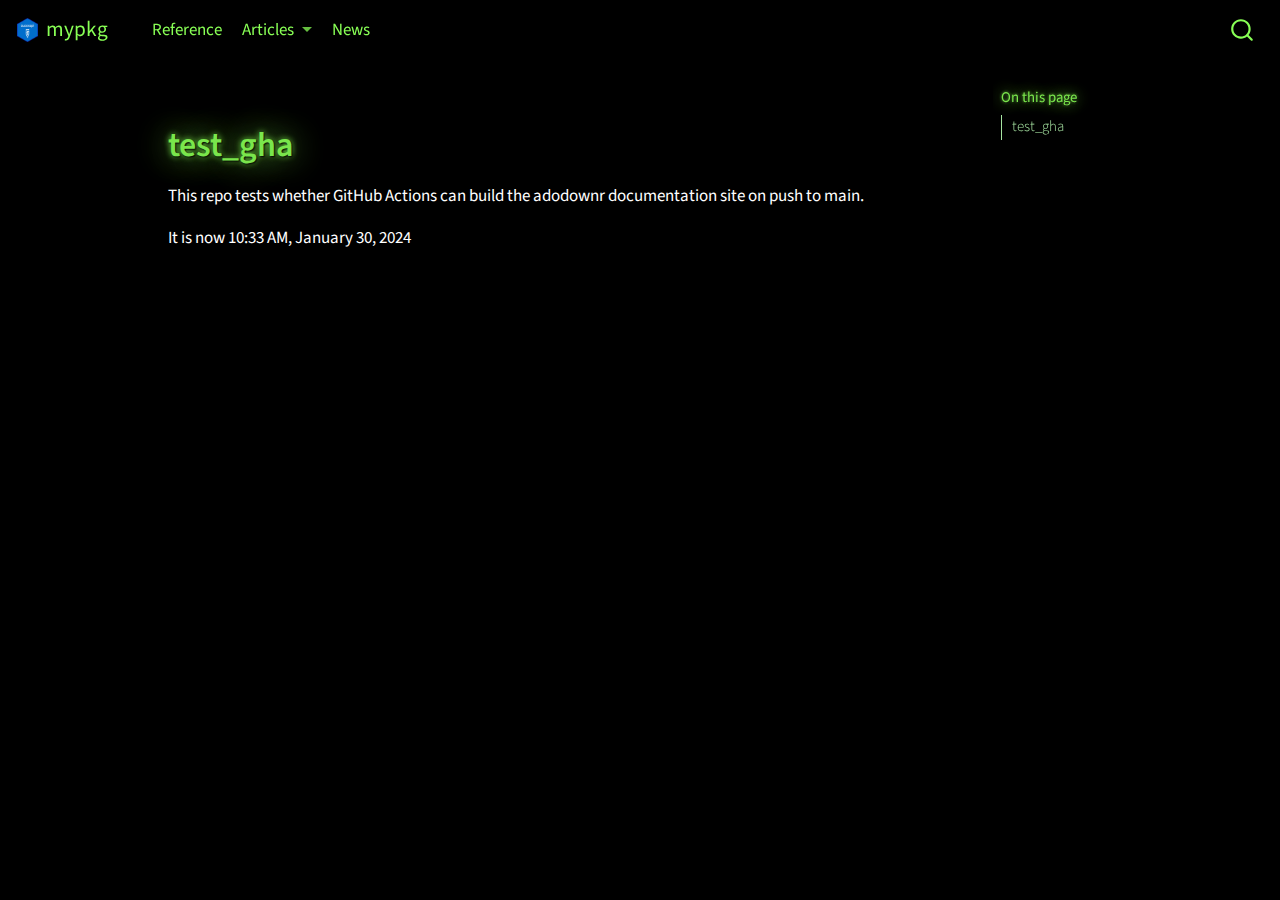
<file: docs/index.html>
<!DOCTYPE html>
<html xmlns="http://www.w3.org/1999/xhtml" lang="en" xml:lang="en"><head>

<meta charset="utf-8">
<meta name="generator" content="quarto-1.3.353">

<meta name="viewport" content="width=device-width, initial-scale=1.0, user-scalable=yes">


<title>mypkg</title>
<style>
code{white-space: pre-wrap;}
span.smallcaps{font-variant: small-caps;}
div.columns{display: flex; gap: min(4vw, 1.5em);}
div.column{flex: auto; overflow-x: auto;}
div.hanging-indent{margin-left: 1.5em; text-indent: -1.5em;}
ul.task-list{list-style: none;}
ul.task-list li input[type="checkbox"] {
  width: 0.8em;
  margin: 0 0.8em 0.2em -1em; /* quarto-specific, see https://github.com/quarto-dev/quarto-cli/issues/4556 */ 
  vertical-align: middle;
}
</style>


<script src="site_libs/quarto-nav/quarto-nav.js"></script>
<script src="site_libs/quarto-nav/headroom.min.js"></script>
<script src="site_libs/clipboard/clipboard.min.js"></script>
<script src="site_libs/quarto-search/autocomplete.umd.js"></script>
<script src="site_libs/quarto-search/fuse.min.js"></script>
<script src="site_libs/quarto-search/quarto-search.js"></script>
<meta name="quarto:offset" content="./">
<script src="site_libs/quarto-html/quarto.js"></script>
<script src="site_libs/quarto-html/popper.min.js"></script>
<script src="site_libs/quarto-html/tippy.umd.min.js"></script>
<script src="site_libs/quarto-html/anchor.min.js"></script>
<link href="site_libs/quarto-html/tippy.css" rel="stylesheet">
<link href="site_libs/quarto-html/quarto-syntax-highlighting-dark.css" rel="stylesheet" id="quarto-text-highlighting-styles">
<script src="site_libs/bootstrap/bootstrap.min.js"></script>
<link href="site_libs/bootstrap/bootstrap-icons.css" rel="stylesheet">
<link href="site_libs/bootstrap/bootstrap.min.css" rel="stylesheet" id="quarto-bootstrap" data-mode="dark">
<script id="quarto-search-options" type="application/json">{
  "location": "navbar",
  "copy-button": false,
  "collapse-after": 3,
  "panel-placement": "end",
  "type": "overlay",
  "limit": 20,
  "language": {
    "search-no-results-text": "No results",
    "search-matching-documents-text": "matching documents",
    "search-copy-link-title": "Copy link to search",
    "search-hide-matches-text": "Hide additional matches",
    "search-more-match-text": "more match in this document",
    "search-more-matches-text": "more matches in this document",
    "search-clear-button-title": "Clear",
    "search-detached-cancel-button-title": "Cancel",
    "search-submit-button-title": "Submit"
  }
}</script>


</head>

<body class="nav-fixed">

<div id="quarto-search-results"></div>
  <header id="quarto-header" class="headroom fixed-top">
    <nav class="navbar navbar-expand-lg navbar-dark ">
      <div class="navbar-container container-fluid">
      <div class="navbar-brand-container">
    <a href="./index.html" class="navbar-brand navbar-brand-logo">
    <img src="./images/logo.png" alt="" class="navbar-logo">
    </a>
    <a class="navbar-brand" href="./index.html">
    <span class="navbar-title">mypkg</span>
    </a>
  </div>
            <div id="quarto-search" class="" title="Search"></div>
          <button class="navbar-toggler" type="button" data-bs-toggle="collapse" data-bs-target="#navbarCollapse" aria-controls="navbarCollapse" aria-expanded="false" aria-label="Toggle navigation" onclick="if (window.quartoToggleHeadroom) { window.quartoToggleHeadroom(); }">
  <span class="navbar-toggler-icon"></span>
</button>
          <div class="collapse navbar-collapse" id="navbarCollapse">
            <ul class="navbar-nav navbar-nav-scroll me-auto">
  <li class="nav-item">
    <a class="nav-link" href="./reference/index.html" rel="" target="">
 <span class="menu-text">Reference</span></a>
  </li>  
  <li class="nav-item dropdown ">
    <a class="nav-link dropdown-toggle" href="#" id="nav-menu-articles" role="button" data-bs-toggle="dropdown" aria-expanded="false" rel="" target="">
 <span class="menu-text">Articles</span>
    </a>
    <ul class="dropdown-menu" aria-labelledby="nav-menu-articles">    
        <li>
    <a class="dropdown-item" href="./articles/topic1.html" rel="" target="">
 <span class="dropdown-text">Topic 1</span></a>
  </li>  
        <li>
    <a class="dropdown-item" href="./articles/topic2.html" rel="" target="">
 <span class="dropdown-text">Topic 2</span></a>
  </li>  
    </ul>
  </li>
  <li class="nav-item">
    <a class="nav-link" href="./news.html" rel="" target="">
 <span class="menu-text">News</span></a>
  </li>  
</ul>
            <ul class="navbar-nav navbar-nav-scroll ms-auto">
</ul>
            <div class="quarto-navbar-tools">
</div>
          </div> <!-- /navcollapse -->
      </div> <!-- /container-fluid -->
    </nav>
</header>
<!-- content -->
<div id="quarto-content" class="quarto-container page-columns page-rows-contents page-layout-article page-navbar">
<!-- sidebar -->
<!-- margin-sidebar -->
    <div id="quarto-margin-sidebar" class="sidebar margin-sidebar">
        <nav id="TOC" role="doc-toc" class="toc-active">
    <h2 id="toc-title">On this page</h2>
   
  <ul>
  <li><a href="#test_gha" id="toc-test_gha" class="nav-link active" data-scroll-target="#test_gha">test_gha</a></li>
  </ul>
</nav>
    </div>
<!-- main -->
<main class="content" id="quarto-document-content">



<section id="test_gha" class="level1">
<h1>test_gha</h1>
<p>This repo tests whether GitHub Actions can build the adodownr documentation site on push to main.</p>
<p>It is now 10:33 AM, January 30, 2024</p>


</section>

</main> <!-- /main -->
<script id="quarto-html-after-body" type="application/javascript">
window.document.addEventListener("DOMContentLoaded", function (event) {
  const toggleBodyColorMode = (bsSheetEl) => {
    const mode = bsSheetEl.getAttribute("data-mode");
    const bodyEl = window.document.querySelector("body");
    if (mode === "dark") {
      bodyEl.classList.add("quarto-dark");
      bodyEl.classList.remove("quarto-light");
    } else {
      bodyEl.classList.add("quarto-light");
      bodyEl.classList.remove("quarto-dark");
    }
  }
  const toggleBodyColorPrimary = () => {
    const bsSheetEl = window.document.querySelector("link#quarto-bootstrap");
    if (bsSheetEl) {
      toggleBodyColorMode(bsSheetEl);
    }
  }
  toggleBodyColorPrimary();  
  const icon = "";
  const anchorJS = new window.AnchorJS();
  anchorJS.options = {
    placement: 'right',
    icon: icon
  };
  anchorJS.add('.anchored');
  const isCodeAnnotation = (el) => {
    for (const clz of el.classList) {
      if (clz.startsWith('code-annotation-')) {                     
        return true;
      }
    }
    return false;
  }
  const clipboard = new window.ClipboardJS('.code-copy-button', {
    text: function(trigger) {
      const codeEl = trigger.previousElementSibling.cloneNode(true);
      for (const childEl of codeEl.children) {
        if (isCodeAnnotation(childEl)) {
          childEl.remove();
        }
      }
      return codeEl.innerText;
    }
  });
  clipboard.on('success', function(e) {
    // button target
    const button = e.trigger;
    // don't keep focus
    button.blur();
    // flash "checked"
    button.classList.add('code-copy-button-checked');
    var currentTitle = button.getAttribute("title");
    button.setAttribute("title", "Copied!");
    let tooltip;
    if (window.bootstrap) {
      button.setAttribute("data-bs-toggle", "tooltip");
      button.setAttribute("data-bs-placement", "left");
      button.setAttribute("data-bs-title", "Copied!");
      tooltip = new bootstrap.Tooltip(button, 
        { trigger: "manual", 
          customClass: "code-copy-button-tooltip",
          offset: [0, -8]});
      tooltip.show();    
    }
    setTimeout(function() {
      if (tooltip) {
        tooltip.hide();
        button.removeAttribute("data-bs-title");
        button.removeAttribute("data-bs-toggle");
        button.removeAttribute("data-bs-placement");
      }
      button.setAttribute("title", currentTitle);
      button.classList.remove('code-copy-button-checked');
    }, 1000);
    // clear code selection
    e.clearSelection();
  });
  function tippyHover(el, contentFn) {
    const config = {
      allowHTML: true,
      content: contentFn,
      maxWidth: 500,
      delay: 100,
      arrow: false,
      appendTo: function(el) {
          return el.parentElement;
      },
      interactive: true,
      interactiveBorder: 10,
      theme: 'quarto',
      placement: 'bottom-start'
    };
    window.tippy(el, config); 
  }
  const noterefs = window.document.querySelectorAll('a[role="doc-noteref"]');
  for (var i=0; i<noterefs.length; i++) {
    const ref = noterefs[i];
    tippyHover(ref, function() {
      // use id or data attribute instead here
      let href = ref.getAttribute('data-footnote-href') || ref.getAttribute('href');
      try { href = new URL(href).hash; } catch {}
      const id = href.replace(/^#\/?/, "");
      const note = window.document.getElementById(id);
      return note.innerHTML;
    });
  }
      let selectedAnnoteEl;
      const selectorForAnnotation = ( cell, annotation) => {
        let cellAttr = 'data-code-cell="' + cell + '"';
        let lineAttr = 'data-code-annotation="' +  annotation + '"';
        const selector = 'span[' + cellAttr + '][' + lineAttr + ']';
        return selector;
      }
      const selectCodeLines = (annoteEl) => {
        const doc = window.document;
        const targetCell = annoteEl.getAttribute("data-target-cell");
        const targetAnnotation = annoteEl.getAttribute("data-target-annotation");
        const annoteSpan = window.document.querySelector(selectorForAnnotation(targetCell, targetAnnotation));
        const lines = annoteSpan.getAttribute("data-code-lines").split(",");
        const lineIds = lines.map((line) => {
          return targetCell + "-" + line;
        })
        let top = null;
        let height = null;
        let parent = null;
        if (lineIds.length > 0) {
            //compute the position of the single el (top and bottom and make a div)
            const el = window.document.getElementById(lineIds[0]);
            top = el.offsetTop;
            height = el.offsetHeight;
            parent = el.parentElement.parentElement;
          if (lineIds.length > 1) {
            const lastEl = window.document.getElementById(lineIds[lineIds.length - 1]);
            const bottom = lastEl.offsetTop + lastEl.offsetHeight;
            height = bottom - top;
          }
          if (top !== null && height !== null && parent !== null) {
            // cook up a div (if necessary) and position it 
            let div = window.document.getElementById("code-annotation-line-highlight");
            if (div === null) {
              div = window.document.createElement("div");
              div.setAttribute("id", "code-annotation-line-highlight");
              div.style.position = 'absolute';
              parent.appendChild(div);
            }
            div.style.top = top - 2 + "px";
            div.style.height = height + 4 + "px";
            let gutterDiv = window.document.getElementById("code-annotation-line-highlight-gutter");
            if (gutterDiv === null) {
              gutterDiv = window.document.createElement("div");
              gutterDiv.setAttribute("id", "code-annotation-line-highlight-gutter");
              gutterDiv.style.position = 'absolute';
              const codeCell = window.document.getElementById(targetCell);
              const gutter = codeCell.querySelector('.code-annotation-gutter');
              gutter.appendChild(gutterDiv);
            }
            gutterDiv.style.top = top - 2 + "px";
            gutterDiv.style.height = height + 4 + "px";
          }
          selectedAnnoteEl = annoteEl;
        }
      };
      const unselectCodeLines = () => {
        const elementsIds = ["code-annotation-line-highlight", "code-annotation-line-highlight-gutter"];
        elementsIds.forEach((elId) => {
          const div = window.document.getElementById(elId);
          if (div) {
            div.remove();
          }
        });
        selectedAnnoteEl = undefined;
      };
      // Attach click handler to the DT
      const annoteDls = window.document.querySelectorAll('dt[data-target-cell]');
      for (const annoteDlNode of annoteDls) {
        annoteDlNode.addEventListener('click', (event) => {
          const clickedEl = event.target;
          if (clickedEl !== selectedAnnoteEl) {
            unselectCodeLines();
            const activeEl = window.document.querySelector('dt[data-target-cell].code-annotation-active');
            if (activeEl) {
              activeEl.classList.remove('code-annotation-active');
            }
            selectCodeLines(clickedEl);
            clickedEl.classList.add('code-annotation-active');
          } else {
            // Unselect the line
            unselectCodeLines();
            clickedEl.classList.remove('code-annotation-active');
          }
        });
      }
  const findCites = (el) => {
    const parentEl = el.parentElement;
    if (parentEl) {
      const cites = parentEl.dataset.cites;
      if (cites) {
        return {
          el,
          cites: cites.split(' ')
        };
      } else {
        return findCites(el.parentElement)
      }
    } else {
      return undefined;
    }
  };
  var bibliorefs = window.document.querySelectorAll('a[role="doc-biblioref"]');
  for (var i=0; i<bibliorefs.length; i++) {
    const ref = bibliorefs[i];
    const citeInfo = findCites(ref);
    if (citeInfo) {
      tippyHover(citeInfo.el, function() {
        var popup = window.document.createElement('div');
        citeInfo.cites.forEach(function(cite) {
          var citeDiv = window.document.createElement('div');
          citeDiv.classList.add('hanging-indent');
          citeDiv.classList.add('csl-entry');
          var biblioDiv = window.document.getElementById('ref-' + cite);
          if (biblioDiv) {
            citeDiv.innerHTML = biblioDiv.innerHTML;
          }
          popup.appendChild(citeDiv);
        });
        return popup.innerHTML;
      });
    }
  }
});
</script>
</div> <!-- /content -->



</body></html>
</file>
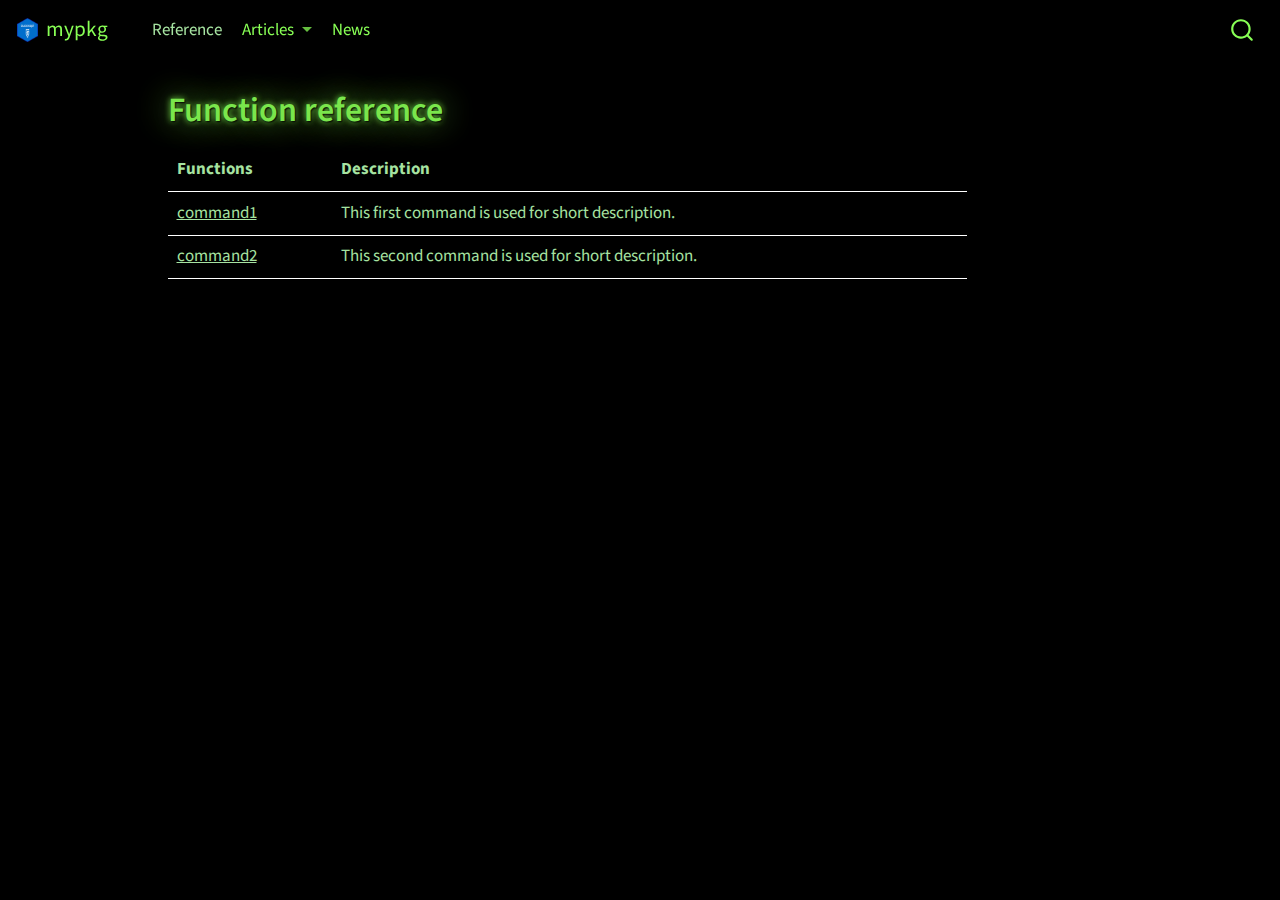
<file: docs/reference/index.html>
<!DOCTYPE html>
<html xmlns="http://www.w3.org/1999/xhtml" lang="en" xml:lang="en"><head>

<meta charset="utf-8">
<meta name="generator" content="quarto-1.3.353">

<meta name="viewport" content="width=device-width, initial-scale=1.0, user-scalable=yes">


<title>mypkg - Function reference</title>
<style>
code{white-space: pre-wrap;}
span.smallcaps{font-variant: small-caps;}
div.columns{display: flex; gap: min(4vw, 1.5em);}
div.column{flex: auto; overflow-x: auto;}
div.hanging-indent{margin-left: 1.5em; text-indent: -1.5em;}
ul.task-list{list-style: none;}
ul.task-list li input[type="checkbox"] {
  width: 0.8em;
  margin: 0 0.8em 0.2em -1em; /* quarto-specific, see https://github.com/quarto-dev/quarto-cli/issues/4556 */ 
  vertical-align: middle;
}
</style>


<script src="../site_libs/quarto-nav/quarto-nav.js"></script>
<script src="../site_libs/quarto-nav/headroom.min.js"></script>
<script src="../site_libs/clipboard/clipboard.min.js"></script>
<script src="../site_libs/quarto-search/autocomplete.umd.js"></script>
<script src="../site_libs/quarto-search/fuse.min.js"></script>
<script src="../site_libs/quarto-search/quarto-search.js"></script>
<meta name="quarto:offset" content="../">
<script src="../site_libs/quarto-html/quarto.js"></script>
<script src="../site_libs/quarto-html/popper.min.js"></script>
<script src="../site_libs/quarto-html/tippy.umd.min.js"></script>
<script src="../site_libs/quarto-html/anchor.min.js"></script>
<link href="../site_libs/quarto-html/tippy.css" rel="stylesheet">
<link href="../site_libs/quarto-html/quarto-syntax-highlighting-dark.css" rel="stylesheet" id="quarto-text-highlighting-styles">
<script src="../site_libs/bootstrap/bootstrap.min.js"></script>
<link href="../site_libs/bootstrap/bootstrap-icons.css" rel="stylesheet">
<link href="../site_libs/bootstrap/bootstrap.min.css" rel="stylesheet" id="quarto-bootstrap" data-mode="dark">
<script id="quarto-search-options" type="application/json">{
  "location": "navbar",
  "copy-button": false,
  "collapse-after": 3,
  "panel-placement": "end",
  "type": "overlay",
  "limit": 20,
  "language": {
    "search-no-results-text": "No results",
    "search-matching-documents-text": "matching documents",
    "search-copy-link-title": "Copy link to search",
    "search-hide-matches-text": "Hide additional matches",
    "search-more-match-text": "more match in this document",
    "search-more-matches-text": "more matches in this document",
    "search-clear-button-title": "Clear",
    "search-detached-cancel-button-title": "Cancel",
    "search-submit-button-title": "Submit"
  }
}</script>


</head>

<body class="nav-fixed">

<div id="quarto-search-results"></div>
  <header id="quarto-header" class="headroom fixed-top">
    <nav class="navbar navbar-expand-lg navbar-dark ">
      <div class="navbar-container container-fluid">
      <div class="navbar-brand-container">
    <a href="../index.html" class="navbar-brand navbar-brand-logo">
    <img src="../images/logo.png" alt="" class="navbar-logo">
    </a>
    <a class="navbar-brand" href="../index.html">
    <span class="navbar-title">mypkg</span>
    </a>
  </div>
            <div id="quarto-search" class="" title="Search"></div>
          <button class="navbar-toggler" type="button" data-bs-toggle="collapse" data-bs-target="#navbarCollapse" aria-controls="navbarCollapse" aria-expanded="false" aria-label="Toggle navigation" onclick="if (window.quartoToggleHeadroom) { window.quartoToggleHeadroom(); }">
  <span class="navbar-toggler-icon"></span>
</button>
          <div class="collapse navbar-collapse" id="navbarCollapse">
            <ul class="navbar-nav navbar-nav-scroll me-auto">
  <li class="nav-item">
    <a class="nav-link active" href="../reference/index.html" rel="" target="" aria-current="page">
 <span class="menu-text">Reference</span></a>
  </li>  
  <li class="nav-item dropdown ">
    <a class="nav-link dropdown-toggle" href="#" id="nav-menu-articles" role="button" data-bs-toggle="dropdown" aria-expanded="false" rel="" target="">
 <span class="menu-text">Articles</span>
    </a>
    <ul class="dropdown-menu" aria-labelledby="nav-menu-articles">    
        <li>
    <a class="dropdown-item" href="../articles/topic1.html" rel="" target="">
 <span class="dropdown-text">Topic 1</span></a>
  </li>  
        <li>
    <a class="dropdown-item" href="../articles/topic2.html" rel="" target="">
 <span class="dropdown-text">Topic 2</span></a>
  </li>  
    </ul>
  </li>
  <li class="nav-item">
    <a class="nav-link" href="../news.html" rel="" target="">
 <span class="menu-text">News</span></a>
  </li>  
</ul>
            <ul class="navbar-nav navbar-nav-scroll ms-auto">
</ul>
            <div class="quarto-navbar-tools">
</div>
          </div> <!-- /navcollapse -->
      </div> <!-- /container-fluid -->
    </nav>
</header>
<!-- content -->
<div id="quarto-content" class="quarto-container page-columns page-rows-contents page-layout-article page-navbar">
<!-- sidebar -->
<!-- margin-sidebar -->
    <div id="quarto-margin-sidebar" class="sidebar margin-sidebar">
        
    </div>
<!-- main -->
<main class="content" id="quarto-document-content">

<header id="title-block-header" class="quarto-title-block default">
<div class="quarto-title">
<h1 class="title">Function reference</h1>
</div>



<div class="quarto-title-meta">

    
  
    
  </div>
  

</header>

<table class="table">
<thead>
<tr class="header">
<th>Functions</th>
<th>Description</th>
</tr>
</thead>
<tbody>
<tr class="odd">
<td><a href="../reference/command1.html">command1</a></td>
<td>This first command is used for short description.</td>
</tr>
<tr class="even">
<td><a href="../reference/command2.html">command2</a></td>
<td>This second command is used for short description.</td>
</tr>
</tbody>
</table>



</main> <!-- /main -->
<script id="quarto-html-after-body" type="application/javascript">
window.document.addEventListener("DOMContentLoaded", function (event) {
  const toggleBodyColorMode = (bsSheetEl) => {
    const mode = bsSheetEl.getAttribute("data-mode");
    const bodyEl = window.document.querySelector("body");
    if (mode === "dark") {
      bodyEl.classList.add("quarto-dark");
      bodyEl.classList.remove("quarto-light");
    } else {
      bodyEl.classList.add("quarto-light");
      bodyEl.classList.remove("quarto-dark");
    }
  }
  const toggleBodyColorPrimary = () => {
    const bsSheetEl = window.document.querySelector("link#quarto-bootstrap");
    if (bsSheetEl) {
      toggleBodyColorMode(bsSheetEl);
    }
  }
  toggleBodyColorPrimary();  
  const icon = "";
  const anchorJS = new window.AnchorJS();
  anchorJS.options = {
    placement: 'right',
    icon: icon
  };
  anchorJS.add('.anchored');
  const isCodeAnnotation = (el) => {
    for (const clz of el.classList) {
      if (clz.startsWith('code-annotation-')) {                     
        return true;
      }
    }
    return false;
  }
  const clipboard = new window.ClipboardJS('.code-copy-button', {
    text: function(trigger) {
      const codeEl = trigger.previousElementSibling.cloneNode(true);
      for (const childEl of codeEl.children) {
        if (isCodeAnnotation(childEl)) {
          childEl.remove();
        }
      }
      return codeEl.innerText;
    }
  });
  clipboard.on('success', function(e) {
    // button target
    const button = e.trigger;
    // don't keep focus
    button.blur();
    // flash "checked"
    button.classList.add('code-copy-button-checked');
    var currentTitle = button.getAttribute("title");
    button.setAttribute("title", "Copied!");
    let tooltip;
    if (window.bootstrap) {
      button.setAttribute("data-bs-toggle", "tooltip");
      button.setAttribute("data-bs-placement", "left");
      button.setAttribute("data-bs-title", "Copied!");
      tooltip = new bootstrap.Tooltip(button, 
        { trigger: "manual", 
          customClass: "code-copy-button-tooltip",
          offset: [0, -8]});
      tooltip.show();    
    }
    setTimeout(function() {
      if (tooltip) {
        tooltip.hide();
        button.removeAttribute("data-bs-title");
        button.removeAttribute("data-bs-toggle");
        button.removeAttribute("data-bs-placement");
      }
      button.setAttribute("title", currentTitle);
      button.classList.remove('code-copy-button-checked');
    }, 1000);
    // clear code selection
    e.clearSelection();
  });
  function tippyHover(el, contentFn) {
    const config = {
      allowHTML: true,
      content: contentFn,
      maxWidth: 500,
      delay: 100,
      arrow: false,
      appendTo: function(el) {
          return el.parentElement;
      },
      interactive: true,
      interactiveBorder: 10,
      theme: 'quarto',
      placement: 'bottom-start'
    };
    window.tippy(el, config); 
  }
  const noterefs = window.document.querySelectorAll('a[role="doc-noteref"]');
  for (var i=0; i<noterefs.length; i++) {
    const ref = noterefs[i];
    tippyHover(ref, function() {
      // use id or data attribute instead here
      let href = ref.getAttribute('data-footnote-href') || ref.getAttribute('href');
      try { href = new URL(href).hash; } catch {}
      const id = href.replace(/^#\/?/, "");
      const note = window.document.getElementById(id);
      return note.innerHTML;
    });
  }
      let selectedAnnoteEl;
      const selectorForAnnotation = ( cell, annotation) => {
        let cellAttr = 'data-code-cell="' + cell + '"';
        let lineAttr = 'data-code-annotation="' +  annotation + '"';
        const selector = 'span[' + cellAttr + '][' + lineAttr + ']';
        return selector;
      }
      const selectCodeLines = (annoteEl) => {
        const doc = window.document;
        const targetCell = annoteEl.getAttribute("data-target-cell");
        const targetAnnotation = annoteEl.getAttribute("data-target-annotation");
        const annoteSpan = window.document.querySelector(selectorForAnnotation(targetCell, targetAnnotation));
        const lines = annoteSpan.getAttribute("data-code-lines").split(",");
        const lineIds = lines.map((line) => {
          return targetCell + "-" + line;
        })
        let top = null;
        let height = null;
        let parent = null;
        if (lineIds.length > 0) {
            //compute the position of the single el (top and bottom and make a div)
            const el = window.document.getElementById(lineIds[0]);
            top = el.offsetTop;
            height = el.offsetHeight;
            parent = el.parentElement.parentElement;
          if (lineIds.length > 1) {
            const lastEl = window.document.getElementById(lineIds[lineIds.length - 1]);
            const bottom = lastEl.offsetTop + lastEl.offsetHeight;
            height = bottom - top;
          }
          if (top !== null && height !== null && parent !== null) {
            // cook up a div (if necessary) and position it 
            let div = window.document.getElementById("code-annotation-line-highlight");
            if (div === null) {
              div = window.document.createElement("div");
              div.setAttribute("id", "code-annotation-line-highlight");
              div.style.position = 'absolute';
              parent.appendChild(div);
            }
            div.style.top = top - 2 + "px";
            div.style.height = height + 4 + "px";
            let gutterDiv = window.document.getElementById("code-annotation-line-highlight-gutter");
            if (gutterDiv === null) {
              gutterDiv = window.document.createElement("div");
              gutterDiv.setAttribute("id", "code-annotation-line-highlight-gutter");
              gutterDiv.style.position = 'absolute';
              const codeCell = window.document.getElementById(targetCell);
              const gutter = codeCell.querySelector('.code-annotation-gutter');
              gutter.appendChild(gutterDiv);
            }
            gutterDiv.style.top = top - 2 + "px";
            gutterDiv.style.height = height + 4 + "px";
          }
          selectedAnnoteEl = annoteEl;
        }
      };
      const unselectCodeLines = () => {
        const elementsIds = ["code-annotation-line-highlight", "code-annotation-line-highlight-gutter"];
        elementsIds.forEach((elId) => {
          const div = window.document.getElementById(elId);
          if (div) {
            div.remove();
          }
        });
        selectedAnnoteEl = undefined;
      };
      // Attach click handler to the DT
      const annoteDls = window.document.querySelectorAll('dt[data-target-cell]');
      for (const annoteDlNode of annoteDls) {
        annoteDlNode.addEventListener('click', (event) => {
          const clickedEl = event.target;
          if (clickedEl !== selectedAnnoteEl) {
            unselectCodeLines();
            const activeEl = window.document.querySelector('dt[data-target-cell].code-annotation-active');
            if (activeEl) {
              activeEl.classList.remove('code-annotation-active');
            }
            selectCodeLines(clickedEl);
            clickedEl.classList.add('code-annotation-active');
          } else {
            // Unselect the line
            unselectCodeLines();
            clickedEl.classList.remove('code-annotation-active');
          }
        });
      }
  const findCites = (el) => {
    const parentEl = el.parentElement;
    if (parentEl) {
      const cites = parentEl.dataset.cites;
      if (cites) {
        return {
          el,
          cites: cites.split(' ')
        };
      } else {
        return findCites(el.parentElement)
      }
    } else {
      return undefined;
    }
  };
  var bibliorefs = window.document.querySelectorAll('a[role="doc-biblioref"]');
  for (var i=0; i<bibliorefs.length; i++) {
    const ref = bibliorefs[i];
    const citeInfo = findCites(ref);
    if (citeInfo) {
      tippyHover(citeInfo.el, function() {
        var popup = window.document.createElement('div');
        citeInfo.cites.forEach(function(cite) {
          var citeDiv = window.document.createElement('div');
          citeDiv.classList.add('hanging-indent');
          citeDiv.classList.add('csl-entry');
          var biblioDiv = window.document.getElementById('ref-' + cite);
          if (biblioDiv) {
            citeDiv.innerHTML = biblioDiv.innerHTML;
          }
          popup.appendChild(citeDiv);
        });
        return popup.innerHTML;
      });
    }
  }
});
</script>
</div> <!-- /content -->



</body></html>
</file>
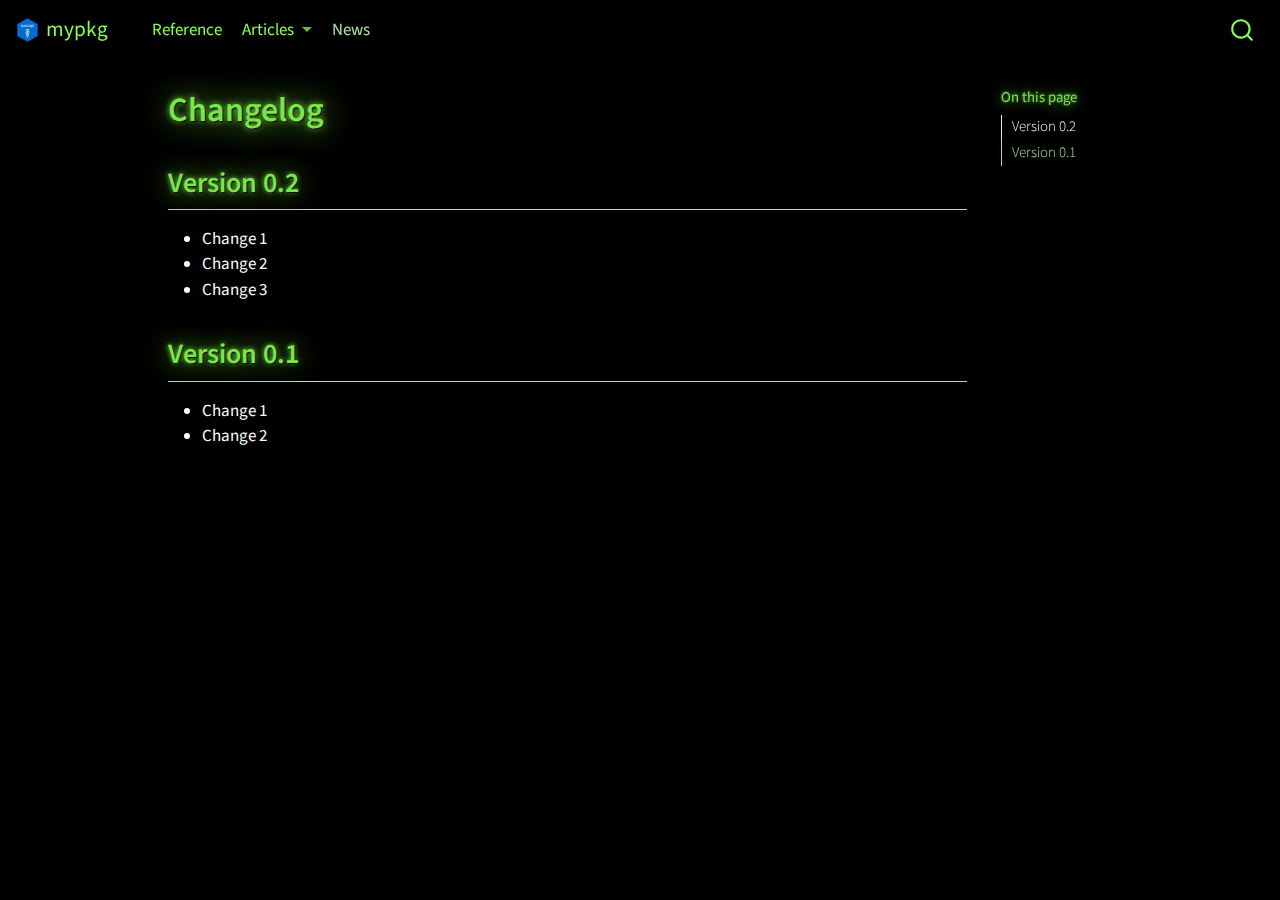
<file: docs/news.html>
<!DOCTYPE html>
<html xmlns="http://www.w3.org/1999/xhtml" lang="en" xml:lang="en"><head>

<meta charset="utf-8">
<meta name="generator" content="quarto-1.3.353">

<meta name="viewport" content="width=device-width, initial-scale=1.0, user-scalable=yes">


<title>mypkg - Changelog</title>
<style>
code{white-space: pre-wrap;}
span.smallcaps{font-variant: small-caps;}
div.columns{display: flex; gap: min(4vw, 1.5em);}
div.column{flex: auto; overflow-x: auto;}
div.hanging-indent{margin-left: 1.5em; text-indent: -1.5em;}
ul.task-list{list-style: none;}
ul.task-list li input[type="checkbox"] {
  width: 0.8em;
  margin: 0 0.8em 0.2em -1em; /* quarto-specific, see https://github.com/quarto-dev/quarto-cli/issues/4556 */ 
  vertical-align: middle;
}
</style>


<script src="site_libs/quarto-nav/quarto-nav.js"></script>
<script src="site_libs/quarto-nav/headroom.min.js"></script>
<script src="site_libs/clipboard/clipboard.min.js"></script>
<script src="site_libs/quarto-search/autocomplete.umd.js"></script>
<script src="site_libs/quarto-search/fuse.min.js"></script>
<script src="site_libs/quarto-search/quarto-search.js"></script>
<meta name="quarto:offset" content="./">
<script src="site_libs/quarto-html/quarto.js"></script>
<script src="site_libs/quarto-html/popper.min.js"></script>
<script src="site_libs/quarto-html/tippy.umd.min.js"></script>
<script src="site_libs/quarto-html/anchor.min.js"></script>
<link href="site_libs/quarto-html/tippy.css" rel="stylesheet">
<link href="site_libs/quarto-html/quarto-syntax-highlighting-dark.css" rel="stylesheet" id="quarto-text-highlighting-styles">
<script src="site_libs/bootstrap/bootstrap.min.js"></script>
<link href="site_libs/bootstrap/bootstrap-icons.css" rel="stylesheet">
<link href="site_libs/bootstrap/bootstrap.min.css" rel="stylesheet" id="quarto-bootstrap" data-mode="dark">
<script id="quarto-search-options" type="application/json">{
  "location": "navbar",
  "copy-button": false,
  "collapse-after": 3,
  "panel-placement": "end",
  "type": "overlay",
  "limit": 20,
  "language": {
    "search-no-results-text": "No results",
    "search-matching-documents-text": "matching documents",
    "search-copy-link-title": "Copy link to search",
    "search-hide-matches-text": "Hide additional matches",
    "search-more-match-text": "more match in this document",
    "search-more-matches-text": "more matches in this document",
    "search-clear-button-title": "Clear",
    "search-detached-cancel-button-title": "Cancel",
    "search-submit-button-title": "Submit"
  }
}</script>


</head>

<body class="nav-fixed">

<div id="quarto-search-results"></div>
  <header id="quarto-header" class="headroom fixed-top">
    <nav class="navbar navbar-expand-lg navbar-dark ">
      <div class="navbar-container container-fluid">
      <div class="navbar-brand-container">
    <a href="./index.html" class="navbar-brand navbar-brand-logo">
    <img src="./images/logo.png" alt="" class="navbar-logo">
    </a>
    <a class="navbar-brand" href="./index.html">
    <span class="navbar-title">mypkg</span>
    </a>
  </div>
            <div id="quarto-search" class="" title="Search"></div>
          <button class="navbar-toggler" type="button" data-bs-toggle="collapse" data-bs-target="#navbarCollapse" aria-controls="navbarCollapse" aria-expanded="false" aria-label="Toggle navigation" onclick="if (window.quartoToggleHeadroom) { window.quartoToggleHeadroom(); }">
  <span class="navbar-toggler-icon"></span>
</button>
          <div class="collapse navbar-collapse" id="navbarCollapse">
            <ul class="navbar-nav navbar-nav-scroll me-auto">
  <li class="nav-item">
    <a class="nav-link" href="./reference/index.html" rel="" target="">
 <span class="menu-text">Reference</span></a>
  </li>  
  <li class="nav-item dropdown ">
    <a class="nav-link dropdown-toggle" href="#" id="nav-menu-articles" role="button" data-bs-toggle="dropdown" aria-expanded="false" rel="" target="">
 <span class="menu-text">Articles</span>
    </a>
    <ul class="dropdown-menu" aria-labelledby="nav-menu-articles">    
        <li>
    <a class="dropdown-item" href="./articles/topic1.html" rel="" target="">
 <span class="dropdown-text">Topic 1</span></a>
  </li>  
        <li>
    <a class="dropdown-item" href="./articles/topic2.html" rel="" target="">
 <span class="dropdown-text">Topic 2</span></a>
  </li>  
    </ul>
  </li>
  <li class="nav-item">
    <a class="nav-link active" href="./news.html" rel="" target="" aria-current="page">
 <span class="menu-text">News</span></a>
  </li>  
</ul>
            <ul class="navbar-nav navbar-nav-scroll ms-auto">
</ul>
            <div class="quarto-navbar-tools">
</div>
          </div> <!-- /navcollapse -->
      </div> <!-- /container-fluid -->
    </nav>
</header>
<!-- content -->
<div id="quarto-content" class="quarto-container page-columns page-rows-contents page-layout-article page-navbar">
<!-- sidebar -->
<!-- margin-sidebar -->
    <div id="quarto-margin-sidebar" class="sidebar margin-sidebar">
        <nav id="TOC" role="doc-toc" class="toc-active">
    <h2 id="toc-title">On this page</h2>
   
  <ul>
  <li><a href="#version-0.2" id="toc-version-0.2" class="nav-link active" data-scroll-target="#version-0.2">Version 0.2</a></li>
  <li><a href="#version-0.1" id="toc-version-0.1" class="nav-link" data-scroll-target="#version-0.1">Version 0.1</a></li>
  </ul>
</nav>
    </div>
<!-- main -->
<main class="content" id="quarto-document-content">

<header id="title-block-header" class="quarto-title-block default">
<div class="quarto-title">
<h1 class="title">Changelog</h1>
</div>



<div class="quarto-title-meta">

    
  
    
  </div>
  

</header>

<section id="version-0.2" class="level2">
<h2 class="anchored" data-anchor-id="version-0.2">Version 0.2</h2>
<ul>
<li>Change 1</li>
<li>Change 2</li>
<li>Change 3</li>
</ul>
</section>
<section id="version-0.1" class="level2">
<h2 class="anchored" data-anchor-id="version-0.1">Version 0.1</h2>
<ul>
<li>Change 1</li>
<li>Change 2</li>
</ul>


</section>

</main> <!-- /main -->
<script id="quarto-html-after-body" type="application/javascript">
window.document.addEventListener("DOMContentLoaded", function (event) {
  const toggleBodyColorMode = (bsSheetEl) => {
    const mode = bsSheetEl.getAttribute("data-mode");
    const bodyEl = window.document.querySelector("body");
    if (mode === "dark") {
      bodyEl.classList.add("quarto-dark");
      bodyEl.classList.remove("quarto-light");
    } else {
      bodyEl.classList.add("quarto-light");
      bodyEl.classList.remove("quarto-dark");
    }
  }
  const toggleBodyColorPrimary = () => {
    const bsSheetEl = window.document.querySelector("link#quarto-bootstrap");
    if (bsSheetEl) {
      toggleBodyColorMode(bsSheetEl);
    }
  }
  toggleBodyColorPrimary();  
  const icon = "";
  const anchorJS = new window.AnchorJS();
  anchorJS.options = {
    placement: 'right',
    icon: icon
  };
  anchorJS.add('.anchored');
  const isCodeAnnotation = (el) => {
    for (const clz of el.classList) {
      if (clz.startsWith('code-annotation-')) {                     
        return true;
      }
    }
    return false;
  }
  const clipboard = new window.ClipboardJS('.code-copy-button', {
    text: function(trigger) {
      const codeEl = trigger.previousElementSibling.cloneNode(true);
      for (const childEl of codeEl.children) {
        if (isCodeAnnotation(childEl)) {
          childEl.remove();
        }
      }
      return codeEl.innerText;
    }
  });
  clipboard.on('success', function(e) {
    // button target
    const button = e.trigger;
    // don't keep focus
    button.blur();
    // flash "checked"
    button.classList.add('code-copy-button-checked');
    var currentTitle = button.getAttribute("title");
    button.setAttribute("title", "Copied!");
    let tooltip;
    if (window.bootstrap) {
      button.setAttribute("data-bs-toggle", "tooltip");
      button.setAttribute("data-bs-placement", "left");
      button.setAttribute("data-bs-title", "Copied!");
      tooltip = new bootstrap.Tooltip(button, 
        { trigger: "manual", 
          customClass: "code-copy-button-tooltip",
          offset: [0, -8]});
      tooltip.show();    
    }
    setTimeout(function() {
      if (tooltip) {
        tooltip.hide();
        button.removeAttribute("data-bs-title");
        button.removeAttribute("data-bs-toggle");
        button.removeAttribute("data-bs-placement");
      }
      button.setAttribute("title", currentTitle);
      button.classList.remove('code-copy-button-checked');
    }, 1000);
    // clear code selection
    e.clearSelection();
  });
  function tippyHover(el, contentFn) {
    const config = {
      allowHTML: true,
      content: contentFn,
      maxWidth: 500,
      delay: 100,
      arrow: false,
      appendTo: function(el) {
          return el.parentElement;
      },
      interactive: true,
      interactiveBorder: 10,
      theme: 'quarto',
      placement: 'bottom-start'
    };
    window.tippy(el, config); 
  }
  const noterefs = window.document.querySelectorAll('a[role="doc-noteref"]');
  for (var i=0; i<noterefs.length; i++) {
    const ref = noterefs[i];
    tippyHover(ref, function() {
      // use id or data attribute instead here
      let href = ref.getAttribute('data-footnote-href') || ref.getAttribute('href');
      try { href = new URL(href).hash; } catch {}
      const id = href.replace(/^#\/?/, "");
      const note = window.document.getElementById(id);
      return note.innerHTML;
    });
  }
      let selectedAnnoteEl;
      const selectorForAnnotation = ( cell, annotation) => {
        let cellAttr = 'data-code-cell="' + cell + '"';
        let lineAttr = 'data-code-annotation="' +  annotation + '"';
        const selector = 'span[' + cellAttr + '][' + lineAttr + ']';
        return selector;
      }
      const selectCodeLines = (annoteEl) => {
        const doc = window.document;
        const targetCell = annoteEl.getAttribute("data-target-cell");
        const targetAnnotation = annoteEl.getAttribute("data-target-annotation");
        const annoteSpan = window.document.querySelector(selectorForAnnotation(targetCell, targetAnnotation));
        const lines = annoteSpan.getAttribute("data-code-lines").split(",");
        const lineIds = lines.map((line) => {
          return targetCell + "-" + line;
        })
        let top = null;
        let height = null;
        let parent = null;
        if (lineIds.length > 0) {
            //compute the position of the single el (top and bottom and make a div)
            const el = window.document.getElementById(lineIds[0]);
            top = el.offsetTop;
            height = el.offsetHeight;
            parent = el.parentElement.parentElement;
          if (lineIds.length > 1) {
            const lastEl = window.document.getElementById(lineIds[lineIds.length - 1]);
            const bottom = lastEl.offsetTop + lastEl.offsetHeight;
            height = bottom - top;
          }
          if (top !== null && height !== null && parent !== null) {
            // cook up a div (if necessary) and position it 
            let div = window.document.getElementById("code-annotation-line-highlight");
            if (div === null) {
              div = window.document.createElement("div");
              div.setAttribute("id", "code-annotation-line-highlight");
              div.style.position = 'absolute';
              parent.appendChild(div);
            }
            div.style.top = top - 2 + "px";
            div.style.height = height + 4 + "px";
            let gutterDiv = window.document.getElementById("code-annotation-line-highlight-gutter");
            if (gutterDiv === null) {
              gutterDiv = window.document.createElement("div");
              gutterDiv.setAttribute("id", "code-annotation-line-highlight-gutter");
              gutterDiv.style.position = 'absolute';
              const codeCell = window.document.getElementById(targetCell);
              const gutter = codeCell.querySelector('.code-annotation-gutter');
              gutter.appendChild(gutterDiv);
            }
            gutterDiv.style.top = top - 2 + "px";
            gutterDiv.style.height = height + 4 + "px";
          }
          selectedAnnoteEl = annoteEl;
        }
      };
      const unselectCodeLines = () => {
        const elementsIds = ["code-annotation-line-highlight", "code-annotation-line-highlight-gutter"];
        elementsIds.forEach((elId) => {
          const div = window.document.getElementById(elId);
          if (div) {
            div.remove();
          }
        });
        selectedAnnoteEl = undefined;
      };
      // Attach click handler to the DT
      const annoteDls = window.document.querySelectorAll('dt[data-target-cell]');
      for (const annoteDlNode of annoteDls) {
        annoteDlNode.addEventListener('click', (event) => {
          const clickedEl = event.target;
          if (clickedEl !== selectedAnnoteEl) {
            unselectCodeLines();
            const activeEl = window.document.querySelector('dt[data-target-cell].code-annotation-active');
            if (activeEl) {
              activeEl.classList.remove('code-annotation-active');
            }
            selectCodeLines(clickedEl);
            clickedEl.classList.add('code-annotation-active');
          } else {
            // Unselect the line
            unselectCodeLines();
            clickedEl.classList.remove('code-annotation-active');
          }
        });
      }
  const findCites = (el) => {
    const parentEl = el.parentElement;
    if (parentEl) {
      const cites = parentEl.dataset.cites;
      if (cites) {
        return {
          el,
          cites: cites.split(' ')
        };
      } else {
        return findCites(el.parentElement)
      }
    } else {
      return undefined;
    }
  };
  var bibliorefs = window.document.querySelectorAll('a[role="doc-biblioref"]');
  for (var i=0; i<bibliorefs.length; i++) {
    const ref = bibliorefs[i];
    const citeInfo = findCites(ref);
    if (citeInfo) {
      tippyHover(citeInfo.el, function() {
        var popup = window.document.createElement('div');
        citeInfo.cites.forEach(function(cite) {
          var citeDiv = window.document.createElement('div');
          citeDiv.classList.add('hanging-indent');
          citeDiv.classList.add('csl-entry');
          var biblioDiv = window.document.getElementById('ref-' + cite);
          if (biblioDiv) {
            citeDiv.innerHTML = biblioDiv.innerHTML;
          }
          popup.appendChild(citeDiv);
        });
        return popup.innerHTML;
      });
    }
  }
});
</script>
</div> <!-- /content -->



</body></html>
</file>
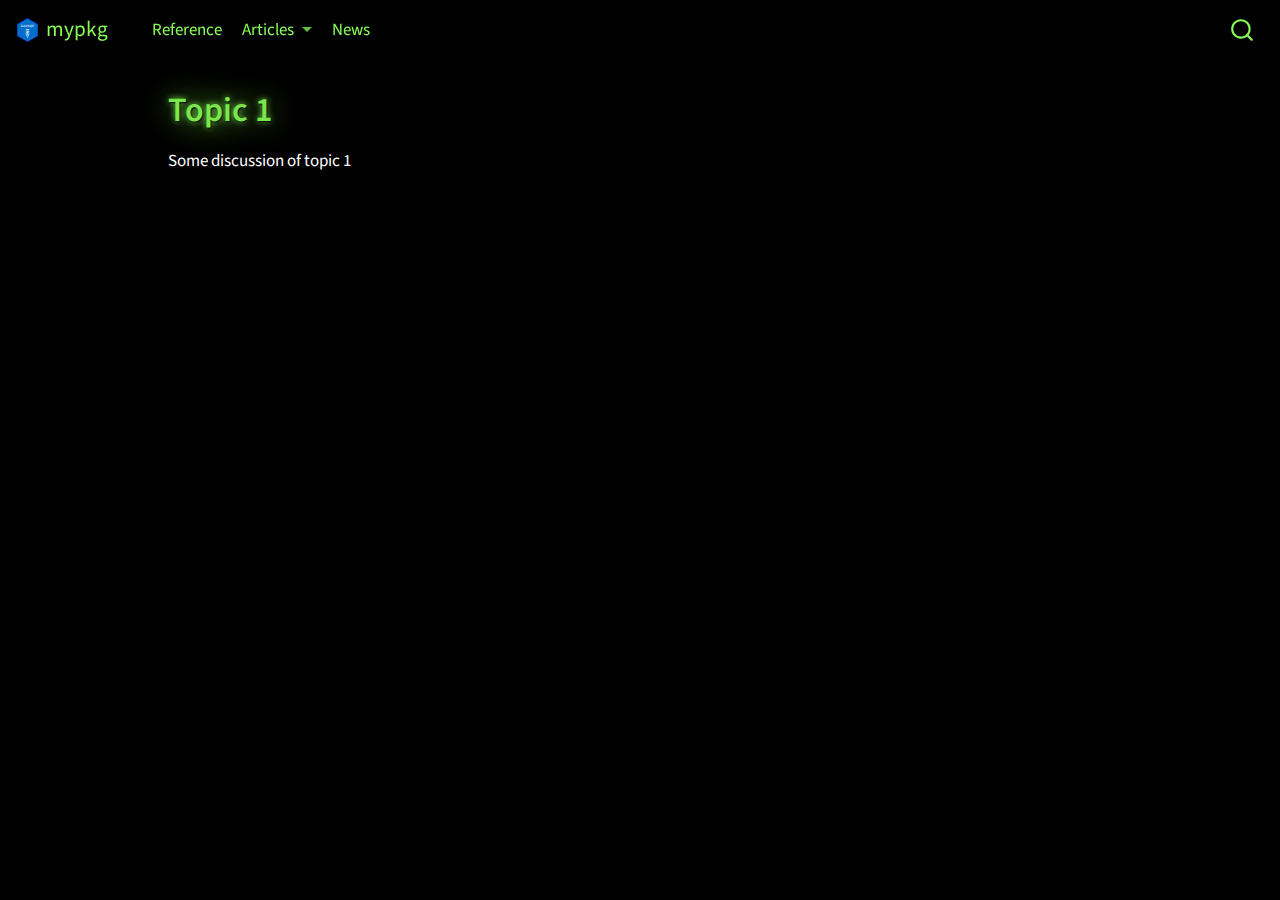
<file: docs/articles/topic1.html>
<!DOCTYPE html>
<html xmlns="http://www.w3.org/1999/xhtml" lang="en" xml:lang="en"><head>

<meta charset="utf-8">
<meta name="generator" content="quarto-1.3.353">

<meta name="viewport" content="width=device-width, initial-scale=1.0, user-scalable=yes">


<title>mypkg - Topic 1</title>
<style>
code{white-space: pre-wrap;}
span.smallcaps{font-variant: small-caps;}
div.columns{display: flex; gap: min(4vw, 1.5em);}
div.column{flex: auto; overflow-x: auto;}
div.hanging-indent{margin-left: 1.5em; text-indent: -1.5em;}
ul.task-list{list-style: none;}
ul.task-list li input[type="checkbox"] {
  width: 0.8em;
  margin: 0 0.8em 0.2em -1em; /* quarto-specific, see https://github.com/quarto-dev/quarto-cli/issues/4556 */ 
  vertical-align: middle;
}
</style>


<script src="../site_libs/quarto-nav/quarto-nav.js"></script>
<script src="../site_libs/quarto-nav/headroom.min.js"></script>
<script src="../site_libs/clipboard/clipboard.min.js"></script>
<script src="../site_libs/quarto-search/autocomplete.umd.js"></script>
<script src="../site_libs/quarto-search/fuse.min.js"></script>
<script src="../site_libs/quarto-search/quarto-search.js"></script>
<meta name="quarto:offset" content="../">
<script src="../site_libs/quarto-html/quarto.js"></script>
<script src="../site_libs/quarto-html/popper.min.js"></script>
<script src="../site_libs/quarto-html/tippy.umd.min.js"></script>
<script src="../site_libs/quarto-html/anchor.min.js"></script>
<link href="../site_libs/quarto-html/tippy.css" rel="stylesheet">
<link href="../site_libs/quarto-html/quarto-syntax-highlighting-dark.css" rel="stylesheet" id="quarto-text-highlighting-styles">
<script src="../site_libs/bootstrap/bootstrap.min.js"></script>
<link href="../site_libs/bootstrap/bootstrap-icons.css" rel="stylesheet">
<link href="../site_libs/bootstrap/bootstrap.min.css" rel="stylesheet" id="quarto-bootstrap" data-mode="dark">
<script id="quarto-search-options" type="application/json">{
  "location": "navbar",
  "copy-button": false,
  "collapse-after": 3,
  "panel-placement": "end",
  "type": "overlay",
  "limit": 20,
  "language": {
    "search-no-results-text": "No results",
    "search-matching-documents-text": "matching documents",
    "search-copy-link-title": "Copy link to search",
    "search-hide-matches-text": "Hide additional matches",
    "search-more-match-text": "more match in this document",
    "search-more-matches-text": "more matches in this document",
    "search-clear-button-title": "Clear",
    "search-detached-cancel-button-title": "Cancel",
    "search-submit-button-title": "Submit"
  }
}</script>


</head>

<body class="nav-fixed">

<div id="quarto-search-results"></div>
  <header id="quarto-header" class="headroom fixed-top">
    <nav class="navbar navbar-expand-lg navbar-dark ">
      <div class="navbar-container container-fluid">
      <div class="navbar-brand-container">
    <a href="../index.html" class="navbar-brand navbar-brand-logo">
    <img src="../images/logo.png" alt="" class="navbar-logo">
    </a>
    <a class="navbar-brand" href="../index.html">
    <span class="navbar-title">mypkg</span>
    </a>
  </div>
            <div id="quarto-search" class="" title="Search"></div>
          <button class="navbar-toggler" type="button" data-bs-toggle="collapse" data-bs-target="#navbarCollapse" aria-controls="navbarCollapse" aria-expanded="false" aria-label="Toggle navigation" onclick="if (window.quartoToggleHeadroom) { window.quartoToggleHeadroom(); }">
  <span class="navbar-toggler-icon"></span>
</button>
          <div class="collapse navbar-collapse" id="navbarCollapse">
            <ul class="navbar-nav navbar-nav-scroll me-auto">
  <li class="nav-item">
    <a class="nav-link" href="../reference/index.html" rel="" target="">
 <span class="menu-text">Reference</span></a>
  </li>  
  <li class="nav-item dropdown ">
    <a class="nav-link dropdown-toggle" href="#" id="nav-menu-articles" role="button" data-bs-toggle="dropdown" aria-expanded="false" rel="" target="">
 <span class="menu-text">Articles</span>
    </a>
    <ul class="dropdown-menu" aria-labelledby="nav-menu-articles">    
        <li>
    <a class="dropdown-item" href="../articles/topic1.html" rel="" target="">
 <span class="dropdown-text">Topic 1</span></a>
  </li>  
        <li>
    <a class="dropdown-item" href="../articles/topic2.html" rel="" target="">
 <span class="dropdown-text">Topic 2</span></a>
  </li>  
    </ul>
  </li>
  <li class="nav-item">
    <a class="nav-link" href="../news.html" rel="" target="">
 <span class="menu-text">News</span></a>
  </li>  
</ul>
            <ul class="navbar-nav navbar-nav-scroll ms-auto">
</ul>
            <div class="quarto-navbar-tools">
</div>
          </div> <!-- /navcollapse -->
      </div> <!-- /container-fluid -->
    </nav>
</header>
<!-- content -->
<div id="quarto-content" class="quarto-container page-columns page-rows-contents page-layout-article page-navbar">
<!-- sidebar -->
<!-- margin-sidebar -->
    <div id="quarto-margin-sidebar" class="sidebar margin-sidebar">
        
    </div>
<!-- main -->
<main class="content" id="quarto-document-content">

<header id="title-block-header" class="quarto-title-block default">
<div class="quarto-title">
<h1 class="title">Topic 1</h1>
</div>



<div class="quarto-title-meta">

    
  
    
  </div>
  

</header>

<p>Some discussion of topic 1</p>



</main> <!-- /main -->
<script id="quarto-html-after-body" type="application/javascript">
window.document.addEventListener("DOMContentLoaded", function (event) {
  const toggleBodyColorMode = (bsSheetEl) => {
    const mode = bsSheetEl.getAttribute("data-mode");
    const bodyEl = window.document.querySelector("body");
    if (mode === "dark") {
      bodyEl.classList.add("quarto-dark");
      bodyEl.classList.remove("quarto-light");
    } else {
      bodyEl.classList.add("quarto-light");
      bodyEl.classList.remove("quarto-dark");
    }
  }
  const toggleBodyColorPrimary = () => {
    const bsSheetEl = window.document.querySelector("link#quarto-bootstrap");
    if (bsSheetEl) {
      toggleBodyColorMode(bsSheetEl);
    }
  }
  toggleBodyColorPrimary();  
  const icon = "";
  const anchorJS = new window.AnchorJS();
  anchorJS.options = {
    placement: 'right',
    icon: icon
  };
  anchorJS.add('.anchored');
  const isCodeAnnotation = (el) => {
    for (const clz of el.classList) {
      if (clz.startsWith('code-annotation-')) {                     
        return true;
      }
    }
    return false;
  }
  const clipboard = new window.ClipboardJS('.code-copy-button', {
    text: function(trigger) {
      const codeEl = trigger.previousElementSibling.cloneNode(true);
      for (const childEl of codeEl.children) {
        if (isCodeAnnotation(childEl)) {
          childEl.remove();
        }
      }
      return codeEl.innerText;
    }
  });
  clipboard.on('success', function(e) {
    // button target
    const button = e.trigger;
    // don't keep focus
    button.blur();
    // flash "checked"
    button.classList.add('code-copy-button-checked');
    var currentTitle = button.getAttribute("title");
    button.setAttribute("title", "Copied!");
    let tooltip;
    if (window.bootstrap) {
      button.setAttribute("data-bs-toggle", "tooltip");
      button.setAttribute("data-bs-placement", "left");
      button.setAttribute("data-bs-title", "Copied!");
      tooltip = new bootstrap.Tooltip(button, 
        { trigger: "manual", 
          customClass: "code-copy-button-tooltip",
          offset: [0, -8]});
      tooltip.show();    
    }
    setTimeout(function() {
      if (tooltip) {
        tooltip.hide();
        button.removeAttribute("data-bs-title");
        button.removeAttribute("data-bs-toggle");
        button.removeAttribute("data-bs-placement");
      }
      button.setAttribute("title", currentTitle);
      button.classList.remove('code-copy-button-checked');
    }, 1000);
    // clear code selection
    e.clearSelection();
  });
  function tippyHover(el, contentFn) {
    const config = {
      allowHTML: true,
      content: contentFn,
      maxWidth: 500,
      delay: 100,
      arrow: false,
      appendTo: function(el) {
          return el.parentElement;
      },
      interactive: true,
      interactiveBorder: 10,
      theme: 'quarto',
      placement: 'bottom-start'
    };
    window.tippy(el, config); 
  }
  const noterefs = window.document.querySelectorAll('a[role="doc-noteref"]');
  for (var i=0; i<noterefs.length; i++) {
    const ref = noterefs[i];
    tippyHover(ref, function() {
      // use id or data attribute instead here
      let href = ref.getAttribute('data-footnote-href') || ref.getAttribute('href');
      try { href = new URL(href).hash; } catch {}
      const id = href.replace(/^#\/?/, "");
      const note = window.document.getElementById(id);
      return note.innerHTML;
    });
  }
      let selectedAnnoteEl;
      const selectorForAnnotation = ( cell, annotation) => {
        let cellAttr = 'data-code-cell="' + cell + '"';
        let lineAttr = 'data-code-annotation="' +  annotation + '"';
        const selector = 'span[' + cellAttr + '][' + lineAttr + ']';
        return selector;
      }
      const selectCodeLines = (annoteEl) => {
        const doc = window.document;
        const targetCell = annoteEl.getAttribute("data-target-cell");
        const targetAnnotation = annoteEl.getAttribute("data-target-annotation");
        const annoteSpan = window.document.querySelector(selectorForAnnotation(targetCell, targetAnnotation));
        const lines = annoteSpan.getAttribute("data-code-lines").split(",");
        const lineIds = lines.map((line) => {
          return targetCell + "-" + line;
        })
        let top = null;
        let height = null;
        let parent = null;
        if (lineIds.length > 0) {
            //compute the position of the single el (top and bottom and make a div)
            const el = window.document.getElementById(lineIds[0]);
            top = el.offsetTop;
            height = el.offsetHeight;
            parent = el.parentElement.parentElement;
          if (lineIds.length > 1) {
            const lastEl = window.document.getElementById(lineIds[lineIds.length - 1]);
            const bottom = lastEl.offsetTop + lastEl.offsetHeight;
            height = bottom - top;
          }
          if (top !== null && height !== null && parent !== null) {
            // cook up a div (if necessary) and position it 
            let div = window.document.getElementById("code-annotation-line-highlight");
            if (div === null) {
              div = window.document.createElement("div");
              div.setAttribute("id", "code-annotation-line-highlight");
              div.style.position = 'absolute';
              parent.appendChild(div);
            }
            div.style.top = top - 2 + "px";
            div.style.height = height + 4 + "px";
            let gutterDiv = window.document.getElementById("code-annotation-line-highlight-gutter");
            if (gutterDiv === null) {
              gutterDiv = window.document.createElement("div");
              gutterDiv.setAttribute("id", "code-annotation-line-highlight-gutter");
              gutterDiv.style.position = 'absolute';
              const codeCell = window.document.getElementById(targetCell);
              const gutter = codeCell.querySelector('.code-annotation-gutter');
              gutter.appendChild(gutterDiv);
            }
            gutterDiv.style.top = top - 2 + "px";
            gutterDiv.style.height = height + 4 + "px";
          }
          selectedAnnoteEl = annoteEl;
        }
      };
      const unselectCodeLines = () => {
        const elementsIds = ["code-annotation-line-highlight", "code-annotation-line-highlight-gutter"];
        elementsIds.forEach((elId) => {
          const div = window.document.getElementById(elId);
          if (div) {
            div.remove();
          }
        });
        selectedAnnoteEl = undefined;
      };
      // Attach click handler to the DT
      const annoteDls = window.document.querySelectorAll('dt[data-target-cell]');
      for (const annoteDlNode of annoteDls) {
        annoteDlNode.addEventListener('click', (event) => {
          const clickedEl = event.target;
          if (clickedEl !== selectedAnnoteEl) {
            unselectCodeLines();
            const activeEl = window.document.querySelector('dt[data-target-cell].code-annotation-active');
            if (activeEl) {
              activeEl.classList.remove('code-annotation-active');
            }
            selectCodeLines(clickedEl);
            clickedEl.classList.add('code-annotation-active');
          } else {
            // Unselect the line
            unselectCodeLines();
            clickedEl.classList.remove('code-annotation-active');
          }
        });
      }
  const findCites = (el) => {
    const parentEl = el.parentElement;
    if (parentEl) {
      const cites = parentEl.dataset.cites;
      if (cites) {
        return {
          el,
          cites: cites.split(' ')
        };
      } else {
        return findCites(el.parentElement)
      }
    } else {
      return undefined;
    }
  };
  var bibliorefs = window.document.querySelectorAll('a[role="doc-biblioref"]');
  for (var i=0; i<bibliorefs.length; i++) {
    const ref = bibliorefs[i];
    const citeInfo = findCites(ref);
    if (citeInfo) {
      tippyHover(citeInfo.el, function() {
        var popup = window.document.createElement('div');
        citeInfo.cites.forEach(function(cite) {
          var citeDiv = window.document.createElement('div');
          citeDiv.classList.add('hanging-indent');
          citeDiv.classList.add('csl-entry');
          var biblioDiv = window.document.getElementById('ref-' + cite);
          if (biblioDiv) {
            citeDiv.innerHTML = biblioDiv.innerHTML;
          }
          popup.appendChild(citeDiv);
        });
        return popup.innerHTML;
      });
    }
  }
});
</script>
</div> <!-- /content -->



</body></html>
</file>
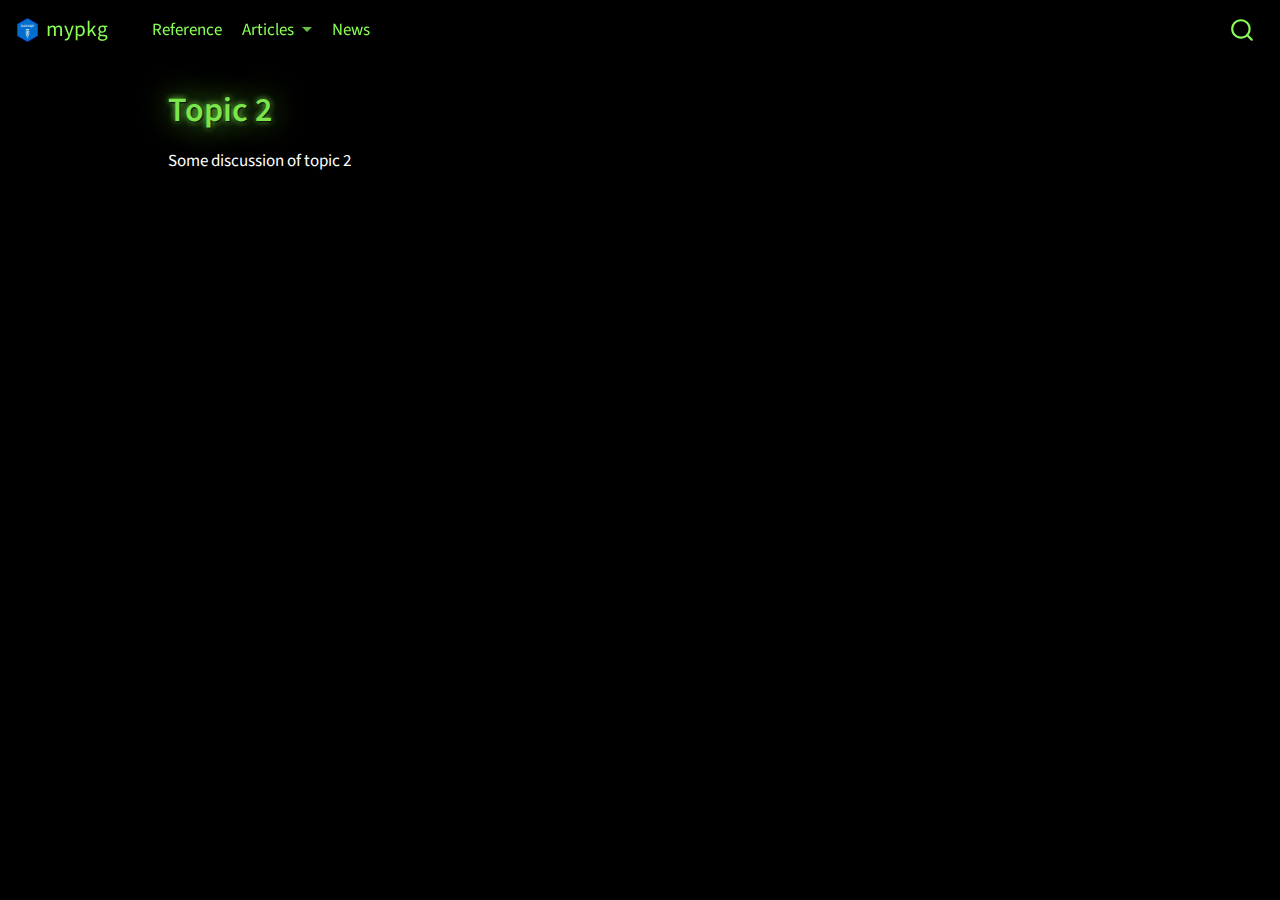
<file: docs/articles/topic2.html>
<!DOCTYPE html>
<html xmlns="http://www.w3.org/1999/xhtml" lang="en" xml:lang="en"><head>

<meta charset="utf-8">
<meta name="generator" content="quarto-1.3.353">

<meta name="viewport" content="width=device-width, initial-scale=1.0, user-scalable=yes">


<title>mypkg - Topic 2</title>
<style>
code{white-space: pre-wrap;}
span.smallcaps{font-variant: small-caps;}
div.columns{display: flex; gap: min(4vw, 1.5em);}
div.column{flex: auto; overflow-x: auto;}
div.hanging-indent{margin-left: 1.5em; text-indent: -1.5em;}
ul.task-list{list-style: none;}
ul.task-list li input[type="checkbox"] {
  width: 0.8em;
  margin: 0 0.8em 0.2em -1em; /* quarto-specific, see https://github.com/quarto-dev/quarto-cli/issues/4556 */ 
  vertical-align: middle;
}
</style>


<script src="../site_libs/quarto-nav/quarto-nav.js"></script>
<script src="../site_libs/quarto-nav/headroom.min.js"></script>
<script src="../site_libs/clipboard/clipboard.min.js"></script>
<script src="../site_libs/quarto-search/autocomplete.umd.js"></script>
<script src="../site_libs/quarto-search/fuse.min.js"></script>
<script src="../site_libs/quarto-search/quarto-search.js"></script>
<meta name="quarto:offset" content="../">
<script src="../site_libs/quarto-html/quarto.js"></script>
<script src="../site_libs/quarto-html/popper.min.js"></script>
<script src="../site_libs/quarto-html/tippy.umd.min.js"></script>
<script src="../site_libs/quarto-html/anchor.min.js"></script>
<link href="../site_libs/quarto-html/tippy.css" rel="stylesheet">
<link href="../site_libs/quarto-html/quarto-syntax-highlighting-dark.css" rel="stylesheet" id="quarto-text-highlighting-styles">
<script src="../site_libs/bootstrap/bootstrap.min.js"></script>
<link href="../site_libs/bootstrap/bootstrap-icons.css" rel="stylesheet">
<link href="../site_libs/bootstrap/bootstrap.min.css" rel="stylesheet" id="quarto-bootstrap" data-mode="dark">
<script id="quarto-search-options" type="application/json">{
  "location": "navbar",
  "copy-button": false,
  "collapse-after": 3,
  "panel-placement": "end",
  "type": "overlay",
  "limit": 20,
  "language": {
    "search-no-results-text": "No results",
    "search-matching-documents-text": "matching documents",
    "search-copy-link-title": "Copy link to search",
    "search-hide-matches-text": "Hide additional matches",
    "search-more-match-text": "more match in this document",
    "search-more-matches-text": "more matches in this document",
    "search-clear-button-title": "Clear",
    "search-detached-cancel-button-title": "Cancel",
    "search-submit-button-title": "Submit"
  }
}</script>


</head>

<body class="nav-fixed">

<div id="quarto-search-results"></div>
  <header id="quarto-header" class="headroom fixed-top">
    <nav class="navbar navbar-expand-lg navbar-dark ">
      <div class="navbar-container container-fluid">
      <div class="navbar-brand-container">
    <a href="../index.html" class="navbar-brand navbar-brand-logo">
    <img src="../images/logo.png" alt="" class="navbar-logo">
    </a>
    <a class="navbar-brand" href="../index.html">
    <span class="navbar-title">mypkg</span>
    </a>
  </div>
            <div id="quarto-search" class="" title="Search"></div>
          <button class="navbar-toggler" type="button" data-bs-toggle="collapse" data-bs-target="#navbarCollapse" aria-controls="navbarCollapse" aria-expanded="false" aria-label="Toggle navigation" onclick="if (window.quartoToggleHeadroom) { window.quartoToggleHeadroom(); }">
  <span class="navbar-toggler-icon"></span>
</button>
          <div class="collapse navbar-collapse" id="navbarCollapse">
            <ul class="navbar-nav navbar-nav-scroll me-auto">
  <li class="nav-item">
    <a class="nav-link" href="../reference/index.html" rel="" target="">
 <span class="menu-text">Reference</span></a>
  </li>  
  <li class="nav-item dropdown ">
    <a class="nav-link dropdown-toggle" href="#" id="nav-menu-articles" role="button" data-bs-toggle="dropdown" aria-expanded="false" rel="" target="">
 <span class="menu-text">Articles</span>
    </a>
    <ul class="dropdown-menu" aria-labelledby="nav-menu-articles">    
        <li>
    <a class="dropdown-item" href="../articles/topic1.html" rel="" target="">
 <span class="dropdown-text">Topic 1</span></a>
  </li>  
        <li>
    <a class="dropdown-item" href="../articles/topic2.html" rel="" target="">
 <span class="dropdown-text">Topic 2</span></a>
  </li>  
    </ul>
  </li>
  <li class="nav-item">
    <a class="nav-link" href="../news.html" rel="" target="">
 <span class="menu-text">News</span></a>
  </li>  
</ul>
            <ul class="navbar-nav navbar-nav-scroll ms-auto">
</ul>
            <div class="quarto-navbar-tools">
</div>
          </div> <!-- /navcollapse -->
      </div> <!-- /container-fluid -->
    </nav>
</header>
<!-- content -->
<div id="quarto-content" class="quarto-container page-columns page-rows-contents page-layout-article page-navbar">
<!-- sidebar -->
<!-- margin-sidebar -->
    <div id="quarto-margin-sidebar" class="sidebar margin-sidebar">
        
    </div>
<!-- main -->
<main class="content" id="quarto-document-content">

<header id="title-block-header" class="quarto-title-block default">
<div class="quarto-title">
<h1 class="title">Topic 2</h1>
</div>



<div class="quarto-title-meta">

    
  
    
  </div>
  

</header>

<p>Some discussion of topic 2</p>



</main> <!-- /main -->
<script id="quarto-html-after-body" type="application/javascript">
window.document.addEventListener("DOMContentLoaded", function (event) {
  const toggleBodyColorMode = (bsSheetEl) => {
    const mode = bsSheetEl.getAttribute("data-mode");
    const bodyEl = window.document.querySelector("body");
    if (mode === "dark") {
      bodyEl.classList.add("quarto-dark");
      bodyEl.classList.remove("quarto-light");
    } else {
      bodyEl.classList.add("quarto-light");
      bodyEl.classList.remove("quarto-dark");
    }
  }
  const toggleBodyColorPrimary = () => {
    const bsSheetEl = window.document.querySelector("link#quarto-bootstrap");
    if (bsSheetEl) {
      toggleBodyColorMode(bsSheetEl);
    }
  }
  toggleBodyColorPrimary();  
  const icon = "";
  const anchorJS = new window.AnchorJS();
  anchorJS.options = {
    placement: 'right',
    icon: icon
  };
  anchorJS.add('.anchored');
  const isCodeAnnotation = (el) => {
    for (const clz of el.classList) {
      if (clz.startsWith('code-annotation-')) {                     
        return true;
      }
    }
    return false;
  }
  const clipboard = new window.ClipboardJS('.code-copy-button', {
    text: function(trigger) {
      const codeEl = trigger.previousElementSibling.cloneNode(true);
      for (const childEl of codeEl.children) {
        if (isCodeAnnotation(childEl)) {
          childEl.remove();
        }
      }
      return codeEl.innerText;
    }
  });
  clipboard.on('success', function(e) {
    // button target
    const button = e.trigger;
    // don't keep focus
    button.blur();
    // flash "checked"
    button.classList.add('code-copy-button-checked');
    var currentTitle = button.getAttribute("title");
    button.setAttribute("title", "Copied!");
    let tooltip;
    if (window.bootstrap) {
      button.setAttribute("data-bs-toggle", "tooltip");
      button.setAttribute("data-bs-placement", "left");
      button.setAttribute("data-bs-title", "Copied!");
      tooltip = new bootstrap.Tooltip(button, 
        { trigger: "manual", 
          customClass: "code-copy-button-tooltip",
          offset: [0, -8]});
      tooltip.show();    
    }
    setTimeout(function() {
      if (tooltip) {
        tooltip.hide();
        button.removeAttribute("data-bs-title");
        button.removeAttribute("data-bs-toggle");
        button.removeAttribute("data-bs-placement");
      }
      button.setAttribute("title", currentTitle);
      button.classList.remove('code-copy-button-checked');
    }, 1000);
    // clear code selection
    e.clearSelection();
  });
  function tippyHover(el, contentFn) {
    const config = {
      allowHTML: true,
      content: contentFn,
      maxWidth: 500,
      delay: 100,
      arrow: false,
      appendTo: function(el) {
          return el.parentElement;
      },
      interactive: true,
      interactiveBorder: 10,
      theme: 'quarto',
      placement: 'bottom-start'
    };
    window.tippy(el, config); 
  }
  const noterefs = window.document.querySelectorAll('a[role="doc-noteref"]');
  for (var i=0; i<noterefs.length; i++) {
    const ref = noterefs[i];
    tippyHover(ref, function() {
      // use id or data attribute instead here
      let href = ref.getAttribute('data-footnote-href') || ref.getAttribute('href');
      try { href = new URL(href).hash; } catch {}
      const id = href.replace(/^#\/?/, "");
      const note = window.document.getElementById(id);
      return note.innerHTML;
    });
  }
      let selectedAnnoteEl;
      const selectorForAnnotation = ( cell, annotation) => {
        let cellAttr = 'data-code-cell="' + cell + '"';
        let lineAttr = 'data-code-annotation="' +  annotation + '"';
        const selector = 'span[' + cellAttr + '][' + lineAttr + ']';
        return selector;
      }
      const selectCodeLines = (annoteEl) => {
        const doc = window.document;
        const targetCell = annoteEl.getAttribute("data-target-cell");
        const targetAnnotation = annoteEl.getAttribute("data-target-annotation");
        const annoteSpan = window.document.querySelector(selectorForAnnotation(targetCell, targetAnnotation));
        const lines = annoteSpan.getAttribute("data-code-lines").split(",");
        const lineIds = lines.map((line) => {
          return targetCell + "-" + line;
        })
        let top = null;
        let height = null;
        let parent = null;
        if (lineIds.length > 0) {
            //compute the position of the single el (top and bottom and make a div)
            const el = window.document.getElementById(lineIds[0]);
            top = el.offsetTop;
            height = el.offsetHeight;
            parent = el.parentElement.parentElement;
          if (lineIds.length > 1) {
            const lastEl = window.document.getElementById(lineIds[lineIds.length - 1]);
            const bottom = lastEl.offsetTop + lastEl.offsetHeight;
            height = bottom - top;
          }
          if (top !== null && height !== null && parent !== null) {
            // cook up a div (if necessary) and position it 
            let div = window.document.getElementById("code-annotation-line-highlight");
            if (div === null) {
              div = window.document.createElement("div");
              div.setAttribute("id", "code-annotation-line-highlight");
              div.style.position = 'absolute';
              parent.appendChild(div);
            }
            div.style.top = top - 2 + "px";
            div.style.height = height + 4 + "px";
            let gutterDiv = window.document.getElementById("code-annotation-line-highlight-gutter");
            if (gutterDiv === null) {
              gutterDiv = window.document.createElement("div");
              gutterDiv.setAttribute("id", "code-annotation-line-highlight-gutter");
              gutterDiv.style.position = 'absolute';
              const codeCell = window.document.getElementById(targetCell);
              const gutter = codeCell.querySelector('.code-annotation-gutter');
              gutter.appendChild(gutterDiv);
            }
            gutterDiv.style.top = top - 2 + "px";
            gutterDiv.style.height = height + 4 + "px";
          }
          selectedAnnoteEl = annoteEl;
        }
      };
      const unselectCodeLines = () => {
        const elementsIds = ["code-annotation-line-highlight", "code-annotation-line-highlight-gutter"];
        elementsIds.forEach((elId) => {
          const div = window.document.getElementById(elId);
          if (div) {
            div.remove();
          }
        });
        selectedAnnoteEl = undefined;
      };
      // Attach click handler to the DT
      const annoteDls = window.document.querySelectorAll('dt[data-target-cell]');
      for (const annoteDlNode of annoteDls) {
        annoteDlNode.addEventListener('click', (event) => {
          const clickedEl = event.target;
          if (clickedEl !== selectedAnnoteEl) {
            unselectCodeLines();
            const activeEl = window.document.querySelector('dt[data-target-cell].code-annotation-active');
            if (activeEl) {
              activeEl.classList.remove('code-annotation-active');
            }
            selectCodeLines(clickedEl);
            clickedEl.classList.add('code-annotation-active');
          } else {
            // Unselect the line
            unselectCodeLines();
            clickedEl.classList.remove('code-annotation-active');
          }
        });
      }
  const findCites = (el) => {
    const parentEl = el.parentElement;
    if (parentEl) {
      const cites = parentEl.dataset.cites;
      if (cites) {
        return {
          el,
          cites: cites.split(' ')
        };
      } else {
        return findCites(el.parentElement)
      }
    } else {
      return undefined;
    }
  };
  var bibliorefs = window.document.querySelectorAll('a[role="doc-biblioref"]');
  for (var i=0; i<bibliorefs.length; i++) {
    const ref = bibliorefs[i];
    const citeInfo = findCites(ref);
    if (citeInfo) {
      tippyHover(citeInfo.el, function() {
        var popup = window.document.createElement('div');
        citeInfo.cites.forEach(function(cite) {
          var citeDiv = window.document.createElement('div');
          citeDiv.classList.add('hanging-indent');
          citeDiv.classList.add('csl-entry');
          var biblioDiv = window.document.getElementById('ref-' + cite);
          if (biblioDiv) {
            citeDiv.innerHTML = biblioDiv.innerHTML;
          }
          popup.appendChild(citeDiv);
        });
        return popup.innerHTML;
      });
    }
  }
});
</script>
</div> <!-- /content -->



</body></html>
</file>
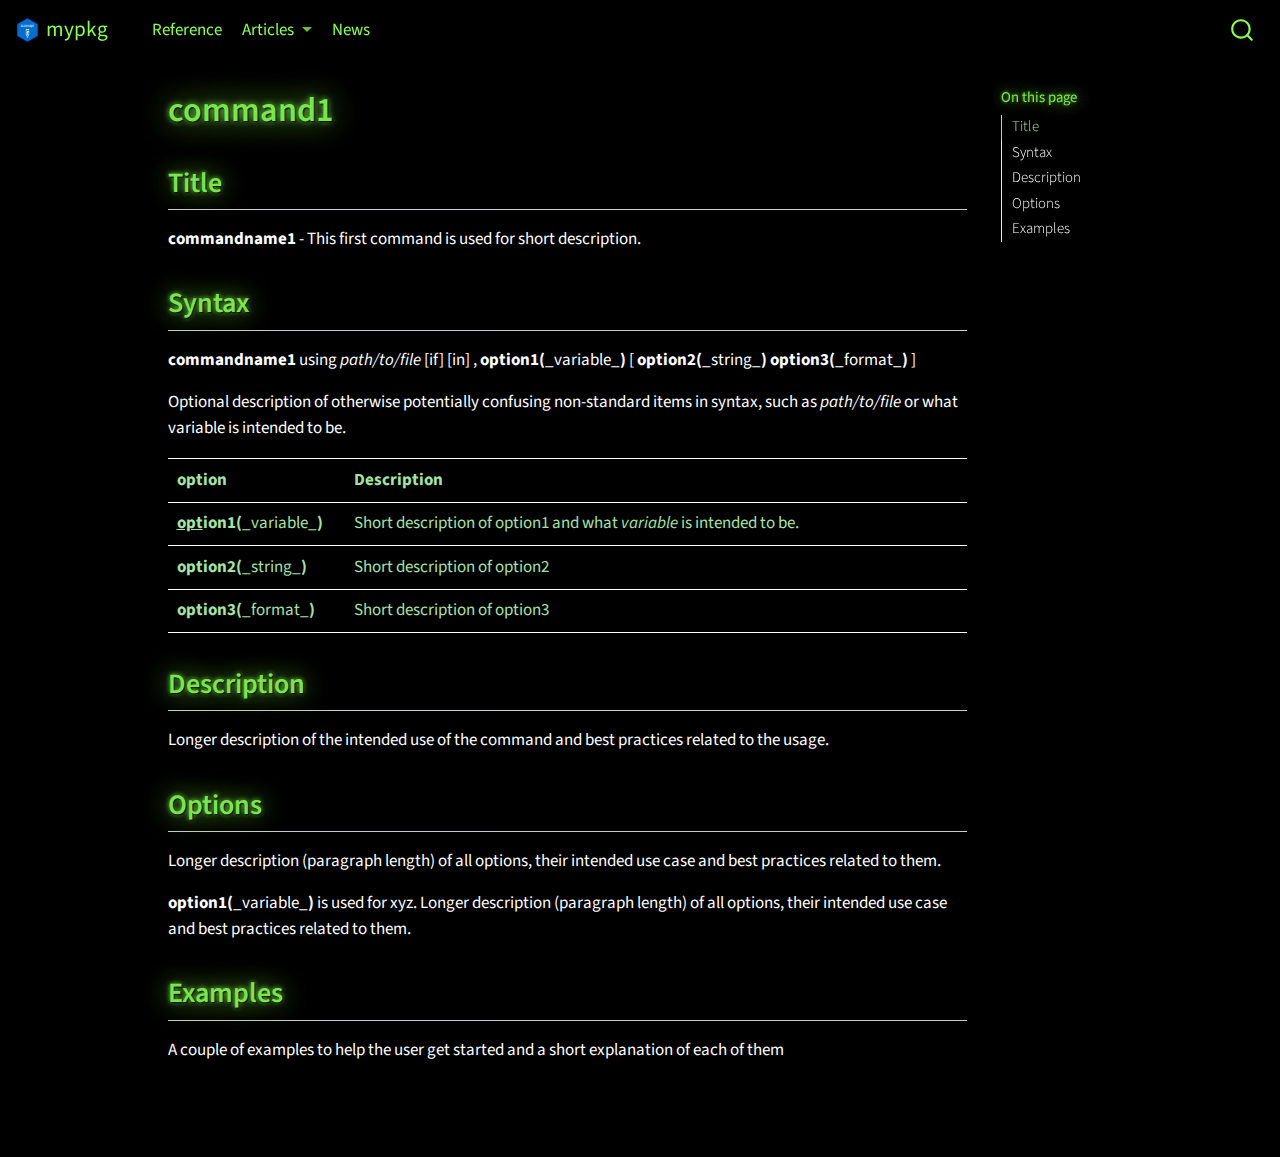
<file: docs/reference/command1.html>
<!DOCTYPE html>
<html xmlns="http://www.w3.org/1999/xhtml" lang="en" xml:lang="en"><head>

<meta charset="utf-8">
<meta name="generator" content="quarto-1.3.353">

<meta name="viewport" content="width=device-width, initial-scale=1.0, user-scalable=yes">


<title>mypkg - command1</title>
<style>
code{white-space: pre-wrap;}
span.smallcaps{font-variant: small-caps;}
div.columns{display: flex; gap: min(4vw, 1.5em);}
div.column{flex: auto; overflow-x: auto;}
div.hanging-indent{margin-left: 1.5em; text-indent: -1.5em;}
ul.task-list{list-style: none;}
ul.task-list li input[type="checkbox"] {
  width: 0.8em;
  margin: 0 0.8em 0.2em -1em; /* quarto-specific, see https://github.com/quarto-dev/quarto-cli/issues/4556 */ 
  vertical-align: middle;
}
</style>


<script src="../site_libs/quarto-nav/quarto-nav.js"></script>
<script src="../site_libs/quarto-nav/headroom.min.js"></script>
<script src="../site_libs/clipboard/clipboard.min.js"></script>
<script src="../site_libs/quarto-search/autocomplete.umd.js"></script>
<script src="../site_libs/quarto-search/fuse.min.js"></script>
<script src="../site_libs/quarto-search/quarto-search.js"></script>
<meta name="quarto:offset" content="../">
<script src="../site_libs/quarto-html/quarto.js"></script>
<script src="../site_libs/quarto-html/popper.min.js"></script>
<script src="../site_libs/quarto-html/tippy.umd.min.js"></script>
<script src="../site_libs/quarto-html/anchor.min.js"></script>
<link href="../site_libs/quarto-html/tippy.css" rel="stylesheet">
<link href="../site_libs/quarto-html/quarto-syntax-highlighting-dark.css" rel="stylesheet" id="quarto-text-highlighting-styles">
<script src="../site_libs/bootstrap/bootstrap.min.js"></script>
<link href="../site_libs/bootstrap/bootstrap-icons.css" rel="stylesheet">
<link href="../site_libs/bootstrap/bootstrap.min.css" rel="stylesheet" id="quarto-bootstrap" data-mode="dark">
<script id="quarto-search-options" type="application/json">{
  "location": "navbar",
  "copy-button": false,
  "collapse-after": 3,
  "panel-placement": "end",
  "type": "overlay",
  "limit": 20,
  "language": {
    "search-no-results-text": "No results",
    "search-matching-documents-text": "matching documents",
    "search-copy-link-title": "Copy link to search",
    "search-hide-matches-text": "Hide additional matches",
    "search-more-match-text": "more match in this document",
    "search-more-matches-text": "more matches in this document",
    "search-clear-button-title": "Clear",
    "search-detached-cancel-button-title": "Cancel",
    "search-submit-button-title": "Submit"
  }
}</script>


</head>

<body class="nav-fixed">

<div id="quarto-search-results"></div>
  <header id="quarto-header" class="headroom fixed-top">
    <nav class="navbar navbar-expand-lg navbar-dark ">
      <div class="navbar-container container-fluid">
      <div class="navbar-brand-container">
    <a href="../index.html" class="navbar-brand navbar-brand-logo">
    <img src="../images/logo.png" alt="" class="navbar-logo">
    </a>
    <a class="navbar-brand" href="../index.html">
    <span class="navbar-title">mypkg</span>
    </a>
  </div>
            <div id="quarto-search" class="" title="Search"></div>
          <button class="navbar-toggler" type="button" data-bs-toggle="collapse" data-bs-target="#navbarCollapse" aria-controls="navbarCollapse" aria-expanded="false" aria-label="Toggle navigation" onclick="if (window.quartoToggleHeadroom) { window.quartoToggleHeadroom(); }">
  <span class="navbar-toggler-icon"></span>
</button>
          <div class="collapse navbar-collapse" id="navbarCollapse">
            <ul class="navbar-nav navbar-nav-scroll me-auto">
  <li class="nav-item">
    <a class="nav-link" href="../reference/index.html" rel="" target="">
 <span class="menu-text">Reference</span></a>
  </li>  
  <li class="nav-item dropdown ">
    <a class="nav-link dropdown-toggle" href="#" id="nav-menu-articles" role="button" data-bs-toggle="dropdown" aria-expanded="false" rel="" target="">
 <span class="menu-text">Articles</span>
    </a>
    <ul class="dropdown-menu" aria-labelledby="nav-menu-articles">    
        <li>
    <a class="dropdown-item" href="../articles/topic1.html" rel="" target="">
 <span class="dropdown-text">Topic 1</span></a>
  </li>  
        <li>
    <a class="dropdown-item" href="../articles/topic2.html" rel="" target="">
 <span class="dropdown-text">Topic 2</span></a>
  </li>  
    </ul>
  </li>
  <li class="nav-item">
    <a class="nav-link" href="../news.html" rel="" target="">
 <span class="menu-text">News</span></a>
  </li>  
</ul>
            <ul class="navbar-nav navbar-nav-scroll ms-auto">
</ul>
            <div class="quarto-navbar-tools">
</div>
          </div> <!-- /navcollapse -->
      </div> <!-- /container-fluid -->
    </nav>
</header>
<!-- content -->
<div id="quarto-content" class="quarto-container page-columns page-rows-contents page-layout-article page-navbar">
<!-- sidebar -->
<!-- margin-sidebar -->
    <div id="quarto-margin-sidebar" class="sidebar margin-sidebar">
        <nav id="TOC" role="doc-toc" class="toc-active">
    <h2 id="toc-title">On this page</h2>
   
  <ul>
  <li><a href="#title" id="toc-title" class="nav-link active" data-scroll-target="#title">Title</a></li>
  <li><a href="#syntax" id="toc-syntax" class="nav-link" data-scroll-target="#syntax">Syntax</a></li>
  <li><a href="#description" id="toc-description" class="nav-link" data-scroll-target="#description">Description</a></li>
  <li><a href="#options" id="toc-options" class="nav-link" data-scroll-target="#options">Options</a></li>
  <li><a href="#examples" id="toc-examples" class="nav-link" data-scroll-target="#examples">Examples</a></li>
  </ul>
</nav>
    </div>
<!-- main -->
<main class="content" id="quarto-document-content">

<header id="title-block-header" class="quarto-title-block default">
<div class="quarto-title">
<h1 class="title">command1</h1>
</div>



<div class="quarto-title-meta">

    
  
    
  </div>
  

</header>

<section id="title" class="level2">
<h2 class="anchored" data-anchor-id="title">Title</h2>
<p><strong>commandname1</strong> - This first command is used for short description.</p>
</section>
<section id="syntax" class="level2">
<h2 class="anchored" data-anchor-id="syntax">Syntax</h2>
<p><strong>commandname1</strong> using <em>path/to/file</em> [if] [in] , <strong>option1(</strong>_variable_<strong>)</strong> [ <strong>option2(</strong>_string_<strong>)</strong> <strong>option3(</strong>_format_<strong>)</strong> ]</p>
<p>Optional description of otherwise potentially confusing non-standard items in syntax, such as <em>path/to/file</em> or what variable is intended to be.</p>
<table class="table">
<colgroup>
<col style="width: 22%">
<col style="width: 77%">
</colgroup>
<thead>
<tr class="header">
<th>option</th>
<th>Description</th>
</tr>
</thead>
<tbody>
<tr class="odd">
<td><strong><u>opt</u>ion1(</strong>_variable_<strong>)</strong></td>
<td>Short description of option1 and what <em>variable</em> is intended to be.</td>
</tr>
<tr class="even">
<td><strong>option2(</strong>_string_<strong>)</strong></td>
<td>Short description of option2</td>
</tr>
<tr class="odd">
<td><strong>option3(</strong>_format_<strong>)</strong></td>
<td>Short description of option3</td>
</tr>
</tbody>
</table>
</section>
<section id="description" class="level2">
<h2 class="anchored" data-anchor-id="description">Description</h2>
<p>Longer description of the intended use of the command and best practices related to the usage.</p>
</section>
<section id="options" class="level2">
<h2 class="anchored" data-anchor-id="options">Options</h2>
<p>Longer description (paragraph length) of all options, their intended use case and best practices related to them.</p>
<p><strong>option1(</strong>_variable_<strong>)</strong> is used for xyz. Longer description (paragraph length) of all options, their intended use case and best practices related to them.</p>
</section>
<section id="examples" class="level2">
<h2 class="anchored" data-anchor-id="examples">Examples</h2>
<p>A couple of examples to help the user get started and a short explanation of each of them</p>


</section>

</main> <!-- /main -->
<script id="quarto-html-after-body" type="application/javascript">
window.document.addEventListener("DOMContentLoaded", function (event) {
  const toggleBodyColorMode = (bsSheetEl) => {
    const mode = bsSheetEl.getAttribute("data-mode");
    const bodyEl = window.document.querySelector("body");
    if (mode === "dark") {
      bodyEl.classList.add("quarto-dark");
      bodyEl.classList.remove("quarto-light");
    } else {
      bodyEl.classList.add("quarto-light");
      bodyEl.classList.remove("quarto-dark");
    }
  }
  const toggleBodyColorPrimary = () => {
    const bsSheetEl = window.document.querySelector("link#quarto-bootstrap");
    if (bsSheetEl) {
      toggleBodyColorMode(bsSheetEl);
    }
  }
  toggleBodyColorPrimary();  
  const icon = "";
  const anchorJS = new window.AnchorJS();
  anchorJS.options = {
    placement: 'right',
    icon: icon
  };
  anchorJS.add('.anchored');
  const isCodeAnnotation = (el) => {
    for (const clz of el.classList) {
      if (clz.startsWith('code-annotation-')) {                     
        return true;
      }
    }
    return false;
  }
  const clipboard = new window.ClipboardJS('.code-copy-button', {
    text: function(trigger) {
      const codeEl = trigger.previousElementSibling.cloneNode(true);
      for (const childEl of codeEl.children) {
        if (isCodeAnnotation(childEl)) {
          childEl.remove();
        }
      }
      return codeEl.innerText;
    }
  });
  clipboard.on('success', function(e) {
    // button target
    const button = e.trigger;
    // don't keep focus
    button.blur();
    // flash "checked"
    button.classList.add('code-copy-button-checked');
    var currentTitle = button.getAttribute("title");
    button.setAttribute("title", "Copied!");
    let tooltip;
    if (window.bootstrap) {
      button.setAttribute("data-bs-toggle", "tooltip");
      button.setAttribute("data-bs-placement", "left");
      button.setAttribute("data-bs-title", "Copied!");
      tooltip = new bootstrap.Tooltip(button, 
        { trigger: "manual", 
          customClass: "code-copy-button-tooltip",
          offset: [0, -8]});
      tooltip.show();    
    }
    setTimeout(function() {
      if (tooltip) {
        tooltip.hide();
        button.removeAttribute("data-bs-title");
        button.removeAttribute("data-bs-toggle");
        button.removeAttribute("data-bs-placement");
      }
      button.setAttribute("title", currentTitle);
      button.classList.remove('code-copy-button-checked');
    }, 1000);
    // clear code selection
    e.clearSelection();
  });
  function tippyHover(el, contentFn) {
    const config = {
      allowHTML: true,
      content: contentFn,
      maxWidth: 500,
      delay: 100,
      arrow: false,
      appendTo: function(el) {
          return el.parentElement;
      },
      interactive: true,
      interactiveBorder: 10,
      theme: 'quarto',
      placement: 'bottom-start'
    };
    window.tippy(el, config); 
  }
  const noterefs = window.document.querySelectorAll('a[role="doc-noteref"]');
  for (var i=0; i<noterefs.length; i++) {
    const ref = noterefs[i];
    tippyHover(ref, function() {
      // use id or data attribute instead here
      let href = ref.getAttribute('data-footnote-href') || ref.getAttribute('href');
      try { href = new URL(href).hash; } catch {}
      const id = href.replace(/^#\/?/, "");
      const note = window.document.getElementById(id);
      return note.innerHTML;
    });
  }
      let selectedAnnoteEl;
      const selectorForAnnotation = ( cell, annotation) => {
        let cellAttr = 'data-code-cell="' + cell + '"';
        let lineAttr = 'data-code-annotation="' +  annotation + '"';
        const selector = 'span[' + cellAttr + '][' + lineAttr + ']';
        return selector;
      }
      const selectCodeLines = (annoteEl) => {
        const doc = window.document;
        const targetCell = annoteEl.getAttribute("data-target-cell");
        const targetAnnotation = annoteEl.getAttribute("data-target-annotation");
        const annoteSpan = window.document.querySelector(selectorForAnnotation(targetCell, targetAnnotation));
        const lines = annoteSpan.getAttribute("data-code-lines").split(",");
        const lineIds = lines.map((line) => {
          return targetCell + "-" + line;
        })
        let top = null;
        let height = null;
        let parent = null;
        if (lineIds.length > 0) {
            //compute the position of the single el (top and bottom and make a div)
            const el = window.document.getElementById(lineIds[0]);
            top = el.offsetTop;
            height = el.offsetHeight;
            parent = el.parentElement.parentElement;
          if (lineIds.length > 1) {
            const lastEl = window.document.getElementById(lineIds[lineIds.length - 1]);
            const bottom = lastEl.offsetTop + lastEl.offsetHeight;
            height = bottom - top;
          }
          if (top !== null && height !== null && parent !== null) {
            // cook up a div (if necessary) and position it 
            let div = window.document.getElementById("code-annotation-line-highlight");
            if (div === null) {
              div = window.document.createElement("div");
              div.setAttribute("id", "code-annotation-line-highlight");
              div.style.position = 'absolute';
              parent.appendChild(div);
            }
            div.style.top = top - 2 + "px";
            div.style.height = height + 4 + "px";
            let gutterDiv = window.document.getElementById("code-annotation-line-highlight-gutter");
            if (gutterDiv === null) {
              gutterDiv = window.document.createElement("div");
              gutterDiv.setAttribute("id", "code-annotation-line-highlight-gutter");
              gutterDiv.style.position = 'absolute';
              const codeCell = window.document.getElementById(targetCell);
              const gutter = codeCell.querySelector('.code-annotation-gutter');
              gutter.appendChild(gutterDiv);
            }
            gutterDiv.style.top = top - 2 + "px";
            gutterDiv.style.height = height + 4 + "px";
          }
          selectedAnnoteEl = annoteEl;
        }
      };
      const unselectCodeLines = () => {
        const elementsIds = ["code-annotation-line-highlight", "code-annotation-line-highlight-gutter"];
        elementsIds.forEach((elId) => {
          const div = window.document.getElementById(elId);
          if (div) {
            div.remove();
          }
        });
        selectedAnnoteEl = undefined;
      };
      // Attach click handler to the DT
      const annoteDls = window.document.querySelectorAll('dt[data-target-cell]');
      for (const annoteDlNode of annoteDls) {
        annoteDlNode.addEventListener('click', (event) => {
          const clickedEl = event.target;
          if (clickedEl !== selectedAnnoteEl) {
            unselectCodeLines();
            const activeEl = window.document.querySelector('dt[data-target-cell].code-annotation-active');
            if (activeEl) {
              activeEl.classList.remove('code-annotation-active');
            }
            selectCodeLines(clickedEl);
            clickedEl.classList.add('code-annotation-active');
          } else {
            // Unselect the line
            unselectCodeLines();
            clickedEl.classList.remove('code-annotation-active');
          }
        });
      }
  const findCites = (el) => {
    const parentEl = el.parentElement;
    if (parentEl) {
      const cites = parentEl.dataset.cites;
      if (cites) {
        return {
          el,
          cites: cites.split(' ')
        };
      } else {
        return findCites(el.parentElement)
      }
    } else {
      return undefined;
    }
  };
  var bibliorefs = window.document.querySelectorAll('a[role="doc-biblioref"]');
  for (var i=0; i<bibliorefs.length; i++) {
    const ref = bibliorefs[i];
    const citeInfo = findCites(ref);
    if (citeInfo) {
      tippyHover(citeInfo.el, function() {
        var popup = window.document.createElement('div');
        citeInfo.cites.forEach(function(cite) {
          var citeDiv = window.document.createElement('div');
          citeDiv.classList.add('hanging-indent');
          citeDiv.classList.add('csl-entry');
          var biblioDiv = window.document.getElementById('ref-' + cite);
          if (biblioDiv) {
            citeDiv.innerHTML = biblioDiv.innerHTML;
          }
          popup.appendChild(citeDiv);
        });
        return popup.innerHTML;
      });
    }
  }
});
</script>
</div> <!-- /content -->



</body></html>
</file>
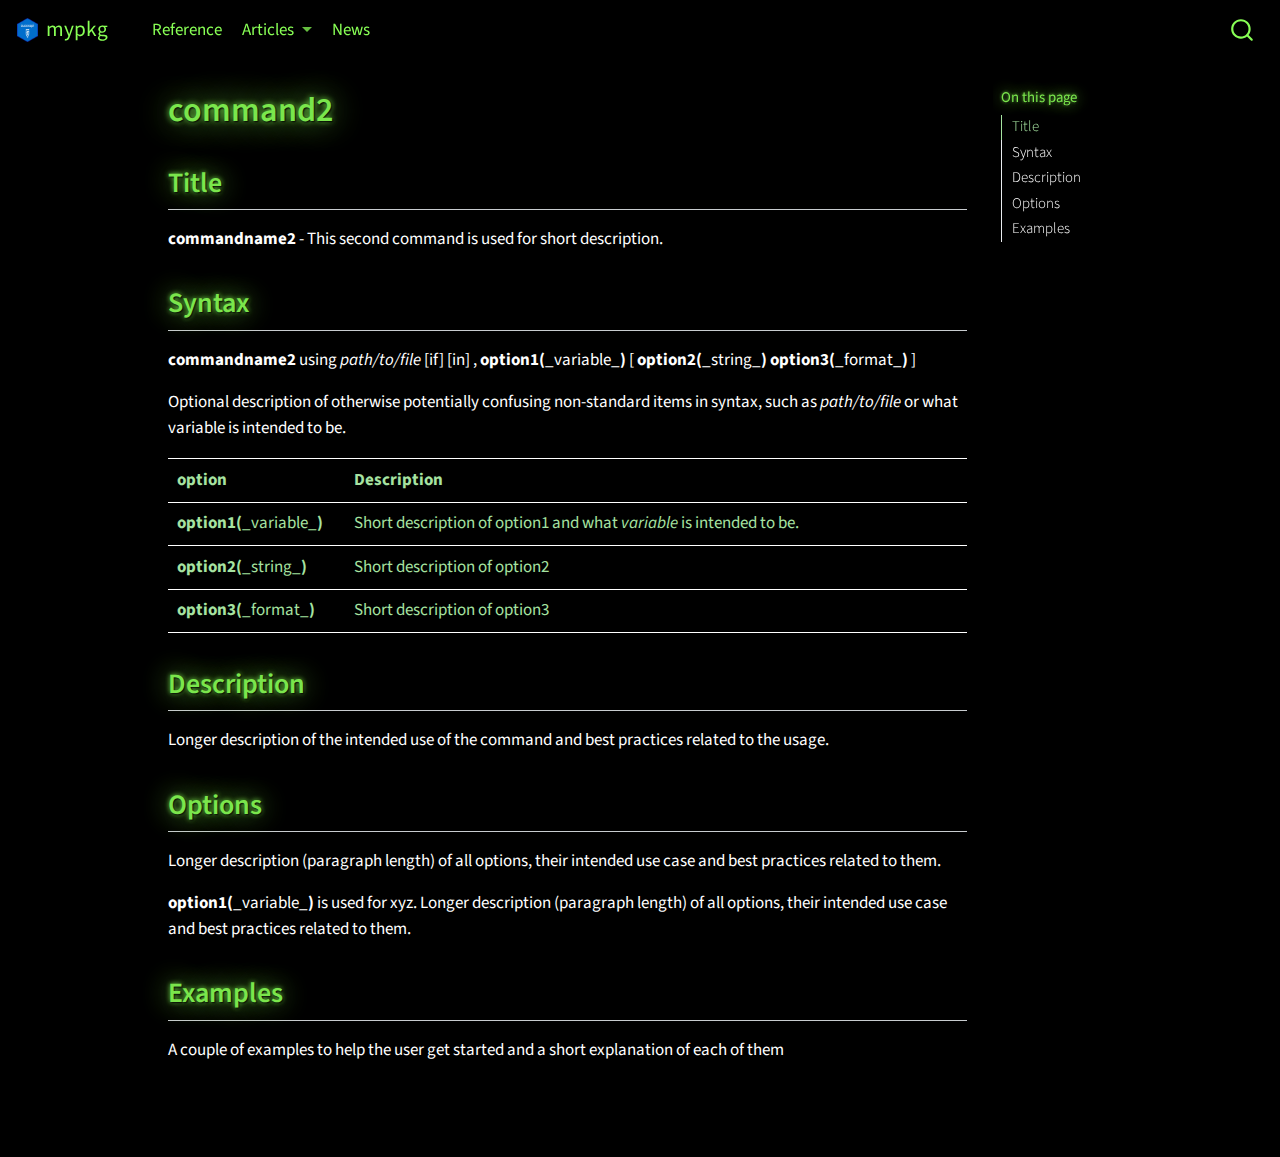
<file: docs/reference/command2.html>
<!DOCTYPE html>
<html xmlns="http://www.w3.org/1999/xhtml" lang="en" xml:lang="en"><head>

<meta charset="utf-8">
<meta name="generator" content="quarto-1.3.353">

<meta name="viewport" content="width=device-width, initial-scale=1.0, user-scalable=yes">


<title>mypkg - command2</title>
<style>
code{white-space: pre-wrap;}
span.smallcaps{font-variant: small-caps;}
div.columns{display: flex; gap: min(4vw, 1.5em);}
div.column{flex: auto; overflow-x: auto;}
div.hanging-indent{margin-left: 1.5em; text-indent: -1.5em;}
ul.task-list{list-style: none;}
ul.task-list li input[type="checkbox"] {
  width: 0.8em;
  margin: 0 0.8em 0.2em -1em; /* quarto-specific, see https://github.com/quarto-dev/quarto-cli/issues/4556 */ 
  vertical-align: middle;
}
</style>


<script src="../site_libs/quarto-nav/quarto-nav.js"></script>
<script src="../site_libs/quarto-nav/headroom.min.js"></script>
<script src="../site_libs/clipboard/clipboard.min.js"></script>
<script src="../site_libs/quarto-search/autocomplete.umd.js"></script>
<script src="../site_libs/quarto-search/fuse.min.js"></script>
<script src="../site_libs/quarto-search/quarto-search.js"></script>
<meta name="quarto:offset" content="../">
<script src="../site_libs/quarto-html/quarto.js"></script>
<script src="../site_libs/quarto-html/popper.min.js"></script>
<script src="../site_libs/quarto-html/tippy.umd.min.js"></script>
<script src="../site_libs/quarto-html/anchor.min.js"></script>
<link href="../site_libs/quarto-html/tippy.css" rel="stylesheet">
<link href="../site_libs/quarto-html/quarto-syntax-highlighting-dark.css" rel="stylesheet" id="quarto-text-highlighting-styles">
<script src="../site_libs/bootstrap/bootstrap.min.js"></script>
<link href="../site_libs/bootstrap/bootstrap-icons.css" rel="stylesheet">
<link href="../site_libs/bootstrap/bootstrap.min.css" rel="stylesheet" id="quarto-bootstrap" data-mode="dark">
<script id="quarto-search-options" type="application/json">{
  "location": "navbar",
  "copy-button": false,
  "collapse-after": 3,
  "panel-placement": "end",
  "type": "overlay",
  "limit": 20,
  "language": {
    "search-no-results-text": "No results",
    "search-matching-documents-text": "matching documents",
    "search-copy-link-title": "Copy link to search",
    "search-hide-matches-text": "Hide additional matches",
    "search-more-match-text": "more match in this document",
    "search-more-matches-text": "more matches in this document",
    "search-clear-button-title": "Clear",
    "search-detached-cancel-button-title": "Cancel",
    "search-submit-button-title": "Submit"
  }
}</script>


</head>

<body class="nav-fixed">

<div id="quarto-search-results"></div>
  <header id="quarto-header" class="headroom fixed-top">
    <nav class="navbar navbar-expand-lg navbar-dark ">
      <div class="navbar-container container-fluid">
      <div class="navbar-brand-container">
    <a href="../index.html" class="navbar-brand navbar-brand-logo">
    <img src="../images/logo.png" alt="" class="navbar-logo">
    </a>
    <a class="navbar-brand" href="../index.html">
    <span class="navbar-title">mypkg</span>
    </a>
  </div>
            <div id="quarto-search" class="" title="Search"></div>
          <button class="navbar-toggler" type="button" data-bs-toggle="collapse" data-bs-target="#navbarCollapse" aria-controls="navbarCollapse" aria-expanded="false" aria-label="Toggle navigation" onclick="if (window.quartoToggleHeadroom) { window.quartoToggleHeadroom(); }">
  <span class="navbar-toggler-icon"></span>
</button>
          <div class="collapse navbar-collapse" id="navbarCollapse">
            <ul class="navbar-nav navbar-nav-scroll me-auto">
  <li class="nav-item">
    <a class="nav-link" href="../reference/index.html" rel="" target="">
 <span class="menu-text">Reference</span></a>
  </li>  
  <li class="nav-item dropdown ">
    <a class="nav-link dropdown-toggle" href="#" id="nav-menu-articles" role="button" data-bs-toggle="dropdown" aria-expanded="false" rel="" target="">
 <span class="menu-text">Articles</span>
    </a>
    <ul class="dropdown-menu" aria-labelledby="nav-menu-articles">    
        <li>
    <a class="dropdown-item" href="../articles/topic1.html" rel="" target="">
 <span class="dropdown-text">Topic 1</span></a>
  </li>  
        <li>
    <a class="dropdown-item" href="../articles/topic2.html" rel="" target="">
 <span class="dropdown-text">Topic 2</span></a>
  </li>  
    </ul>
  </li>
  <li class="nav-item">
    <a class="nav-link" href="../news.html" rel="" target="">
 <span class="menu-text">News</span></a>
  </li>  
</ul>
            <ul class="navbar-nav navbar-nav-scroll ms-auto">
</ul>
            <div class="quarto-navbar-tools">
</div>
          </div> <!-- /navcollapse -->
      </div> <!-- /container-fluid -->
    </nav>
</header>
<!-- content -->
<div id="quarto-content" class="quarto-container page-columns page-rows-contents page-layout-article page-navbar">
<!-- sidebar -->
<!-- margin-sidebar -->
    <div id="quarto-margin-sidebar" class="sidebar margin-sidebar">
        <nav id="TOC" role="doc-toc" class="toc-active">
    <h2 id="toc-title">On this page</h2>
   
  <ul>
  <li><a href="#title" id="toc-title" class="nav-link active" data-scroll-target="#title">Title</a></li>
  <li><a href="#syntax" id="toc-syntax" class="nav-link" data-scroll-target="#syntax">Syntax</a></li>
  <li><a href="#description" id="toc-description" class="nav-link" data-scroll-target="#description">Description</a></li>
  <li><a href="#options" id="toc-options" class="nav-link" data-scroll-target="#options">Options</a></li>
  <li><a href="#examples" id="toc-examples" class="nav-link" data-scroll-target="#examples">Examples</a></li>
  </ul>
</nav>
    </div>
<!-- main -->
<main class="content" id="quarto-document-content">

<header id="title-block-header" class="quarto-title-block default">
<div class="quarto-title">
<h1 class="title">command2</h1>
</div>



<div class="quarto-title-meta">

    
  
    
  </div>
  

</header>

<section id="title" class="level2">
<h2 class="anchored" data-anchor-id="title">Title</h2>
<p><strong>commandname2</strong> - This second command is used for short description.</p>
</section>
<section id="syntax" class="level2">
<h2 class="anchored" data-anchor-id="syntax">Syntax</h2>
<p><strong>commandname2</strong> using <em>path/to/file</em> [if] [in] , <strong>option1(</strong>_variable_<strong>)</strong> [ <strong>option2(</strong>_string_<strong>)</strong> <strong>option3(</strong>_format_<strong>)</strong> ]</p>
<p>Optional description of otherwise potentially confusing non-standard items in syntax, such as <em>path/to/file</em> or what variable is intended to be.</p>
<table class="table">
<colgroup>
<col style="width: 22%">
<col style="width: 77%">
</colgroup>
<thead>
<tr class="header">
<th>option</th>
<th>Description</th>
</tr>
</thead>
<tbody>
<tr class="odd">
<td><strong>option1(</strong>_variable_<strong>)</strong></td>
<td>Short description of option1 and what <em>variable</em> is intended to be.</td>
</tr>
<tr class="even">
<td><strong>option2(</strong>_string_<strong>)</strong></td>
<td>Short description of option2</td>
</tr>
<tr class="odd">
<td><strong>option3(</strong>_format_<strong>)</strong></td>
<td>Short description of option3</td>
</tr>
</tbody>
</table>
</section>
<section id="description" class="level2">
<h2 class="anchored" data-anchor-id="description">Description</h2>
<p>Longer description of the intended use of the command and best practices related to the usage.</p>
</section>
<section id="options" class="level2">
<h2 class="anchored" data-anchor-id="options">Options</h2>
<p>Longer description (paragraph length) of all options, their intended use case and best practices related to them.</p>
<p><strong>option1(</strong>_variable_<strong>)</strong> is used for xyz. Longer description (paragraph length) of all options, their intended use case and best practices related to them.</p>
</section>
<section id="examples" class="level2">
<h2 class="anchored" data-anchor-id="examples">Examples</h2>
<p>A couple of examples to help the user get started and a short explanation of each of them</p>


</section>

</main> <!-- /main -->
<script id="quarto-html-after-body" type="application/javascript">
window.document.addEventListener("DOMContentLoaded", function (event) {
  const toggleBodyColorMode = (bsSheetEl) => {
    const mode = bsSheetEl.getAttribute("data-mode");
    const bodyEl = window.document.querySelector("body");
    if (mode === "dark") {
      bodyEl.classList.add("quarto-dark");
      bodyEl.classList.remove("quarto-light");
    } else {
      bodyEl.classList.add("quarto-light");
      bodyEl.classList.remove("quarto-dark");
    }
  }
  const toggleBodyColorPrimary = () => {
    const bsSheetEl = window.document.querySelector("link#quarto-bootstrap");
    if (bsSheetEl) {
      toggleBodyColorMode(bsSheetEl);
    }
  }
  toggleBodyColorPrimary();  
  const icon = "";
  const anchorJS = new window.AnchorJS();
  anchorJS.options = {
    placement: 'right',
    icon: icon
  };
  anchorJS.add('.anchored');
  const isCodeAnnotation = (el) => {
    for (const clz of el.classList) {
      if (clz.startsWith('code-annotation-')) {                     
        return true;
      }
    }
    return false;
  }
  const clipboard = new window.ClipboardJS('.code-copy-button', {
    text: function(trigger) {
      const codeEl = trigger.previousElementSibling.cloneNode(true);
      for (const childEl of codeEl.children) {
        if (isCodeAnnotation(childEl)) {
          childEl.remove();
        }
      }
      return codeEl.innerText;
    }
  });
  clipboard.on('success', function(e) {
    // button target
    const button = e.trigger;
    // don't keep focus
    button.blur();
    // flash "checked"
    button.classList.add('code-copy-button-checked');
    var currentTitle = button.getAttribute("title");
    button.setAttribute("title", "Copied!");
    let tooltip;
    if (window.bootstrap) {
      button.setAttribute("data-bs-toggle", "tooltip");
      button.setAttribute("data-bs-placement", "left");
      button.setAttribute("data-bs-title", "Copied!");
      tooltip = new bootstrap.Tooltip(button, 
        { trigger: "manual", 
          customClass: "code-copy-button-tooltip",
          offset: [0, -8]});
      tooltip.show();    
    }
    setTimeout(function() {
      if (tooltip) {
        tooltip.hide();
        button.removeAttribute("data-bs-title");
        button.removeAttribute("data-bs-toggle");
        button.removeAttribute("data-bs-placement");
      }
      button.setAttribute("title", currentTitle);
      button.classList.remove('code-copy-button-checked');
    }, 1000);
    // clear code selection
    e.clearSelection();
  });
  function tippyHover(el, contentFn) {
    const config = {
      allowHTML: true,
      content: contentFn,
      maxWidth: 500,
      delay: 100,
      arrow: false,
      appendTo: function(el) {
          return el.parentElement;
      },
      interactive: true,
      interactiveBorder: 10,
      theme: 'quarto',
      placement: 'bottom-start'
    };
    window.tippy(el, config); 
  }
  const noterefs = window.document.querySelectorAll('a[role="doc-noteref"]');
  for (var i=0; i<noterefs.length; i++) {
    const ref = noterefs[i];
    tippyHover(ref, function() {
      // use id or data attribute instead here
      let href = ref.getAttribute('data-footnote-href') || ref.getAttribute('href');
      try { href = new URL(href).hash; } catch {}
      const id = href.replace(/^#\/?/, "");
      const note = window.document.getElementById(id);
      return note.innerHTML;
    });
  }
      let selectedAnnoteEl;
      const selectorForAnnotation = ( cell, annotation) => {
        let cellAttr = 'data-code-cell="' + cell + '"';
        let lineAttr = 'data-code-annotation="' +  annotation + '"';
        const selector = 'span[' + cellAttr + '][' + lineAttr + ']';
        return selector;
      }
      const selectCodeLines = (annoteEl) => {
        const doc = window.document;
        const targetCell = annoteEl.getAttribute("data-target-cell");
        const targetAnnotation = annoteEl.getAttribute("data-target-annotation");
        const annoteSpan = window.document.querySelector(selectorForAnnotation(targetCell, targetAnnotation));
        const lines = annoteSpan.getAttribute("data-code-lines").split(",");
        const lineIds = lines.map((line) => {
          return targetCell + "-" + line;
        })
        let top = null;
        let height = null;
        let parent = null;
        if (lineIds.length > 0) {
            //compute the position of the single el (top and bottom and make a div)
            const el = window.document.getElementById(lineIds[0]);
            top = el.offsetTop;
            height = el.offsetHeight;
            parent = el.parentElement.parentElement;
          if (lineIds.length > 1) {
            const lastEl = window.document.getElementById(lineIds[lineIds.length - 1]);
            const bottom = lastEl.offsetTop + lastEl.offsetHeight;
            height = bottom - top;
          }
          if (top !== null && height !== null && parent !== null) {
            // cook up a div (if necessary) and position it 
            let div = window.document.getElementById("code-annotation-line-highlight");
            if (div === null) {
              div = window.document.createElement("div");
              div.setAttribute("id", "code-annotation-line-highlight");
              div.style.position = 'absolute';
              parent.appendChild(div);
            }
            div.style.top = top - 2 + "px";
            div.style.height = height + 4 + "px";
            let gutterDiv = window.document.getElementById("code-annotation-line-highlight-gutter");
            if (gutterDiv === null) {
              gutterDiv = window.document.createElement("div");
              gutterDiv.setAttribute("id", "code-annotation-line-highlight-gutter");
              gutterDiv.style.position = 'absolute';
              const codeCell = window.document.getElementById(targetCell);
              const gutter = codeCell.querySelector('.code-annotation-gutter');
              gutter.appendChild(gutterDiv);
            }
            gutterDiv.style.top = top - 2 + "px";
            gutterDiv.style.height = height + 4 + "px";
          }
          selectedAnnoteEl = annoteEl;
        }
      };
      const unselectCodeLines = () => {
        const elementsIds = ["code-annotation-line-highlight", "code-annotation-line-highlight-gutter"];
        elementsIds.forEach((elId) => {
          const div = window.document.getElementById(elId);
          if (div) {
            div.remove();
          }
        });
        selectedAnnoteEl = undefined;
      };
      // Attach click handler to the DT
      const annoteDls = window.document.querySelectorAll('dt[data-target-cell]');
      for (const annoteDlNode of annoteDls) {
        annoteDlNode.addEventListener('click', (event) => {
          const clickedEl = event.target;
          if (clickedEl !== selectedAnnoteEl) {
            unselectCodeLines();
            const activeEl = window.document.querySelector('dt[data-target-cell].code-annotation-active');
            if (activeEl) {
              activeEl.classList.remove('code-annotation-active');
            }
            selectCodeLines(clickedEl);
            clickedEl.classList.add('code-annotation-active');
          } else {
            // Unselect the line
            unselectCodeLines();
            clickedEl.classList.remove('code-annotation-active');
          }
        });
      }
  const findCites = (el) => {
    const parentEl = el.parentElement;
    if (parentEl) {
      const cites = parentEl.dataset.cites;
      if (cites) {
        return {
          el,
          cites: cites.split(' ')
        };
      } else {
        return findCites(el.parentElement)
      }
    } else {
      return undefined;
    }
  };
  var bibliorefs = window.document.querySelectorAll('a[role="doc-biblioref"]');
  for (var i=0; i<bibliorefs.length; i++) {
    const ref = bibliorefs[i];
    const citeInfo = findCites(ref);
    if (citeInfo) {
      tippyHover(citeInfo.el, function() {
        var popup = window.document.createElement('div');
        citeInfo.cites.forEach(function(cite) {
          var citeDiv = window.document.createElement('div');
          citeDiv.classList.add('hanging-indent');
          citeDiv.classList.add('csl-entry');
          var biblioDiv = window.document.getElementById('ref-' + cite);
          if (biblioDiv) {
            citeDiv.innerHTML = biblioDiv.innerHTML;
          }
          popup.appendChild(citeDiv);
        });
        return popup.innerHTML;
      });
    }
  }
});
</script>
</div> <!-- /content -->



</body></html>
</file>
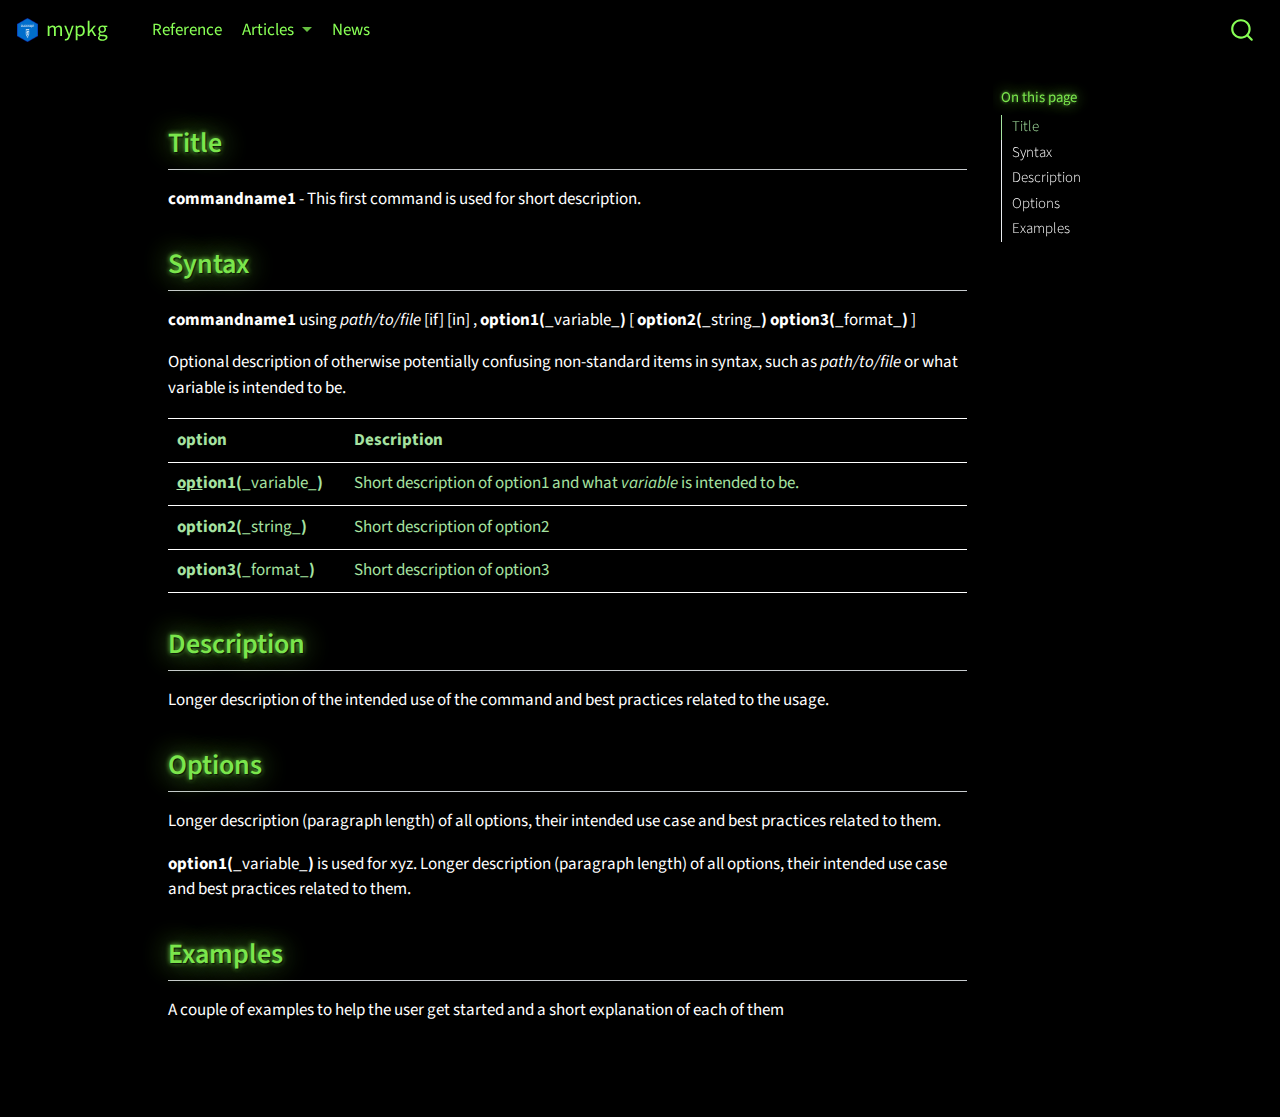
<file: docs/src/mdhlp/command1.html>
<!DOCTYPE html>
<html xmlns="http://www.w3.org/1999/xhtml" lang="en" xml:lang="en"><head>

<meta charset="utf-8">
<meta name="generator" content="quarto-1.3.353">

<meta name="viewport" content="width=device-width, initial-scale=1.0, user-scalable=yes">


<title>mypkg – command1</title>
<style>
code{white-space: pre-wrap;}
span.smallcaps{font-variant: small-caps;}
div.columns{display: flex; gap: min(4vw, 1.5em);}
div.column{flex: auto; overflow-x: auto;}
div.hanging-indent{margin-left: 1.5em; text-indent: -1.5em;}
ul.task-list{list-style: none;}
ul.task-list li input[type="checkbox"] {
  width: 0.8em;
  margin: 0 0.8em 0.2em -1em; /* quarto-specific, see https://github.com/quarto-dev/quarto-cli/issues/4556 */ 
  vertical-align: middle;
}
</style>


<script src="../../site_libs/quarto-nav/quarto-nav.js"></script>
<script src="../../site_libs/quarto-nav/headroom.min.js"></script>
<script src="../../site_libs/clipboard/clipboard.min.js"></script>
<script src="../../site_libs/quarto-search/autocomplete.umd.js"></script>
<script src="../../site_libs/quarto-search/fuse.min.js"></script>
<script src="../../site_libs/quarto-search/quarto-search.js"></script>
<meta name="quarto:offset" content="../../">
<script src="../../site_libs/quarto-html/quarto.js"></script>
<script src="../../site_libs/quarto-html/popper.min.js"></script>
<script src="../../site_libs/quarto-html/tippy.umd.min.js"></script>
<script src="../../site_libs/quarto-html/anchor.min.js"></script>
<link href="../../site_libs/quarto-html/tippy.css" rel="stylesheet">
<link href="../../site_libs/quarto-html/quarto-syntax-highlighting-dark.css" rel="stylesheet" id="quarto-text-highlighting-styles">
<script src="../../site_libs/bootstrap/bootstrap.min.js"></script>
<link href="../../site_libs/bootstrap/bootstrap-icons.css" rel="stylesheet">
<link href="../../site_libs/bootstrap/bootstrap.min.css" rel="stylesheet" id="quarto-bootstrap" data-mode="dark">
<script id="quarto-search-options" type="application/json">{
  "location": "navbar",
  "copy-button": false,
  "collapse-after": 3,
  "panel-placement": "end",
  "type": "overlay",
  "limit": 20,
  "language": {
    "search-no-results-text": "No results",
    "search-matching-documents-text": "matching documents",
    "search-copy-link-title": "Copy link to search",
    "search-hide-matches-text": "Hide additional matches",
    "search-more-match-text": "more match in this document",
    "search-more-matches-text": "more matches in this document",
    "search-clear-button-title": "Clear",
    "search-detached-cancel-button-title": "Cancel",
    "search-submit-button-title": "Submit"
  }
}</script>


</head>

<body class="nav-fixed">

<div id="quarto-search-results"></div>
  <header id="quarto-header" class="headroom fixed-top">
    <nav class="navbar navbar-expand-lg navbar-dark ">
      <div class="navbar-container container-fluid">
      <div class="navbar-brand-container">
    <a href="../../index.html" class="navbar-brand navbar-brand-logo">
    <img src="../../images/logo.png" alt="" class="navbar-logo">
    </a>
    <a class="navbar-brand" href="../../index.html">
    <span class="navbar-title">mypkg</span>
    </a>
  </div>
            <div id="quarto-search" class="" title="Search"></div>
          <button class="navbar-toggler" type="button" data-bs-toggle="collapse" data-bs-target="#navbarCollapse" aria-controls="navbarCollapse" aria-expanded="false" aria-label="Toggle navigation" onclick="if (window.quartoToggleHeadroom) { window.quartoToggleHeadroom(); }">
  <span class="navbar-toggler-icon"></span>
</button>
          <div class="collapse navbar-collapse" id="navbarCollapse">
            <ul class="navbar-nav navbar-nav-scroll me-auto">
  <li class="nav-item">
    <a class="nav-link" href="../../reference/index.html" rel="" target="">
 <span class="menu-text">Reference</span></a>
  </li>  
  <li class="nav-item dropdown ">
    <a class="nav-link dropdown-toggle" href="#" id="nav-menu-articles" role="button" data-bs-toggle="dropdown" aria-expanded="false" rel="" target="">
 <span class="menu-text">Articles</span>
    </a>
    <ul class="dropdown-menu" aria-labelledby="nav-menu-articles">    
        <li>
    <a class="dropdown-item" href="../../articles/topic1.html" rel="" target="">
 <span class="dropdown-text">Topic 1</span></a>
  </li>  
        <li>
    <a class="dropdown-item" href="../../articles/topic2.html" rel="" target="">
 <span class="dropdown-text">Topic 2</span></a>
  </li>  
    </ul>
  </li>
  <li class="nav-item">
    <a class="nav-link" href="../../news.html" rel="" target="">
 <span class="menu-text">News</span></a>
  </li>  
</ul>
            <ul class="navbar-nav navbar-nav-scroll ms-auto">
</ul>
            <div class="quarto-navbar-tools">
</div>
          </div> <!-- /navcollapse -->
      </div> <!-- /container-fluid -->
    </nav>
</header>
<!-- content -->
<div id="quarto-content" class="quarto-container page-columns page-rows-contents page-layout-article page-navbar">
<!-- sidebar -->
<!-- margin-sidebar -->
    <div id="quarto-margin-sidebar" class="sidebar margin-sidebar">
        <nav id="TOC" role="doc-toc" class="toc-active">
    <h2 id="toc-title">On this page</h2>
   
  <ul>
  <li><a href="#title" id="toc-title" class="nav-link active" data-scroll-target="#title">Title</a></li>
  <li><a href="#syntax" id="toc-syntax" class="nav-link" data-scroll-target="#syntax">Syntax</a></li>
  <li><a href="#description" id="toc-description" class="nav-link" data-scroll-target="#description">Description</a></li>
  <li><a href="#options" id="toc-options" class="nav-link" data-scroll-target="#options">Options</a></li>
  <li><a href="#examples" id="toc-examples" class="nav-link" data-scroll-target="#examples">Examples</a></li>
  </ul>
</nav>
    </div>
<!-- main -->
<main class="content" id="quarto-document-content">



<section id="title" class="level2">
<h2 class="anchored" data-anchor-id="title">Title</h2>
<p><strong>commandname1</strong> - This first command is used for short description.</p>
</section>
<section id="syntax" class="level2">
<h2 class="anchored" data-anchor-id="syntax">Syntax</h2>
<p><strong>commandname1</strong> using <em>path/to/file</em> [if] [in] , <strong>option1(</strong>_variable_<strong>)</strong> [ <strong>option2(</strong>_string_<strong>)</strong> <strong>option3(</strong>_format_<strong>)</strong> ]</p>
<p>Optional description of otherwise potentially confusing non-standard items in syntax, such as <em>path/to/file</em> or what variable is intended to be.</p>
<table class="table">
<colgroup>
<col style="width: 22%">
<col style="width: 77%">
</colgroup>
<thead>
<tr class="header">
<th>option</th>
<th>Description</th>
</tr>
</thead>
<tbody>
<tr class="odd">
<td><strong><u>opt</u>ion1(</strong>_variable_<strong>)</strong></td>
<td>Short description of option1 and what <em>variable</em> is intended to be.</td>
</tr>
<tr class="even">
<td><strong>option2(</strong>_string_<strong>)</strong></td>
<td>Short description of option2</td>
</tr>
<tr class="odd">
<td><strong>option3(</strong>_format_<strong>)</strong></td>
<td>Short description of option3</td>
</tr>
</tbody>
</table>
</section>
<section id="description" class="level2">
<h2 class="anchored" data-anchor-id="description">Description</h2>
<p>Longer description of the intended use of the command and best practices related to the usage.</p>
</section>
<section id="options" class="level2">
<h2 class="anchored" data-anchor-id="options">Options</h2>
<p>Longer description (paragraph length) of all options, their intended use case and best practices related to them.</p>
<p><strong>option1(</strong>_variable_<strong>)</strong> is used for xyz. Longer description (paragraph length) of all options, their intended use case and best practices related to them.</p>
</section>
<section id="examples" class="level2">
<h2 class="anchored" data-anchor-id="examples">Examples</h2>
<p>A couple of examples to help the user get started and a short explanation of each of them</p>


</section>

</main> <!-- /main -->
<script id="quarto-html-after-body" type="application/javascript">
window.document.addEventListener("DOMContentLoaded", function (event) {
  const toggleBodyColorMode = (bsSheetEl) => {
    const mode = bsSheetEl.getAttribute("data-mode");
    const bodyEl = window.document.querySelector("body");
    if (mode === "dark") {
      bodyEl.classList.add("quarto-dark");
      bodyEl.classList.remove("quarto-light");
    } else {
      bodyEl.classList.add("quarto-light");
      bodyEl.classList.remove("quarto-dark");
    }
  }
  const toggleBodyColorPrimary = () => {
    const bsSheetEl = window.document.querySelector("link#quarto-bootstrap");
    if (bsSheetEl) {
      toggleBodyColorMode(bsSheetEl);
    }
  }
  toggleBodyColorPrimary();  
  const icon = "";
  const anchorJS = new window.AnchorJS();
  anchorJS.options = {
    placement: 'right',
    icon: icon
  };
  anchorJS.add('.anchored');
  const isCodeAnnotation = (el) => {
    for (const clz of el.classList) {
      if (clz.startsWith('code-annotation-')) {                     
        return true;
      }
    }
    return false;
  }
  const clipboard = new window.ClipboardJS('.code-copy-button', {
    text: function(trigger) {
      const codeEl = trigger.previousElementSibling.cloneNode(true);
      for (const childEl of codeEl.children) {
        if (isCodeAnnotation(childEl)) {
          childEl.remove();
        }
      }
      return codeEl.innerText;
    }
  });
  clipboard.on('success', function(e) {
    // button target
    const button = e.trigger;
    // don't keep focus
    button.blur();
    // flash "checked"
    button.classList.add('code-copy-button-checked');
    var currentTitle = button.getAttribute("title");
    button.setAttribute("title", "Copied!");
    let tooltip;
    if (window.bootstrap) {
      button.setAttribute("data-bs-toggle", "tooltip");
      button.setAttribute("data-bs-placement", "left");
      button.setAttribute("data-bs-title", "Copied!");
      tooltip = new bootstrap.Tooltip(button, 
        { trigger: "manual", 
          customClass: "code-copy-button-tooltip",
          offset: [0, -8]});
      tooltip.show();    
    }
    setTimeout(function() {
      if (tooltip) {
        tooltip.hide();
        button.removeAttribute("data-bs-title");
        button.removeAttribute("data-bs-toggle");
        button.removeAttribute("data-bs-placement");
      }
      button.setAttribute("title", currentTitle);
      button.classList.remove('code-copy-button-checked');
    }, 1000);
    // clear code selection
    e.clearSelection();
  });
  function tippyHover(el, contentFn) {
    const config = {
      allowHTML: true,
      content: contentFn,
      maxWidth: 500,
      delay: 100,
      arrow: false,
      appendTo: function(el) {
          return el.parentElement;
      },
      interactive: true,
      interactiveBorder: 10,
      theme: 'quarto',
      placement: 'bottom-start'
    };
    window.tippy(el, config); 
  }
  const noterefs = window.document.querySelectorAll('a[role="doc-noteref"]');
  for (var i=0; i<noterefs.length; i++) {
    const ref = noterefs[i];
    tippyHover(ref, function() {
      // use id or data attribute instead here
      let href = ref.getAttribute('data-footnote-href') || ref.getAttribute('href');
      try { href = new URL(href).hash; } catch {}
      const id = href.replace(/^#\/?/, "");
      const note = window.document.getElementById(id);
      return note.innerHTML;
    });
  }
      let selectedAnnoteEl;
      const selectorForAnnotation = ( cell, annotation) => {
        let cellAttr = 'data-code-cell="' + cell + '"';
        let lineAttr = 'data-code-annotation="' +  annotation + '"';
        const selector = 'span[' + cellAttr + '][' + lineAttr + ']';
        return selector;
      }
      const selectCodeLines = (annoteEl) => {
        const doc = window.document;
        const targetCell = annoteEl.getAttribute("data-target-cell");
        const targetAnnotation = annoteEl.getAttribute("data-target-annotation");
        const annoteSpan = window.document.querySelector(selectorForAnnotation(targetCell, targetAnnotation));
        const lines = annoteSpan.getAttribute("data-code-lines").split(",");
        const lineIds = lines.map((line) => {
          return targetCell + "-" + line;
        })
        let top = null;
        let height = null;
        let parent = null;
        if (lineIds.length > 0) {
            //compute the position of the single el (top and bottom and make a div)
            const el = window.document.getElementById(lineIds[0]);
            top = el.offsetTop;
            height = el.offsetHeight;
            parent = el.parentElement.parentElement;
          if (lineIds.length > 1) {
            const lastEl = window.document.getElementById(lineIds[lineIds.length - 1]);
            const bottom = lastEl.offsetTop + lastEl.offsetHeight;
            height = bottom - top;
          }
          if (top !== null && height !== null && parent !== null) {
            // cook up a div (if necessary) and position it 
            let div = window.document.getElementById("code-annotation-line-highlight");
            if (div === null) {
              div = window.document.createElement("div");
              div.setAttribute("id", "code-annotation-line-highlight");
              div.style.position = 'absolute';
              parent.appendChild(div);
            }
            div.style.top = top - 2 + "px";
            div.style.height = height + 4 + "px";
            let gutterDiv = window.document.getElementById("code-annotation-line-highlight-gutter");
            if (gutterDiv === null) {
              gutterDiv = window.document.createElement("div");
              gutterDiv.setAttribute("id", "code-annotation-line-highlight-gutter");
              gutterDiv.style.position = 'absolute';
              const codeCell = window.document.getElementById(targetCell);
              const gutter = codeCell.querySelector('.code-annotation-gutter');
              gutter.appendChild(gutterDiv);
            }
            gutterDiv.style.top = top - 2 + "px";
            gutterDiv.style.height = height + 4 + "px";
          }
          selectedAnnoteEl = annoteEl;
        }
      };
      const unselectCodeLines = () => {
        const elementsIds = ["code-annotation-line-highlight", "code-annotation-line-highlight-gutter"];
        elementsIds.forEach((elId) => {
          const div = window.document.getElementById(elId);
          if (div) {
            div.remove();
          }
        });
        selectedAnnoteEl = undefined;
      };
      // Attach click handler to the DT
      const annoteDls = window.document.querySelectorAll('dt[data-target-cell]');
      for (const annoteDlNode of annoteDls) {
        annoteDlNode.addEventListener('click', (event) => {
          const clickedEl = event.target;
          if (clickedEl !== selectedAnnoteEl) {
            unselectCodeLines();
            const activeEl = window.document.querySelector('dt[data-target-cell].code-annotation-active');
            if (activeEl) {
              activeEl.classList.remove('code-annotation-active');
            }
            selectCodeLines(clickedEl);
            clickedEl.classList.add('code-annotation-active');
          } else {
            // Unselect the line
            unselectCodeLines();
            clickedEl.classList.remove('code-annotation-active');
          }
        });
      }
  const findCites = (el) => {
    const parentEl = el.parentElement;
    if (parentEl) {
      const cites = parentEl.dataset.cites;
      if (cites) {
        return {
          el,
          cites: cites.split(' ')
        };
      } else {
        return findCites(el.parentElement)
      }
    } else {
      return undefined;
    }
  };
  var bibliorefs = window.document.querySelectorAll('a[role="doc-biblioref"]');
  for (var i=0; i<bibliorefs.length; i++) {
    const ref = bibliorefs[i];
    const citeInfo = findCites(ref);
    if (citeInfo) {
      tippyHover(citeInfo.el, function() {
        var popup = window.document.createElement('div');
        citeInfo.cites.forEach(function(cite) {
          var citeDiv = window.document.createElement('div');
          citeDiv.classList.add('hanging-indent');
          citeDiv.classList.add('csl-entry');
          var biblioDiv = window.document.getElementById('ref-' + cite);
          if (biblioDiv) {
            citeDiv.innerHTML = biblioDiv.innerHTML;
          }
          popup.appendChild(citeDiv);
        });
        return popup.innerHTML;
      });
    }
  }
});
</script>
</div> <!-- /content -->



</body></html>
</file>
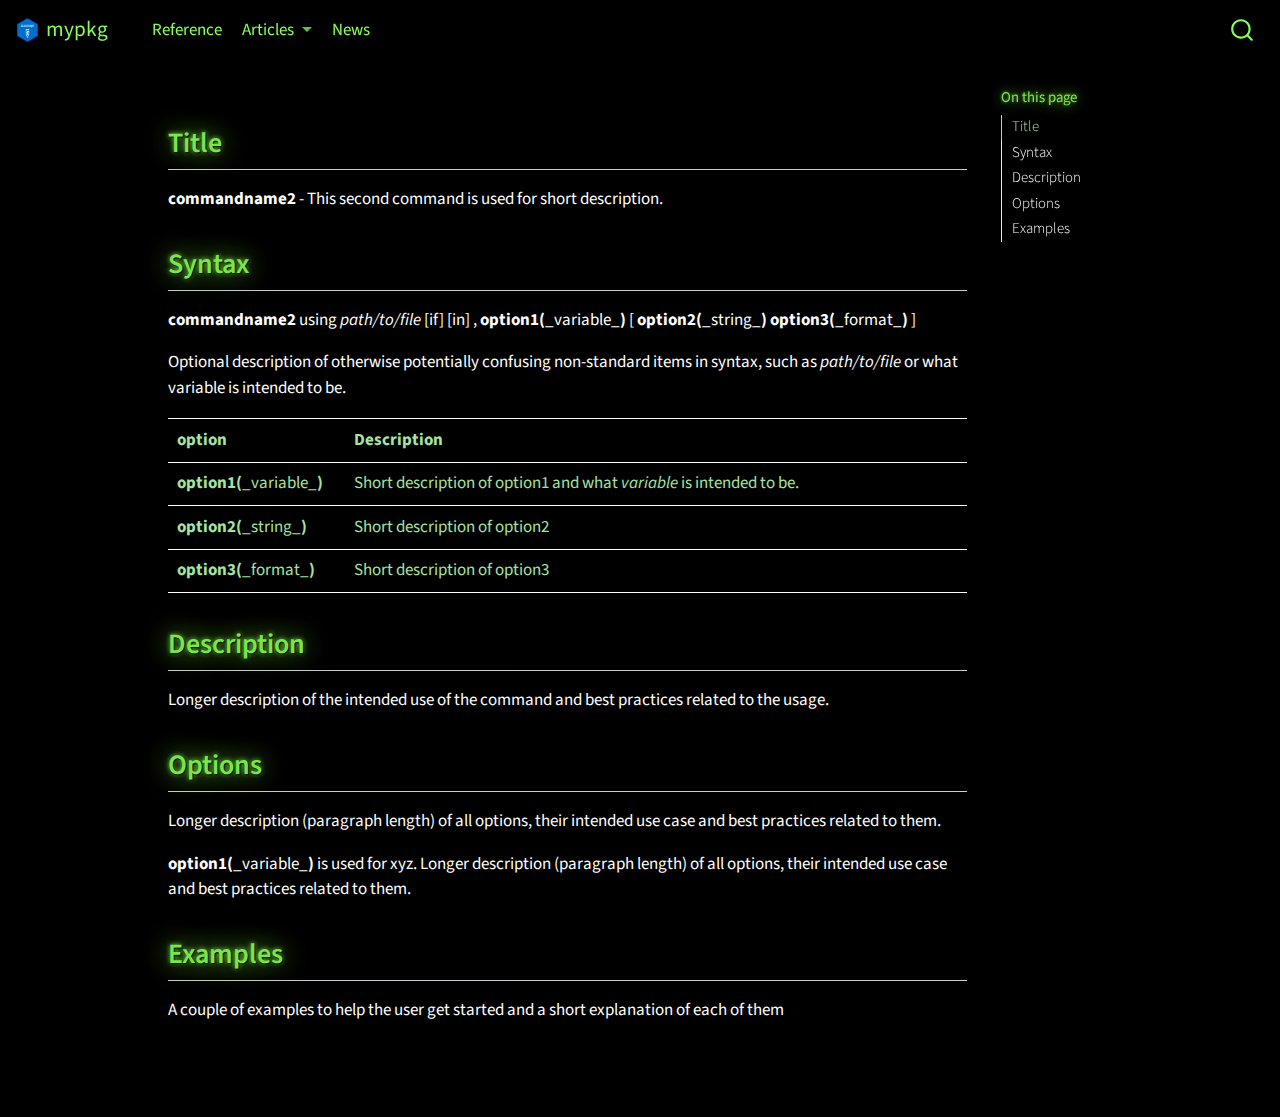
<file: docs/src/mdhlp/command2.html>
<!DOCTYPE html>
<html xmlns="http://www.w3.org/1999/xhtml" lang="en" xml:lang="en"><head>

<meta charset="utf-8">
<meta name="generator" content="quarto-1.3.353">

<meta name="viewport" content="width=device-width, initial-scale=1.0, user-scalable=yes">


<title>mypkg – command2</title>
<style>
code{white-space: pre-wrap;}
span.smallcaps{font-variant: small-caps;}
div.columns{display: flex; gap: min(4vw, 1.5em);}
div.column{flex: auto; overflow-x: auto;}
div.hanging-indent{margin-left: 1.5em; text-indent: -1.5em;}
ul.task-list{list-style: none;}
ul.task-list li input[type="checkbox"] {
  width: 0.8em;
  margin: 0 0.8em 0.2em -1em; /* quarto-specific, see https://github.com/quarto-dev/quarto-cli/issues/4556 */ 
  vertical-align: middle;
}
</style>


<script src="../../site_libs/quarto-nav/quarto-nav.js"></script>
<script src="../../site_libs/quarto-nav/headroom.min.js"></script>
<script src="../../site_libs/clipboard/clipboard.min.js"></script>
<script src="../../site_libs/quarto-search/autocomplete.umd.js"></script>
<script src="../../site_libs/quarto-search/fuse.min.js"></script>
<script src="../../site_libs/quarto-search/quarto-search.js"></script>
<meta name="quarto:offset" content="../../">
<script src="../../site_libs/quarto-html/quarto.js"></script>
<script src="../../site_libs/quarto-html/popper.min.js"></script>
<script src="../../site_libs/quarto-html/tippy.umd.min.js"></script>
<script src="../../site_libs/quarto-html/anchor.min.js"></script>
<link href="../../site_libs/quarto-html/tippy.css" rel="stylesheet">
<link href="../../site_libs/quarto-html/quarto-syntax-highlighting-dark.css" rel="stylesheet" id="quarto-text-highlighting-styles">
<script src="../../site_libs/bootstrap/bootstrap.min.js"></script>
<link href="../../site_libs/bootstrap/bootstrap-icons.css" rel="stylesheet">
<link href="../../site_libs/bootstrap/bootstrap.min.css" rel="stylesheet" id="quarto-bootstrap" data-mode="dark">
<script id="quarto-search-options" type="application/json">{
  "location": "navbar",
  "copy-button": false,
  "collapse-after": 3,
  "panel-placement": "end",
  "type": "overlay",
  "limit": 20,
  "language": {
    "search-no-results-text": "No results",
    "search-matching-documents-text": "matching documents",
    "search-copy-link-title": "Copy link to search",
    "search-hide-matches-text": "Hide additional matches",
    "search-more-match-text": "more match in this document",
    "search-more-matches-text": "more matches in this document",
    "search-clear-button-title": "Clear",
    "search-detached-cancel-button-title": "Cancel",
    "search-submit-button-title": "Submit"
  }
}</script>


</head>

<body class="nav-fixed">

<div id="quarto-search-results"></div>
  <header id="quarto-header" class="headroom fixed-top">
    <nav class="navbar navbar-expand-lg navbar-dark ">
      <div class="navbar-container container-fluid">
      <div class="navbar-brand-container">
    <a href="../../index.html" class="navbar-brand navbar-brand-logo">
    <img src="../../images/logo.png" alt="" class="navbar-logo">
    </a>
    <a class="navbar-brand" href="../../index.html">
    <span class="navbar-title">mypkg</span>
    </a>
  </div>
            <div id="quarto-search" class="" title="Search"></div>
          <button class="navbar-toggler" type="button" data-bs-toggle="collapse" data-bs-target="#navbarCollapse" aria-controls="navbarCollapse" aria-expanded="false" aria-label="Toggle navigation" onclick="if (window.quartoToggleHeadroom) { window.quartoToggleHeadroom(); }">
  <span class="navbar-toggler-icon"></span>
</button>
          <div class="collapse navbar-collapse" id="navbarCollapse">
            <ul class="navbar-nav navbar-nav-scroll me-auto">
  <li class="nav-item">
    <a class="nav-link" href="../../reference/index.html" rel="" target="">
 <span class="menu-text">Reference</span></a>
  </li>  
  <li class="nav-item dropdown ">
    <a class="nav-link dropdown-toggle" href="#" id="nav-menu-articles" role="button" data-bs-toggle="dropdown" aria-expanded="false" rel="" target="">
 <span class="menu-text">Articles</span>
    </a>
    <ul class="dropdown-menu" aria-labelledby="nav-menu-articles">    
        <li>
    <a class="dropdown-item" href="../../articles/topic1.html" rel="" target="">
 <span class="dropdown-text">Topic 1</span></a>
  </li>  
        <li>
    <a class="dropdown-item" href="../../articles/topic2.html" rel="" target="">
 <span class="dropdown-text">Topic 2</span></a>
  </li>  
    </ul>
  </li>
  <li class="nav-item">
    <a class="nav-link" href="../../news.html" rel="" target="">
 <span class="menu-text">News</span></a>
  </li>  
</ul>
            <ul class="navbar-nav navbar-nav-scroll ms-auto">
</ul>
            <div class="quarto-navbar-tools">
</div>
          </div> <!-- /navcollapse -->
      </div> <!-- /container-fluid -->
    </nav>
</header>
<!-- content -->
<div id="quarto-content" class="quarto-container page-columns page-rows-contents page-layout-article page-navbar">
<!-- sidebar -->
<!-- margin-sidebar -->
    <div id="quarto-margin-sidebar" class="sidebar margin-sidebar">
        <nav id="TOC" role="doc-toc" class="toc-active">
    <h2 id="toc-title">On this page</h2>
   
  <ul>
  <li><a href="#title" id="toc-title" class="nav-link active" data-scroll-target="#title">Title</a></li>
  <li><a href="#syntax" id="toc-syntax" class="nav-link" data-scroll-target="#syntax">Syntax</a></li>
  <li><a href="#description" id="toc-description" class="nav-link" data-scroll-target="#description">Description</a></li>
  <li><a href="#options" id="toc-options" class="nav-link" data-scroll-target="#options">Options</a></li>
  <li><a href="#examples" id="toc-examples" class="nav-link" data-scroll-target="#examples">Examples</a></li>
  </ul>
</nav>
    </div>
<!-- main -->
<main class="content" id="quarto-document-content">



<section id="title" class="level2">
<h2 class="anchored" data-anchor-id="title">Title</h2>
<p><strong>commandname2</strong> - This second command is used for short description.</p>
</section>
<section id="syntax" class="level2">
<h2 class="anchored" data-anchor-id="syntax">Syntax</h2>
<p><strong>commandname2</strong> using <em>path/to/file</em> [if] [in] , <strong>option1(</strong>_variable_<strong>)</strong> [ <strong>option2(</strong>_string_<strong>)</strong> <strong>option3(</strong>_format_<strong>)</strong> ]</p>
<p>Optional description of otherwise potentially confusing non-standard items in syntax, such as <em>path/to/file</em> or what variable is intended to be.</p>
<table class="table">
<colgroup>
<col style="width: 22%">
<col style="width: 77%">
</colgroup>
<thead>
<tr class="header">
<th>option</th>
<th>Description</th>
</tr>
</thead>
<tbody>
<tr class="odd">
<td><strong>option1(</strong>_variable_<strong>)</strong></td>
<td>Short description of option1 and what <em>variable</em> is intended to be.</td>
</tr>
<tr class="even">
<td><strong>option2(</strong>_string_<strong>)</strong></td>
<td>Short description of option2</td>
</tr>
<tr class="odd">
<td><strong>option3(</strong>_format_<strong>)</strong></td>
<td>Short description of option3</td>
</tr>
</tbody>
</table>
</section>
<section id="description" class="level2">
<h2 class="anchored" data-anchor-id="description">Description</h2>
<p>Longer description of the intended use of the command and best practices related to the usage.</p>
</section>
<section id="options" class="level2">
<h2 class="anchored" data-anchor-id="options">Options</h2>
<p>Longer description (paragraph length) of all options, their intended use case and best practices related to them.</p>
<p><strong>option1(</strong>_variable_<strong>)</strong> is used for xyz. Longer description (paragraph length) of all options, their intended use case and best practices related to them.</p>
</section>
<section id="examples" class="level2">
<h2 class="anchored" data-anchor-id="examples">Examples</h2>
<p>A couple of examples to help the user get started and a short explanation of each of them</p>


</section>

</main> <!-- /main -->
<script id="quarto-html-after-body" type="application/javascript">
window.document.addEventListener("DOMContentLoaded", function (event) {
  const toggleBodyColorMode = (bsSheetEl) => {
    const mode = bsSheetEl.getAttribute("data-mode");
    const bodyEl = window.document.querySelector("body");
    if (mode === "dark") {
      bodyEl.classList.add("quarto-dark");
      bodyEl.classList.remove("quarto-light");
    } else {
      bodyEl.classList.add("quarto-light");
      bodyEl.classList.remove("quarto-dark");
    }
  }
  const toggleBodyColorPrimary = () => {
    const bsSheetEl = window.document.querySelector("link#quarto-bootstrap");
    if (bsSheetEl) {
      toggleBodyColorMode(bsSheetEl);
    }
  }
  toggleBodyColorPrimary();  
  const icon = "";
  const anchorJS = new window.AnchorJS();
  anchorJS.options = {
    placement: 'right',
    icon: icon
  };
  anchorJS.add('.anchored');
  const isCodeAnnotation = (el) => {
    for (const clz of el.classList) {
      if (clz.startsWith('code-annotation-')) {                     
        return true;
      }
    }
    return false;
  }
  const clipboard = new window.ClipboardJS('.code-copy-button', {
    text: function(trigger) {
      const codeEl = trigger.previousElementSibling.cloneNode(true);
      for (const childEl of codeEl.children) {
        if (isCodeAnnotation(childEl)) {
          childEl.remove();
        }
      }
      return codeEl.innerText;
    }
  });
  clipboard.on('success', function(e) {
    // button target
    const button = e.trigger;
    // don't keep focus
    button.blur();
    // flash "checked"
    button.classList.add('code-copy-button-checked');
    var currentTitle = button.getAttribute("title");
    button.setAttribute("title", "Copied!");
    let tooltip;
    if (window.bootstrap) {
      button.setAttribute("data-bs-toggle", "tooltip");
      button.setAttribute("data-bs-placement", "left");
      button.setAttribute("data-bs-title", "Copied!");
      tooltip = new bootstrap.Tooltip(button, 
        { trigger: "manual", 
          customClass: "code-copy-button-tooltip",
          offset: [0, -8]});
      tooltip.show();    
    }
    setTimeout(function() {
      if (tooltip) {
        tooltip.hide();
        button.removeAttribute("data-bs-title");
        button.removeAttribute("data-bs-toggle");
        button.removeAttribute("data-bs-placement");
      }
      button.setAttribute("title", currentTitle);
      button.classList.remove('code-copy-button-checked');
    }, 1000);
    // clear code selection
    e.clearSelection();
  });
  function tippyHover(el, contentFn) {
    const config = {
      allowHTML: true,
      content: contentFn,
      maxWidth: 500,
      delay: 100,
      arrow: false,
      appendTo: function(el) {
          return el.parentElement;
      },
      interactive: true,
      interactiveBorder: 10,
      theme: 'quarto',
      placement: 'bottom-start'
    };
    window.tippy(el, config); 
  }
  const noterefs = window.document.querySelectorAll('a[role="doc-noteref"]');
  for (var i=0; i<noterefs.length; i++) {
    const ref = noterefs[i];
    tippyHover(ref, function() {
      // use id or data attribute instead here
      let href = ref.getAttribute('data-footnote-href') || ref.getAttribute('href');
      try { href = new URL(href).hash; } catch {}
      const id = href.replace(/^#\/?/, "");
      const note = window.document.getElementById(id);
      return note.innerHTML;
    });
  }
      let selectedAnnoteEl;
      const selectorForAnnotation = ( cell, annotation) => {
        let cellAttr = 'data-code-cell="' + cell + '"';
        let lineAttr = 'data-code-annotation="' +  annotation + '"';
        const selector = 'span[' + cellAttr + '][' + lineAttr + ']';
        return selector;
      }
      const selectCodeLines = (annoteEl) => {
        const doc = window.document;
        const targetCell = annoteEl.getAttribute("data-target-cell");
        const targetAnnotation = annoteEl.getAttribute("data-target-annotation");
        const annoteSpan = window.document.querySelector(selectorForAnnotation(targetCell, targetAnnotation));
        const lines = annoteSpan.getAttribute("data-code-lines").split(",");
        const lineIds = lines.map((line) => {
          return targetCell + "-" + line;
        })
        let top = null;
        let height = null;
        let parent = null;
        if (lineIds.length > 0) {
            //compute the position of the single el (top and bottom and make a div)
            const el = window.document.getElementById(lineIds[0]);
            top = el.offsetTop;
            height = el.offsetHeight;
            parent = el.parentElement.parentElement;
          if (lineIds.length > 1) {
            const lastEl = window.document.getElementById(lineIds[lineIds.length - 1]);
            const bottom = lastEl.offsetTop + lastEl.offsetHeight;
            height = bottom - top;
          }
          if (top !== null && height !== null && parent !== null) {
            // cook up a div (if necessary) and position it 
            let div = window.document.getElementById("code-annotation-line-highlight");
            if (div === null) {
              div = window.document.createElement("div");
              div.setAttribute("id", "code-annotation-line-highlight");
              div.style.position = 'absolute';
              parent.appendChild(div);
            }
            div.style.top = top - 2 + "px";
            div.style.height = height + 4 + "px";
            let gutterDiv = window.document.getElementById("code-annotation-line-highlight-gutter");
            if (gutterDiv === null) {
              gutterDiv = window.document.createElement("div");
              gutterDiv.setAttribute("id", "code-annotation-line-highlight-gutter");
              gutterDiv.style.position = 'absolute';
              const codeCell = window.document.getElementById(targetCell);
              const gutter = codeCell.querySelector('.code-annotation-gutter');
              gutter.appendChild(gutterDiv);
            }
            gutterDiv.style.top = top - 2 + "px";
            gutterDiv.style.height = height + 4 + "px";
          }
          selectedAnnoteEl = annoteEl;
        }
      };
      const unselectCodeLines = () => {
        const elementsIds = ["code-annotation-line-highlight", "code-annotation-line-highlight-gutter"];
        elementsIds.forEach((elId) => {
          const div = window.document.getElementById(elId);
          if (div) {
            div.remove();
          }
        });
        selectedAnnoteEl = undefined;
      };
      // Attach click handler to the DT
      const annoteDls = window.document.querySelectorAll('dt[data-target-cell]');
      for (const annoteDlNode of annoteDls) {
        annoteDlNode.addEventListener('click', (event) => {
          const clickedEl = event.target;
          if (clickedEl !== selectedAnnoteEl) {
            unselectCodeLines();
            const activeEl = window.document.querySelector('dt[data-target-cell].code-annotation-active');
            if (activeEl) {
              activeEl.classList.remove('code-annotation-active');
            }
            selectCodeLines(clickedEl);
            clickedEl.classList.add('code-annotation-active');
          } else {
            // Unselect the line
            unselectCodeLines();
            clickedEl.classList.remove('code-annotation-active');
          }
        });
      }
  const findCites = (el) => {
    const parentEl = el.parentElement;
    if (parentEl) {
      const cites = parentEl.dataset.cites;
      if (cites) {
        return {
          el,
          cites: cites.split(' ')
        };
      } else {
        return findCites(el.parentElement)
      }
    } else {
      return undefined;
    }
  };
  var bibliorefs = window.document.querySelectorAll('a[role="doc-biblioref"]');
  for (var i=0; i<bibliorefs.length; i++) {
    const ref = bibliorefs[i];
    const citeInfo = findCites(ref);
    if (citeInfo) {
      tippyHover(citeInfo.el, function() {
        var popup = window.document.createElement('div');
        citeInfo.cites.forEach(function(cite) {
          var citeDiv = window.document.createElement('div');
          citeDiv.classList.add('hanging-indent');
          citeDiv.classList.add('csl-entry');
          var biblioDiv = window.document.getElementById('ref-' + cite);
          if (biblioDiv) {
            citeDiv.innerHTML = biblioDiv.innerHTML;
          }
          popup.appendChild(citeDiv);
        });
        return popup.innerHTML;
      });
    }
  }
});
</script>
</div> <!-- /content -->



</body></html>
</file>
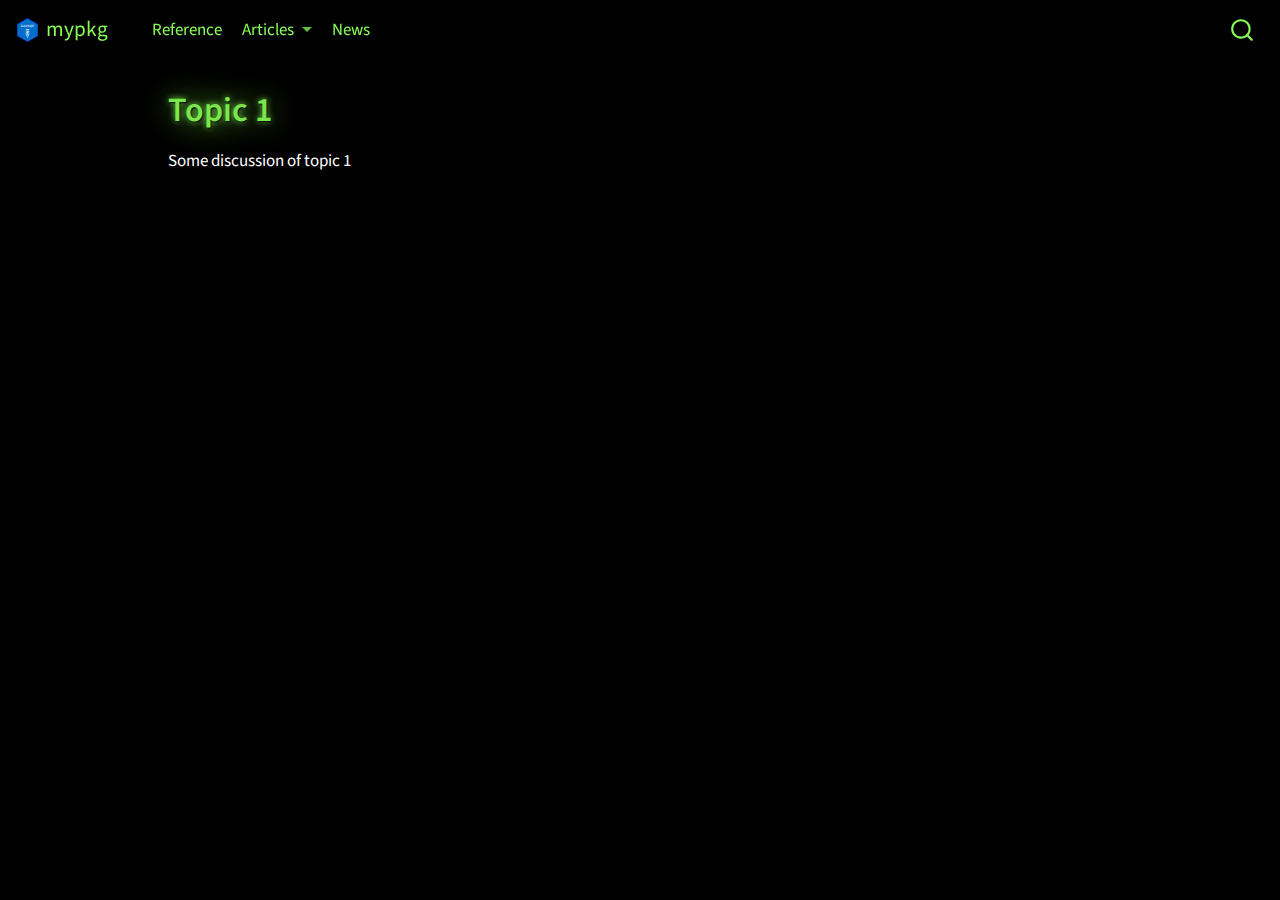
<file: docs/src/vignettes/topic1.html>
<!DOCTYPE html>
<html xmlns="http://www.w3.org/1999/xhtml" lang="en" xml:lang="en"><head>

<meta charset="utf-8">
<meta name="generator" content="quarto-1.3.353">

<meta name="viewport" content="width=device-width, initial-scale=1.0, user-scalable=yes">


<title>mypkg - Topic 1</title>
<style>
code{white-space: pre-wrap;}
span.smallcaps{font-variant: small-caps;}
div.columns{display: flex; gap: min(4vw, 1.5em);}
div.column{flex: auto; overflow-x: auto;}
div.hanging-indent{margin-left: 1.5em; text-indent: -1.5em;}
ul.task-list{list-style: none;}
ul.task-list li input[type="checkbox"] {
  width: 0.8em;
  margin: 0 0.8em 0.2em -1em; /* quarto-specific, see https://github.com/quarto-dev/quarto-cli/issues/4556 */ 
  vertical-align: middle;
}
</style>


<script src="../../site_libs/quarto-nav/quarto-nav.js"></script>
<script src="../../site_libs/quarto-nav/headroom.min.js"></script>
<script src="../../site_libs/clipboard/clipboard.min.js"></script>
<script src="../../site_libs/quarto-search/autocomplete.umd.js"></script>
<script src="../../site_libs/quarto-search/fuse.min.js"></script>
<script src="../../site_libs/quarto-search/quarto-search.js"></script>
<meta name="quarto:offset" content="../../">
<script src="../../site_libs/quarto-html/quarto.js"></script>
<script src="../../site_libs/quarto-html/popper.min.js"></script>
<script src="../../site_libs/quarto-html/tippy.umd.min.js"></script>
<script src="../../site_libs/quarto-html/anchor.min.js"></script>
<link href="../../site_libs/quarto-html/tippy.css" rel="stylesheet">
<link href="../../site_libs/quarto-html/quarto-syntax-highlighting-dark.css" rel="stylesheet" id="quarto-text-highlighting-styles">
<script src="../../site_libs/bootstrap/bootstrap.min.js"></script>
<link href="../../site_libs/bootstrap/bootstrap-icons.css" rel="stylesheet">
<link href="../../site_libs/bootstrap/bootstrap.min.css" rel="stylesheet" id="quarto-bootstrap" data-mode="dark">
<script id="quarto-search-options" type="application/json">{
  "location": "navbar",
  "copy-button": false,
  "collapse-after": 3,
  "panel-placement": "end",
  "type": "overlay",
  "limit": 20,
  "language": {
    "search-no-results-text": "No results",
    "search-matching-documents-text": "matching documents",
    "search-copy-link-title": "Copy link to search",
    "search-hide-matches-text": "Hide additional matches",
    "search-more-match-text": "more match in this document",
    "search-more-matches-text": "more matches in this document",
    "search-clear-button-title": "Clear",
    "search-detached-cancel-button-title": "Cancel",
    "search-submit-button-title": "Submit"
  }
}</script>


</head>

<body class="nav-fixed">

<div id="quarto-search-results"></div>
  <header id="quarto-header" class="headroom fixed-top">
    <nav class="navbar navbar-expand-lg navbar-dark ">
      <div class="navbar-container container-fluid">
      <div class="navbar-brand-container">
    <a href="../../index.html" class="navbar-brand navbar-brand-logo">
    <img src="../../images/logo.png" alt="" class="navbar-logo">
    </a>
    <a class="navbar-brand" href="../../index.html">
    <span class="navbar-title">mypkg</span>
    </a>
  </div>
            <div id="quarto-search" class="" title="Search"></div>
          <button class="navbar-toggler" type="button" data-bs-toggle="collapse" data-bs-target="#navbarCollapse" aria-controls="navbarCollapse" aria-expanded="false" aria-label="Toggle navigation" onclick="if (window.quartoToggleHeadroom) { window.quartoToggleHeadroom(); }">
  <span class="navbar-toggler-icon"></span>
</button>
          <div class="collapse navbar-collapse" id="navbarCollapse">
            <ul class="navbar-nav navbar-nav-scroll me-auto">
  <li class="nav-item">
    <a class="nav-link" href="../../reference/index.html" rel="" target="">
 <span class="menu-text">Reference</span></a>
  </li>  
  <li class="nav-item dropdown ">
    <a class="nav-link dropdown-toggle" href="#" id="nav-menu-articles" role="button" data-bs-toggle="dropdown" aria-expanded="false" rel="" target="">
 <span class="menu-text">Articles</span>
    </a>
    <ul class="dropdown-menu" aria-labelledby="nav-menu-articles">    
        <li>
    <a class="dropdown-item" href="../../articles/topic1.html" rel="" target="">
 <span class="dropdown-text">Topic 1</span></a>
  </li>  
        <li>
    <a class="dropdown-item" href="../../articles/topic2.html" rel="" target="">
 <span class="dropdown-text">Topic 2</span></a>
  </li>  
    </ul>
  </li>
  <li class="nav-item">
    <a class="nav-link" href="../../news.html" rel="" target="">
 <span class="menu-text">News</span></a>
  </li>  
</ul>
            <ul class="navbar-nav navbar-nav-scroll ms-auto">
</ul>
            <div class="quarto-navbar-tools">
</div>
          </div> <!-- /navcollapse -->
      </div> <!-- /container-fluid -->
    </nav>
</header>
<!-- content -->
<div id="quarto-content" class="quarto-container page-columns page-rows-contents page-layout-article page-navbar">
<!-- sidebar -->
<!-- margin-sidebar -->
    <div id="quarto-margin-sidebar" class="sidebar margin-sidebar">
        
    </div>
<!-- main -->
<main class="content" id="quarto-document-content">

<header id="title-block-header" class="quarto-title-block default">
<div class="quarto-title">
<h1 class="title">Topic 1</h1>
</div>



<div class="quarto-title-meta">

    
  
    
  </div>
  

</header>

<p>Some discussion of topic 1</p>



</main> <!-- /main -->
<script id="quarto-html-after-body" type="application/javascript">
window.document.addEventListener("DOMContentLoaded", function (event) {
  const toggleBodyColorMode = (bsSheetEl) => {
    const mode = bsSheetEl.getAttribute("data-mode");
    const bodyEl = window.document.querySelector("body");
    if (mode === "dark") {
      bodyEl.classList.add("quarto-dark");
      bodyEl.classList.remove("quarto-light");
    } else {
      bodyEl.classList.add("quarto-light");
      bodyEl.classList.remove("quarto-dark");
    }
  }
  const toggleBodyColorPrimary = () => {
    const bsSheetEl = window.document.querySelector("link#quarto-bootstrap");
    if (bsSheetEl) {
      toggleBodyColorMode(bsSheetEl);
    }
  }
  toggleBodyColorPrimary();  
  const icon = "";
  const anchorJS = new window.AnchorJS();
  anchorJS.options = {
    placement: 'right',
    icon: icon
  };
  anchorJS.add('.anchored');
  const isCodeAnnotation = (el) => {
    for (const clz of el.classList) {
      if (clz.startsWith('code-annotation-')) {                     
        return true;
      }
    }
    return false;
  }
  const clipboard = new window.ClipboardJS('.code-copy-button', {
    text: function(trigger) {
      const codeEl = trigger.previousElementSibling.cloneNode(true);
      for (const childEl of codeEl.children) {
        if (isCodeAnnotation(childEl)) {
          childEl.remove();
        }
      }
      return codeEl.innerText;
    }
  });
  clipboard.on('success', function(e) {
    // button target
    const button = e.trigger;
    // don't keep focus
    button.blur();
    // flash "checked"
    button.classList.add('code-copy-button-checked');
    var currentTitle = button.getAttribute("title");
    button.setAttribute("title", "Copied!");
    let tooltip;
    if (window.bootstrap) {
      button.setAttribute("data-bs-toggle", "tooltip");
      button.setAttribute("data-bs-placement", "left");
      button.setAttribute("data-bs-title", "Copied!");
      tooltip = new bootstrap.Tooltip(button, 
        { trigger: "manual", 
          customClass: "code-copy-button-tooltip",
          offset: [0, -8]});
      tooltip.show();    
    }
    setTimeout(function() {
      if (tooltip) {
        tooltip.hide();
        button.removeAttribute("data-bs-title");
        button.removeAttribute("data-bs-toggle");
        button.removeAttribute("data-bs-placement");
      }
      button.setAttribute("title", currentTitle);
      button.classList.remove('code-copy-button-checked');
    }, 1000);
    // clear code selection
    e.clearSelection();
  });
  function tippyHover(el, contentFn) {
    const config = {
      allowHTML: true,
      content: contentFn,
      maxWidth: 500,
      delay: 100,
      arrow: false,
      appendTo: function(el) {
          return el.parentElement;
      },
      interactive: true,
      interactiveBorder: 10,
      theme: 'quarto',
      placement: 'bottom-start'
    };
    window.tippy(el, config); 
  }
  const noterefs = window.document.querySelectorAll('a[role="doc-noteref"]');
  for (var i=0; i<noterefs.length; i++) {
    const ref = noterefs[i];
    tippyHover(ref, function() {
      // use id or data attribute instead here
      let href = ref.getAttribute('data-footnote-href') || ref.getAttribute('href');
      try { href = new URL(href).hash; } catch {}
      const id = href.replace(/^#\/?/, "");
      const note = window.document.getElementById(id);
      return note.innerHTML;
    });
  }
      let selectedAnnoteEl;
      const selectorForAnnotation = ( cell, annotation) => {
        let cellAttr = 'data-code-cell="' + cell + '"';
        let lineAttr = 'data-code-annotation="' +  annotation + '"';
        const selector = 'span[' + cellAttr + '][' + lineAttr + ']';
        return selector;
      }
      const selectCodeLines = (annoteEl) => {
        const doc = window.document;
        const targetCell = annoteEl.getAttribute("data-target-cell");
        const targetAnnotation = annoteEl.getAttribute("data-target-annotation");
        const annoteSpan = window.document.querySelector(selectorForAnnotation(targetCell, targetAnnotation));
        const lines = annoteSpan.getAttribute("data-code-lines").split(",");
        const lineIds = lines.map((line) => {
          return targetCell + "-" + line;
        })
        let top = null;
        let height = null;
        let parent = null;
        if (lineIds.length > 0) {
            //compute the position of the single el (top and bottom and make a div)
            const el = window.document.getElementById(lineIds[0]);
            top = el.offsetTop;
            height = el.offsetHeight;
            parent = el.parentElement.parentElement;
          if (lineIds.length > 1) {
            const lastEl = window.document.getElementById(lineIds[lineIds.length - 1]);
            const bottom = lastEl.offsetTop + lastEl.offsetHeight;
            height = bottom - top;
          }
          if (top !== null && height !== null && parent !== null) {
            // cook up a div (if necessary) and position it 
            let div = window.document.getElementById("code-annotation-line-highlight");
            if (div === null) {
              div = window.document.createElement("div");
              div.setAttribute("id", "code-annotation-line-highlight");
              div.style.position = 'absolute';
              parent.appendChild(div);
            }
            div.style.top = top - 2 + "px";
            div.style.height = height + 4 + "px";
            let gutterDiv = window.document.getElementById("code-annotation-line-highlight-gutter");
            if (gutterDiv === null) {
              gutterDiv = window.document.createElement("div");
              gutterDiv.setAttribute("id", "code-annotation-line-highlight-gutter");
              gutterDiv.style.position = 'absolute';
              const codeCell = window.document.getElementById(targetCell);
              const gutter = codeCell.querySelector('.code-annotation-gutter');
              gutter.appendChild(gutterDiv);
            }
            gutterDiv.style.top = top - 2 + "px";
            gutterDiv.style.height = height + 4 + "px";
          }
          selectedAnnoteEl = annoteEl;
        }
      };
      const unselectCodeLines = () => {
        const elementsIds = ["code-annotation-line-highlight", "code-annotation-line-highlight-gutter"];
        elementsIds.forEach((elId) => {
          const div = window.document.getElementById(elId);
          if (div) {
            div.remove();
          }
        });
        selectedAnnoteEl = undefined;
      };
      // Attach click handler to the DT
      const annoteDls = window.document.querySelectorAll('dt[data-target-cell]');
      for (const annoteDlNode of annoteDls) {
        annoteDlNode.addEventListener('click', (event) => {
          const clickedEl = event.target;
          if (clickedEl !== selectedAnnoteEl) {
            unselectCodeLines();
            const activeEl = window.document.querySelector('dt[data-target-cell].code-annotation-active');
            if (activeEl) {
              activeEl.classList.remove('code-annotation-active');
            }
            selectCodeLines(clickedEl);
            clickedEl.classList.add('code-annotation-active');
          } else {
            // Unselect the line
            unselectCodeLines();
            clickedEl.classList.remove('code-annotation-active');
          }
        });
      }
  const findCites = (el) => {
    const parentEl = el.parentElement;
    if (parentEl) {
      const cites = parentEl.dataset.cites;
      if (cites) {
        return {
          el,
          cites: cites.split(' ')
        };
      } else {
        return findCites(el.parentElement)
      }
    } else {
      return undefined;
    }
  };
  var bibliorefs = window.document.querySelectorAll('a[role="doc-biblioref"]');
  for (var i=0; i<bibliorefs.length; i++) {
    const ref = bibliorefs[i];
    const citeInfo = findCites(ref);
    if (citeInfo) {
      tippyHover(citeInfo.el, function() {
        var popup = window.document.createElement('div');
        citeInfo.cites.forEach(function(cite) {
          var citeDiv = window.document.createElement('div');
          citeDiv.classList.add('hanging-indent');
          citeDiv.classList.add('csl-entry');
          var biblioDiv = window.document.getElementById('ref-' + cite);
          if (biblioDiv) {
            citeDiv.innerHTML = biblioDiv.innerHTML;
          }
          popup.appendChild(citeDiv);
        });
        return popup.innerHTML;
      });
    }
  }
});
</script>
</div> <!-- /content -->



</body></html>
</file>
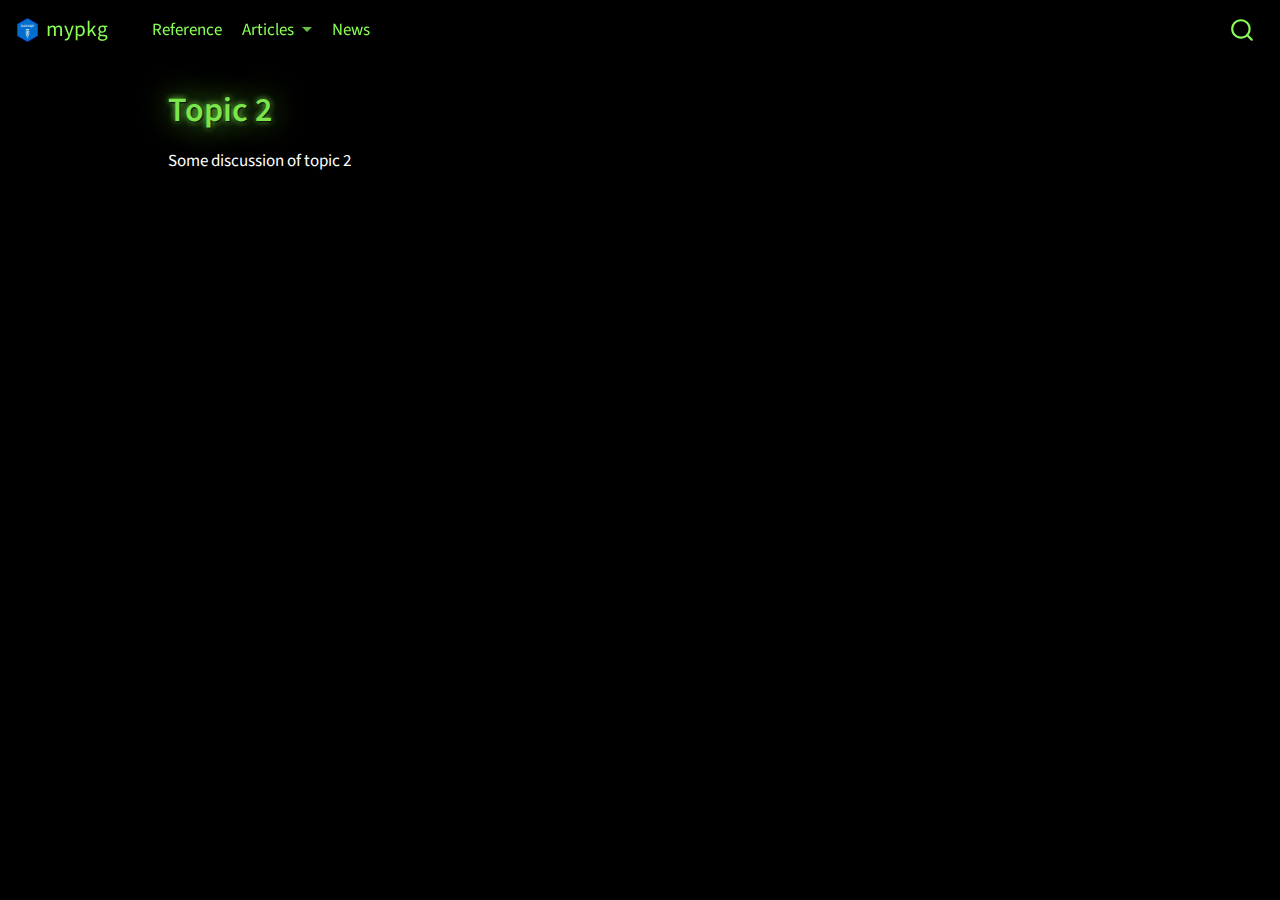
<file: docs/src/vignettes/topic2.html>
<!DOCTYPE html>
<html xmlns="http://www.w3.org/1999/xhtml" lang="en" xml:lang="en"><head>

<meta charset="utf-8">
<meta name="generator" content="quarto-1.3.353">

<meta name="viewport" content="width=device-width, initial-scale=1.0, user-scalable=yes">


<title>mypkg - Topic 2</title>
<style>
code{white-space: pre-wrap;}
span.smallcaps{font-variant: small-caps;}
div.columns{display: flex; gap: min(4vw, 1.5em);}
div.column{flex: auto; overflow-x: auto;}
div.hanging-indent{margin-left: 1.5em; text-indent: -1.5em;}
ul.task-list{list-style: none;}
ul.task-list li input[type="checkbox"] {
  width: 0.8em;
  margin: 0 0.8em 0.2em -1em; /* quarto-specific, see https://github.com/quarto-dev/quarto-cli/issues/4556 */ 
  vertical-align: middle;
}
</style>


<script src="../../site_libs/quarto-nav/quarto-nav.js"></script>
<script src="../../site_libs/quarto-nav/headroom.min.js"></script>
<script src="../../site_libs/clipboard/clipboard.min.js"></script>
<script src="../../site_libs/quarto-search/autocomplete.umd.js"></script>
<script src="../../site_libs/quarto-search/fuse.min.js"></script>
<script src="../../site_libs/quarto-search/quarto-search.js"></script>
<meta name="quarto:offset" content="../../">
<script src="../../site_libs/quarto-html/quarto.js"></script>
<script src="../../site_libs/quarto-html/popper.min.js"></script>
<script src="../../site_libs/quarto-html/tippy.umd.min.js"></script>
<script src="../../site_libs/quarto-html/anchor.min.js"></script>
<link href="../../site_libs/quarto-html/tippy.css" rel="stylesheet">
<link href="../../site_libs/quarto-html/quarto-syntax-highlighting-dark.css" rel="stylesheet" id="quarto-text-highlighting-styles">
<script src="../../site_libs/bootstrap/bootstrap.min.js"></script>
<link href="../../site_libs/bootstrap/bootstrap-icons.css" rel="stylesheet">
<link href="../../site_libs/bootstrap/bootstrap.min.css" rel="stylesheet" id="quarto-bootstrap" data-mode="dark">
<script id="quarto-search-options" type="application/json">{
  "location": "navbar",
  "copy-button": false,
  "collapse-after": 3,
  "panel-placement": "end",
  "type": "overlay",
  "limit": 20,
  "language": {
    "search-no-results-text": "No results",
    "search-matching-documents-text": "matching documents",
    "search-copy-link-title": "Copy link to search",
    "search-hide-matches-text": "Hide additional matches",
    "search-more-match-text": "more match in this document",
    "search-more-matches-text": "more matches in this document",
    "search-clear-button-title": "Clear",
    "search-detached-cancel-button-title": "Cancel",
    "search-submit-button-title": "Submit"
  }
}</script>


</head>

<body class="nav-fixed">

<div id="quarto-search-results"></div>
  <header id="quarto-header" class="headroom fixed-top">
    <nav class="navbar navbar-expand-lg navbar-dark ">
      <div class="navbar-container container-fluid">
      <div class="navbar-brand-container">
    <a href="../../index.html" class="navbar-brand navbar-brand-logo">
    <img src="../../images/logo.png" alt="" class="navbar-logo">
    </a>
    <a class="navbar-brand" href="../../index.html">
    <span class="navbar-title">mypkg</span>
    </a>
  </div>
            <div id="quarto-search" class="" title="Search"></div>
          <button class="navbar-toggler" type="button" data-bs-toggle="collapse" data-bs-target="#navbarCollapse" aria-controls="navbarCollapse" aria-expanded="false" aria-label="Toggle navigation" onclick="if (window.quartoToggleHeadroom) { window.quartoToggleHeadroom(); }">
  <span class="navbar-toggler-icon"></span>
</button>
          <div class="collapse navbar-collapse" id="navbarCollapse">
            <ul class="navbar-nav navbar-nav-scroll me-auto">
  <li class="nav-item">
    <a class="nav-link" href="../../reference/index.html" rel="" target="">
 <span class="menu-text">Reference</span></a>
  </li>  
  <li class="nav-item dropdown ">
    <a class="nav-link dropdown-toggle" href="#" id="nav-menu-articles" role="button" data-bs-toggle="dropdown" aria-expanded="false" rel="" target="">
 <span class="menu-text">Articles</span>
    </a>
    <ul class="dropdown-menu" aria-labelledby="nav-menu-articles">    
        <li>
    <a class="dropdown-item" href="../../articles/topic1.html" rel="" target="">
 <span class="dropdown-text">Topic 1</span></a>
  </li>  
        <li>
    <a class="dropdown-item" href="../../articles/topic2.html" rel="" target="">
 <span class="dropdown-text">Topic 2</span></a>
  </li>  
    </ul>
  </li>
  <li class="nav-item">
    <a class="nav-link" href="../../news.html" rel="" target="">
 <span class="menu-text">News</span></a>
  </li>  
</ul>
            <ul class="navbar-nav navbar-nav-scroll ms-auto">
</ul>
            <div class="quarto-navbar-tools">
</div>
          </div> <!-- /navcollapse -->
      </div> <!-- /container-fluid -->
    </nav>
</header>
<!-- content -->
<div id="quarto-content" class="quarto-container page-columns page-rows-contents page-layout-article page-navbar">
<!-- sidebar -->
<!-- margin-sidebar -->
    <div id="quarto-margin-sidebar" class="sidebar margin-sidebar">
        
    </div>
<!-- main -->
<main class="content" id="quarto-document-content">

<header id="title-block-header" class="quarto-title-block default">
<div class="quarto-title">
<h1 class="title">Topic 2</h1>
</div>



<div class="quarto-title-meta">

    
  
    
  </div>
  

</header>

<p>Some discussion of topic 2</p>



</main> <!-- /main -->
<script id="quarto-html-after-body" type="application/javascript">
window.document.addEventListener("DOMContentLoaded", function (event) {
  const toggleBodyColorMode = (bsSheetEl) => {
    const mode = bsSheetEl.getAttribute("data-mode");
    const bodyEl = window.document.querySelector("body");
    if (mode === "dark") {
      bodyEl.classList.add("quarto-dark");
      bodyEl.classList.remove("quarto-light");
    } else {
      bodyEl.classList.add("quarto-light");
      bodyEl.classList.remove("quarto-dark");
    }
  }
  const toggleBodyColorPrimary = () => {
    const bsSheetEl = window.document.querySelector("link#quarto-bootstrap");
    if (bsSheetEl) {
      toggleBodyColorMode(bsSheetEl);
    }
  }
  toggleBodyColorPrimary();  
  const icon = "";
  const anchorJS = new window.AnchorJS();
  anchorJS.options = {
    placement: 'right',
    icon: icon
  };
  anchorJS.add('.anchored');
  const isCodeAnnotation = (el) => {
    for (const clz of el.classList) {
      if (clz.startsWith('code-annotation-')) {                     
        return true;
      }
    }
    return false;
  }
  const clipboard = new window.ClipboardJS('.code-copy-button', {
    text: function(trigger) {
      const codeEl = trigger.previousElementSibling.cloneNode(true);
      for (const childEl of codeEl.children) {
        if (isCodeAnnotation(childEl)) {
          childEl.remove();
        }
      }
      return codeEl.innerText;
    }
  });
  clipboard.on('success', function(e) {
    // button target
    const button = e.trigger;
    // don't keep focus
    button.blur();
    // flash "checked"
    button.classList.add('code-copy-button-checked');
    var currentTitle = button.getAttribute("title");
    button.setAttribute("title", "Copied!");
    let tooltip;
    if (window.bootstrap) {
      button.setAttribute("data-bs-toggle", "tooltip");
      button.setAttribute("data-bs-placement", "left");
      button.setAttribute("data-bs-title", "Copied!");
      tooltip = new bootstrap.Tooltip(button, 
        { trigger: "manual", 
          customClass: "code-copy-button-tooltip",
          offset: [0, -8]});
      tooltip.show();    
    }
    setTimeout(function() {
      if (tooltip) {
        tooltip.hide();
        button.removeAttribute("data-bs-title");
        button.removeAttribute("data-bs-toggle");
        button.removeAttribute("data-bs-placement");
      }
      button.setAttribute("title", currentTitle);
      button.classList.remove('code-copy-button-checked');
    }, 1000);
    // clear code selection
    e.clearSelection();
  });
  function tippyHover(el, contentFn) {
    const config = {
      allowHTML: true,
      content: contentFn,
      maxWidth: 500,
      delay: 100,
      arrow: false,
      appendTo: function(el) {
          return el.parentElement;
      },
      interactive: true,
      interactiveBorder: 10,
      theme: 'quarto',
      placement: 'bottom-start'
    };
    window.tippy(el, config); 
  }
  const noterefs = window.document.querySelectorAll('a[role="doc-noteref"]');
  for (var i=0; i<noterefs.length; i++) {
    const ref = noterefs[i];
    tippyHover(ref, function() {
      // use id or data attribute instead here
      let href = ref.getAttribute('data-footnote-href') || ref.getAttribute('href');
      try { href = new URL(href).hash; } catch {}
      const id = href.replace(/^#\/?/, "");
      const note = window.document.getElementById(id);
      return note.innerHTML;
    });
  }
      let selectedAnnoteEl;
      const selectorForAnnotation = ( cell, annotation) => {
        let cellAttr = 'data-code-cell="' + cell + '"';
        let lineAttr = 'data-code-annotation="' +  annotation + '"';
        const selector = 'span[' + cellAttr + '][' + lineAttr + ']';
        return selector;
      }
      const selectCodeLines = (annoteEl) => {
        const doc = window.document;
        const targetCell = annoteEl.getAttribute("data-target-cell");
        const targetAnnotation = annoteEl.getAttribute("data-target-annotation");
        const annoteSpan = window.document.querySelector(selectorForAnnotation(targetCell, targetAnnotation));
        const lines = annoteSpan.getAttribute("data-code-lines").split(",");
        const lineIds = lines.map((line) => {
          return targetCell + "-" + line;
        })
        let top = null;
        let height = null;
        let parent = null;
        if (lineIds.length > 0) {
            //compute the position of the single el (top and bottom and make a div)
            const el = window.document.getElementById(lineIds[0]);
            top = el.offsetTop;
            height = el.offsetHeight;
            parent = el.parentElement.parentElement;
          if (lineIds.length > 1) {
            const lastEl = window.document.getElementById(lineIds[lineIds.length - 1]);
            const bottom = lastEl.offsetTop + lastEl.offsetHeight;
            height = bottom - top;
          }
          if (top !== null && height !== null && parent !== null) {
            // cook up a div (if necessary) and position it 
            let div = window.document.getElementById("code-annotation-line-highlight");
            if (div === null) {
              div = window.document.createElement("div");
              div.setAttribute("id", "code-annotation-line-highlight");
              div.style.position = 'absolute';
              parent.appendChild(div);
            }
            div.style.top = top - 2 + "px";
            div.style.height = height + 4 + "px";
            let gutterDiv = window.document.getElementById("code-annotation-line-highlight-gutter");
            if (gutterDiv === null) {
              gutterDiv = window.document.createElement("div");
              gutterDiv.setAttribute("id", "code-annotation-line-highlight-gutter");
              gutterDiv.style.position = 'absolute';
              const codeCell = window.document.getElementById(targetCell);
              const gutter = codeCell.querySelector('.code-annotation-gutter');
              gutter.appendChild(gutterDiv);
            }
            gutterDiv.style.top = top - 2 + "px";
            gutterDiv.style.height = height + 4 + "px";
          }
          selectedAnnoteEl = annoteEl;
        }
      };
      const unselectCodeLines = () => {
        const elementsIds = ["code-annotation-line-highlight", "code-annotation-line-highlight-gutter"];
        elementsIds.forEach((elId) => {
          const div = window.document.getElementById(elId);
          if (div) {
            div.remove();
          }
        });
        selectedAnnoteEl = undefined;
      };
      // Attach click handler to the DT
      const annoteDls = window.document.querySelectorAll('dt[data-target-cell]');
      for (const annoteDlNode of annoteDls) {
        annoteDlNode.addEventListener('click', (event) => {
          const clickedEl = event.target;
          if (clickedEl !== selectedAnnoteEl) {
            unselectCodeLines();
            const activeEl = window.document.querySelector('dt[data-target-cell].code-annotation-active');
            if (activeEl) {
              activeEl.classList.remove('code-annotation-active');
            }
            selectCodeLines(clickedEl);
            clickedEl.classList.add('code-annotation-active');
          } else {
            // Unselect the line
            unselectCodeLines();
            clickedEl.classList.remove('code-annotation-active');
          }
        });
      }
  const findCites = (el) => {
    const parentEl = el.parentElement;
    if (parentEl) {
      const cites = parentEl.dataset.cites;
      if (cites) {
        return {
          el,
          cites: cites.split(' ')
        };
      } else {
        return findCites(el.parentElement)
      }
    } else {
      return undefined;
    }
  };
  var bibliorefs = window.document.querySelectorAll('a[role="doc-biblioref"]');
  for (var i=0; i<bibliorefs.length; i++) {
    const ref = bibliorefs[i];
    const citeInfo = findCites(ref);
    if (citeInfo) {
      tippyHover(citeInfo.el, function() {
        var popup = window.document.createElement('div');
        citeInfo.cites.forEach(function(cite) {
          var citeDiv = window.document.createElement('div');
          citeDiv.classList.add('hanging-indent');
          citeDiv.classList.add('csl-entry');
          var biblioDiv = window.document.getElementById('ref-' + cite);
          if (biblioDiv) {
            citeDiv.innerHTML = biblioDiv.innerHTML;
          }
          popup.appendChild(citeDiv);
        });
        return popup.innerHTML;
      });
    }
  }
});
</script>
</div> <!-- /content -->



</body></html>
</file>
<file: docs/site_libs/quarto-html/tippy.css>
.tippy-box[data-animation=fade][data-state=hidden]{opacity:0}[data-tippy-root]{max-width:calc(100vw - 10px)}.tippy-box{position:relative;background-color:#333;color:#fff;border-radius:4px;font-size:14px;line-height:1.4;white-space:normal;outline:0;transition-property:transform,visibility,opacity}.tippy-box[data-placement^=top]>.tippy-arrow{bottom:0}.tippy-box[data-placement^=top]>.tippy-arrow:before{bottom:-7px;left:0;border-width:8px 8px 0;border-top-color:initial;transform-origin:center top}.tippy-box[data-placement^=bottom]>.tippy-arrow{top:0}.tippy-box[data-placement^=bottom]>.tippy-arrow:before{top:-7px;left:0;border-width:0 8px 8px;border-bottom-color:initial;transform-origin:center bottom}.tippy-box[data-placement^=left]>.tippy-arrow{right:0}.tippy-box[data-placement^=left]>.tippy-arrow:before{border-width:8px 0 8px 8px;border-left-color:initial;right:-7px;transform-origin:center left}.tippy-box[data-placement^=right]>.tippy-arrow{left:0}.tippy-box[data-placement^=right]>.tippy-arrow:before{left:-7px;border-width:8px 8px 8px 0;border-right-color:initial;transform-origin:center right}.tippy-box[data-inertia][data-state=visible]{transition-timing-function:cubic-bezier(.54,1.5,.38,1.11)}.tippy-arrow{width:16px;height:16px;color:#333}.tippy-arrow:before{content:"";position:absolute;border-color:transparent;border-style:solid}.tippy-content{position:relative;padding:5px 9px;z-index:1}
</file>
<file: docs/site_libs/quarto-html/quarto-syntax-highlighting-dark.css>
/* quarto syntax highlight colors */
:root {
  --quarto-hl-al-color: #f07178;
  --quarto-hl-an-color: #d4d0ab;
  --quarto-hl-at-color: #00e0e0;
  --quarto-hl-bn-color: #d4d0ab;
  --quarto-hl-bu-color: #abe338;
  --quarto-hl-ch-color: #abe338;
  --quarto-hl-co-color: #f8f8f2;
  --quarto-hl-cv-color: #ffd700;
  --quarto-hl-cn-color: #ffd700;
  --quarto-hl-cf-color: #ffa07a;
  --quarto-hl-dt-color: #ffa07a;
  --quarto-hl-dv-color: #d4d0ab;
  --quarto-hl-do-color: #f8f8f2;
  --quarto-hl-er-color: #f07178;
  --quarto-hl-ex-color: #00e0e0;
  --quarto-hl-fl-color: #d4d0ab;
  --quarto-hl-fu-color: #ffa07a;
  --quarto-hl-im-color: #abe338;
  --quarto-hl-in-color: #d4d0ab;
  --quarto-hl-kw-color: #ffa07a;
  --quarto-hl-op-color: #ffa07a;
  --quarto-hl-ot-color: #00e0e0;
  --quarto-hl-pp-color: #dcc6e0;
  --quarto-hl-re-color: #00e0e0;
  --quarto-hl-sc-color: #abe338;
  --quarto-hl-ss-color: #abe338;
  --quarto-hl-st-color: #abe338;
  --quarto-hl-va-color: #00e0e0;
  --quarto-hl-vs-color: #abe338;
  --quarto-hl-wa-color: #dcc6e0;
}

/* other quarto variables */
:root {
  --quarto-font-monospace: SFMono-Regular, Menlo, Monaco, Consolas, "Liberation Mono", "Courier New", monospace;
}

code span.al {
  background-color: #2a0f15;
  font-weight: bold;
  color: #f07178;
}

code span.an {
  color: #d4d0ab;
}

code span.at {
  color: #00e0e0;
}

code span.bn {
  color: #d4d0ab;
}

code span.bu {
  color: #abe338;
}

code span.ch {
  color: #abe338;
}

code span.co {
  font-style: italic;
  color: #f8f8f2;
}

code span.cv {
  color: #ffd700;
}

code span.cn {
  color: #ffd700;
}

code span.cf {
  font-weight: bold;
  color: #ffa07a;
}

code span.dt {
  color: #ffa07a;
}

code span.dv {
  color: #d4d0ab;
}

code span.do {
  color: #f8f8f2;
}

code span.er {
  color: #f07178;
  text-decoration: underline;
}

code span.ex {
  font-weight: bold;
  color: #00e0e0;
}

code span.fl {
  color: #d4d0ab;
}

code span.fu {
  color: #ffa07a;
}

code span.im {
  color: #abe338;
}

code span.in {
  color: #d4d0ab;
}

code span.kw {
  font-weight: bold;
  color: #ffa07a;
}

pre > code.sourceCode > span {
  color: #f8f8f2;
}

code span {
  color: #f8f8f2;
}

code.sourceCode > span {
  color: #f8f8f2;
}

div.sourceCode,
div.sourceCode pre.sourceCode {
  color: #f8f8f2;
}

code span.op {
  color: #ffa07a;
}

code span.ot {
  color: #00e0e0;
}

code span.pp {
  color: #dcc6e0;
}

code span.re {
  background-color: #f8f8f2;
  color: #00e0e0;
}

code span.sc {
  color: #abe338;
}

code span.ss {
  color: #abe338;
}

code span.st {
  color: #abe338;
}

code span.va {
  color: #00e0e0;
}

code span.vs {
  color: #abe338;
}

code span.wa {
  color: #dcc6e0;
}

.prevent-inlining {
  content: "</";
}

/*# sourceMappingURL=935a306eefa94366c21e1a970dddb765.css.map */
</file>
